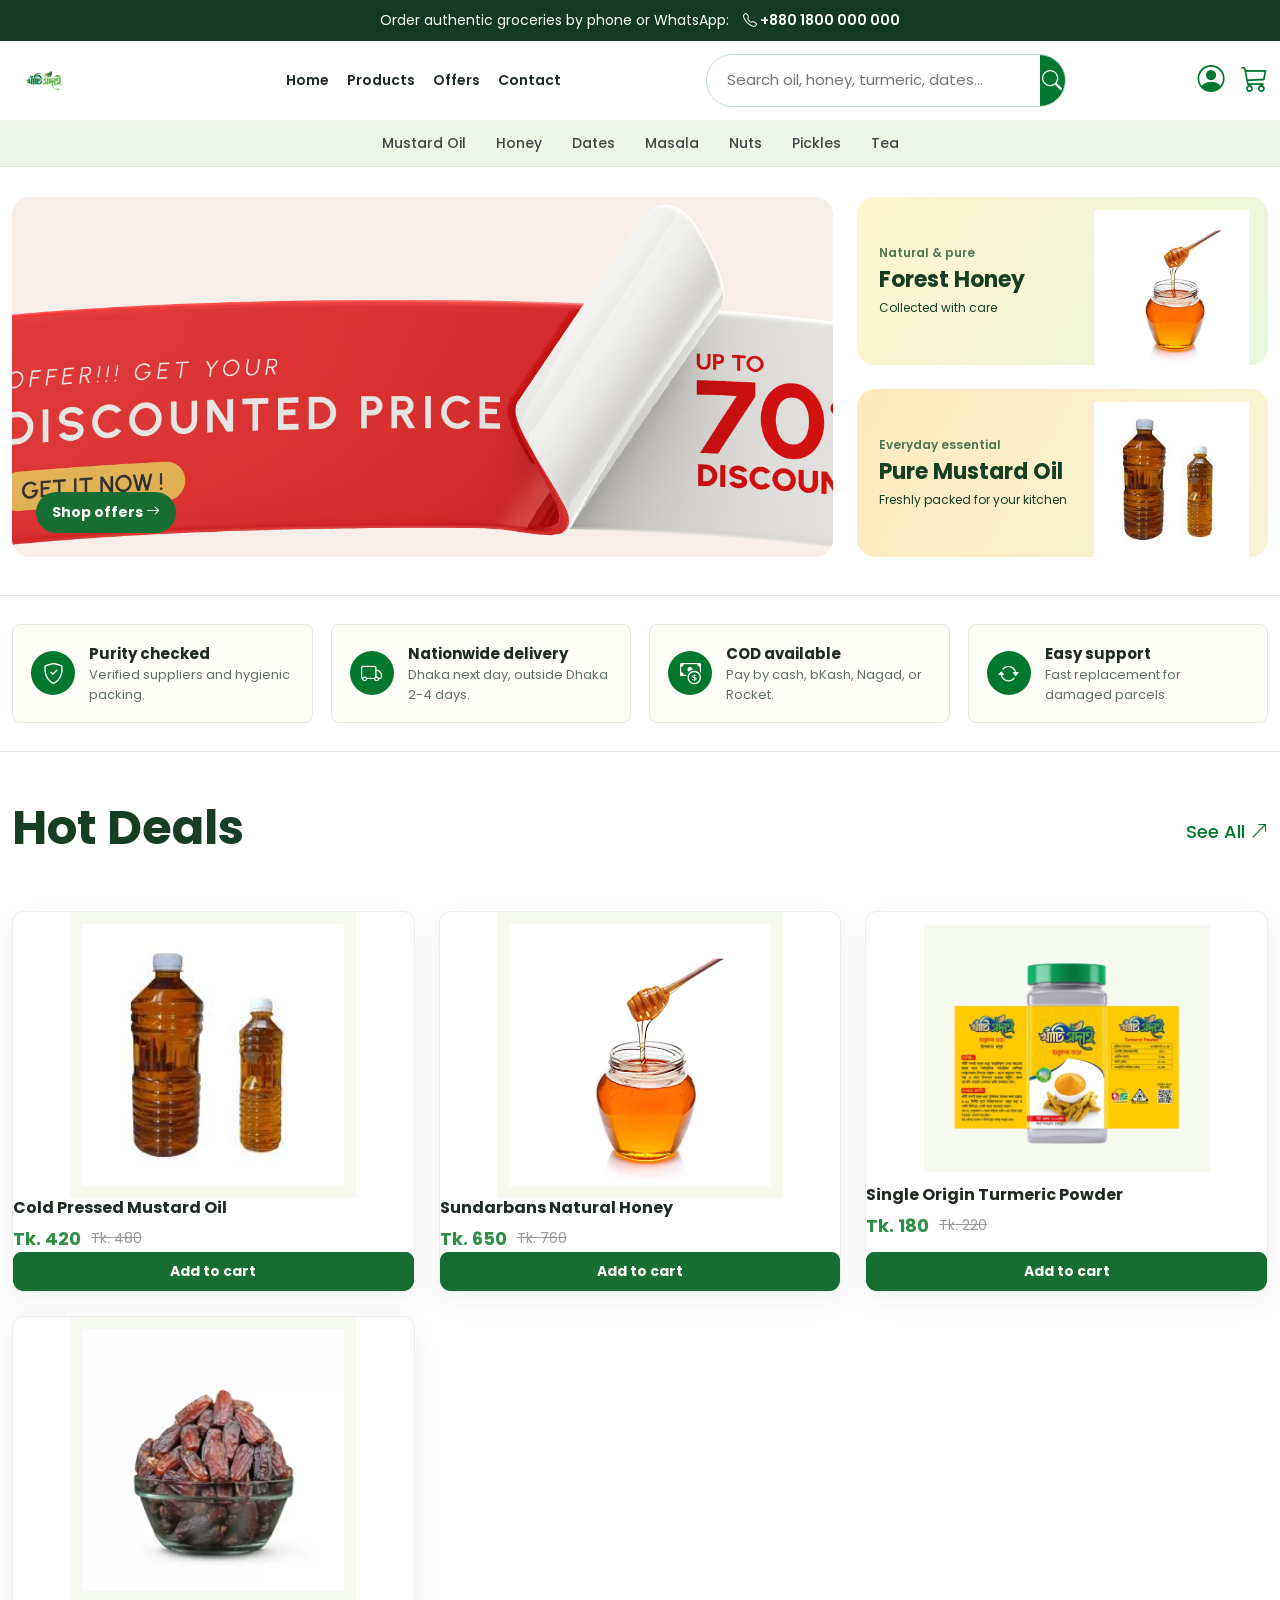
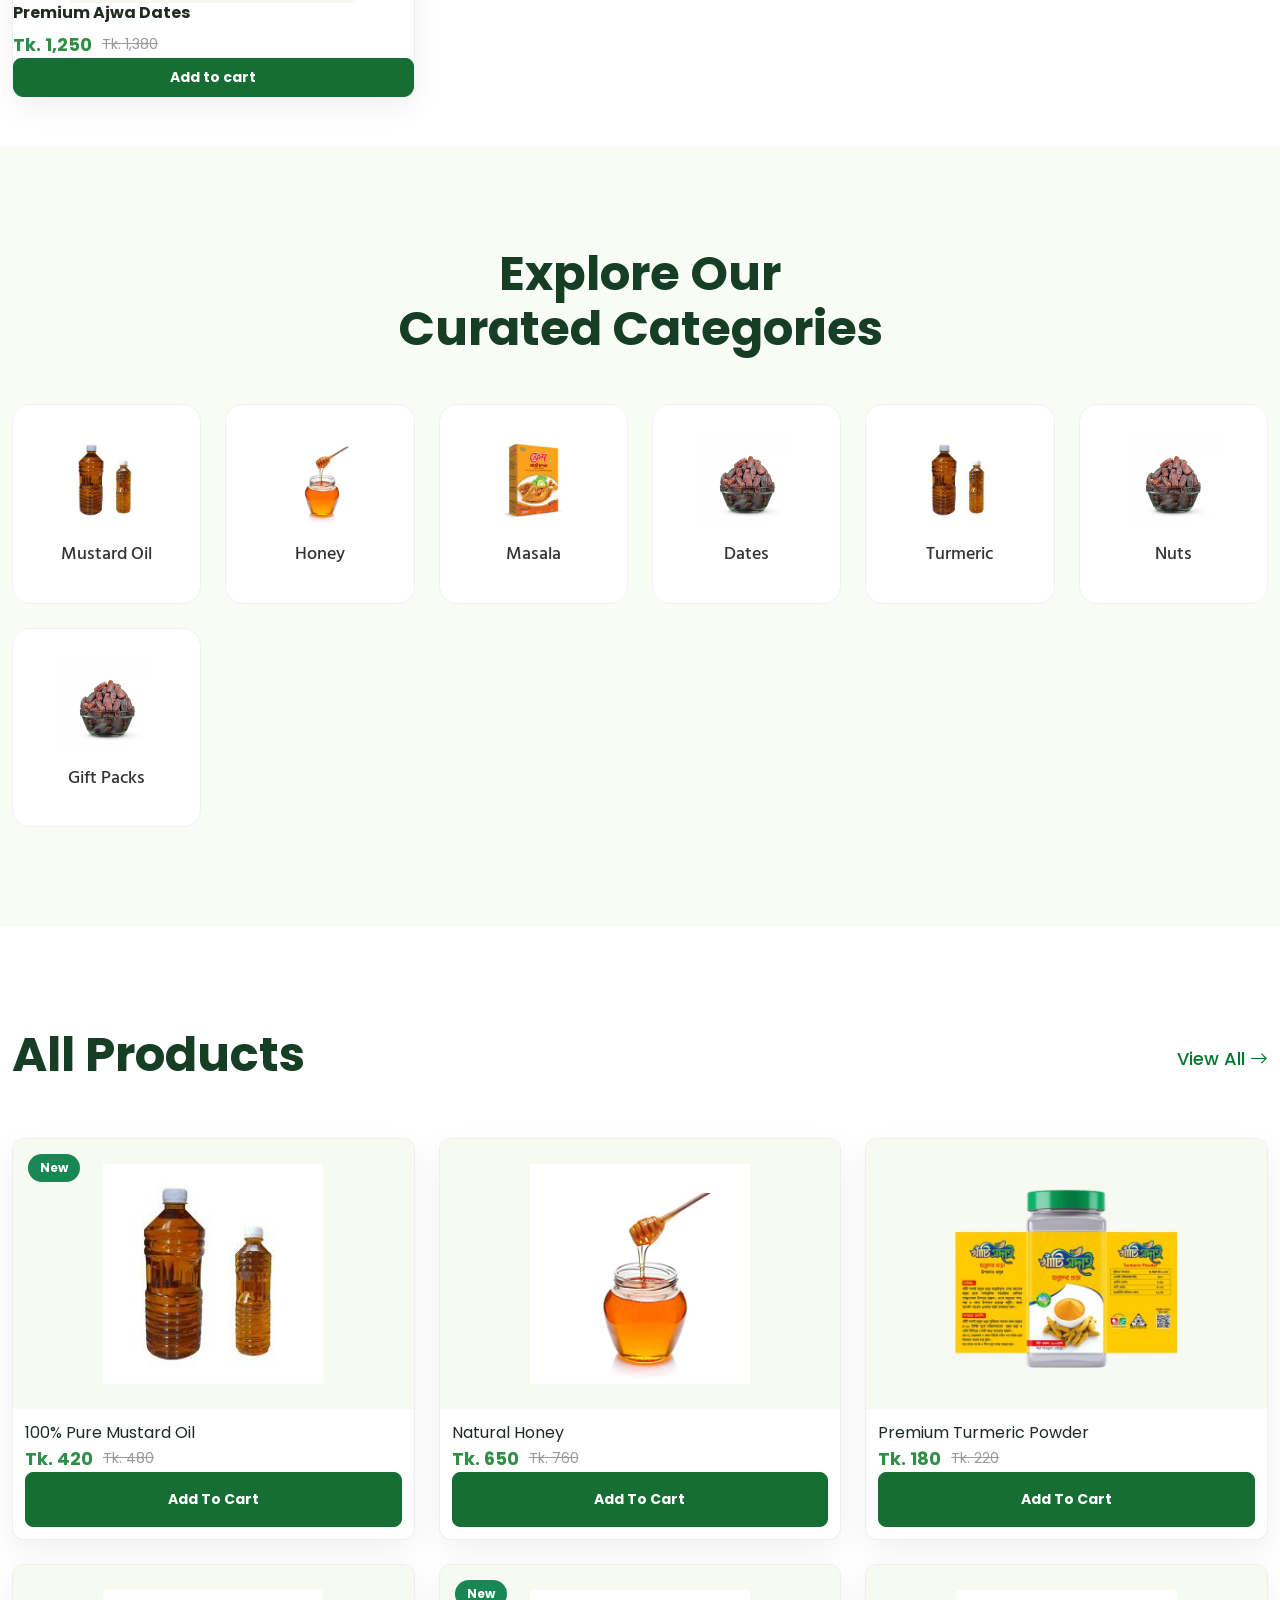
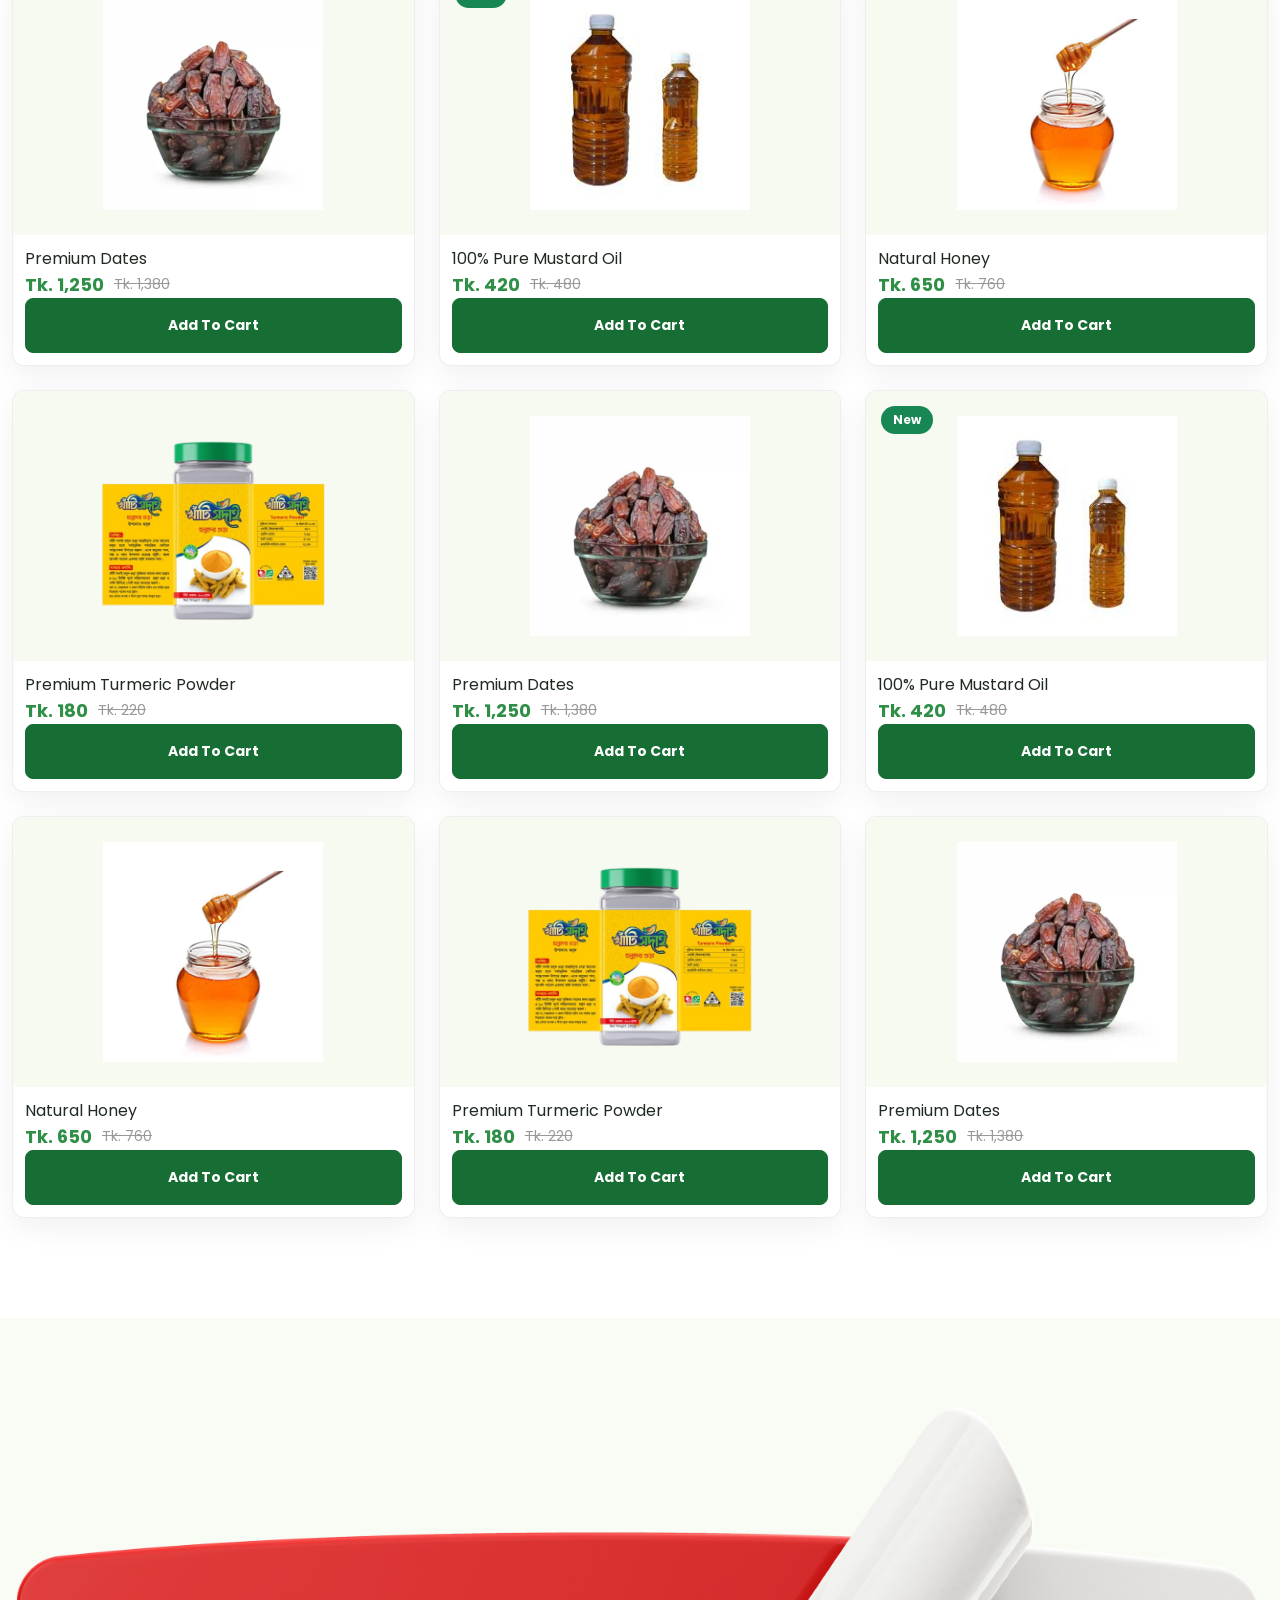
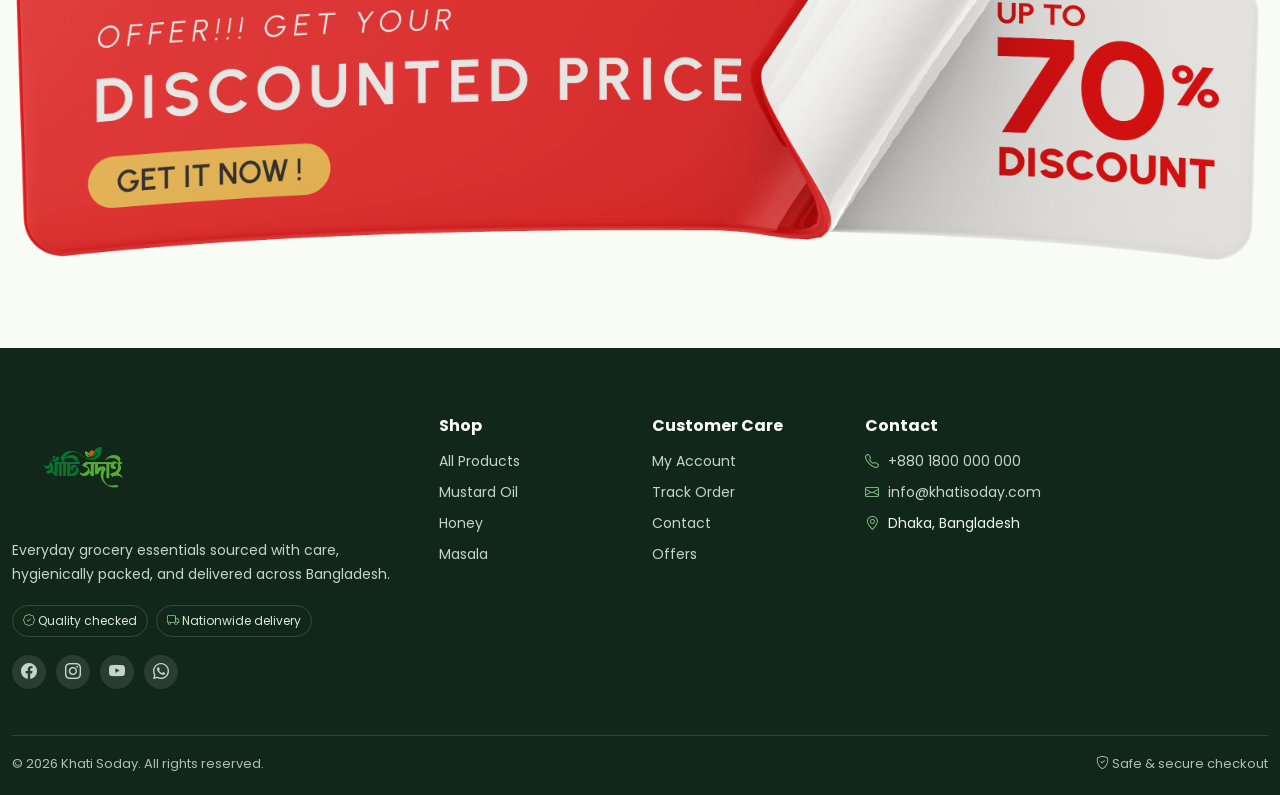
<file: index.html>
﻿<!DOCTYPE html>
<html lang="en">

<head>

    <!-- Meta -->

    <meta charset="UTF-8">

    <meta name="viewport" content="width=device-width, initial-scale=1.0">

    <title>Khati Soday</title>

    <!-- Google Fonts -->

    <link rel="preconnect" href="https://fonts.googleapis.com">

    <link rel="preconnect" href="https://fonts.gstatic.com" crossorigin>

    <link href="https://fonts.googleapis.com/css2?family=Poppins:wght@300;400;500;600;700&family=Hind+Siliguri:wght@400;500;600;700&display=swap" rel="stylesheet">

    <!-- Bootstrap -->

    <link href="https://cdn.jsdelivr.net/npm/bootstrap@5.3.3/dist/css/bootstrap.min.css" rel="stylesheet">

    <!-- Bootstrap Icons -->

    <link rel="stylesheet"
        href="https://cdn.jsdelivr.net/npm/bootstrap-icons@1.11.3/font/bootstrap-icons.min.css">

    <!-- CSS -->

    <link rel="stylesheet" href="css/style.css">

</head>

<body>
    <!--==========================
        Top Header
===========================-->

<section class="top-header">

    <div class="container">

        <p>

            আমাদের যে কোনো পণ্য অর্ডার করতে কল বা WhatsApp করুন:
            <span>

                <i class="bi bi-telephone"></i>

                +880 1800 000 000

            </span>

        </p>

</section>

<header class="main-header">

    <div class="container">

        <!-- Mobile Top Row -->
        <div class="mobile-top d-lg-none">

            <button class="navbar-toggler"
                    type="button"
                    data-bs-toggle="collapse"
                    data-bs-target="#menu">

                <span class="navbar-toggler-icon"></span>

            </button>

            <a href="index.html">

                <img src="images/logo.png"
                     class="logo"
                     alt="Khati Soday">

            </a>

        </div>

        <!-- Desktop Header -->
        <div class="row align-items-center desktop-header">

            <!-- Logo -->
            <div class="col-lg-2 d-none d-lg-block">

                <a href="index.html">
                    <img src="images/logo.png"
                         class="logo"
                         alt="Khati Soday">
                </a>

            </div>

            <!-- Search -->
            <div class="col-lg-6">

                <div class="search-box">

                    <input type="text"
                           placeholder="Enter your keywords...">

                    <button>

                        <i class="bi bi-search"></i>

                    </button>

                </div>

            </div>

            <!-- Account -->
            <div class="col-lg-4">

                <div class="header-right">

                    <a href="profile.html">

                        <i class="bi bi-person-circle"></i>

                        <div>

                            <small>Account</small>

                            <span>My Profile</span>

                        </div>

                    </a>

                    <a href="cart.html">

                        <i class="bi bi-cart3"></i>

                        <div>

                            <small>Cart (02)</small>

                            <span>Shopping Cart</span>

                        </div>

                    </a>

                </div>

            </div>

        </div>

    </div>

</header>

<nav class="navbar navbar-expand-lg navbar-light">

    <div class="container">

        <button class="navbar-toggler"
            data-bs-toggle="collapse"
            data-bs-target="#menu">

            <span class="navbar-toggler-icon"></span>

        </button>

        <div class="collapse navbar-collapse"
            id="menu">

            <ul class="navbar-nav mx-auto">

                <li class="nav-item">

                    <a class="nav-link active"
                        href="index.html">

                        Home

                    </a>

                </li>

                <li class="nav-item">

                    <a class="nav-link"
                        href="products.html">

                        SARISHA OIL (সরিষার তেল)

                    </a>

                </li>

                <li class="nav-item">

                    <a class="nav-link"
                        href="products.html">

                        HONEY (মধু)

                    </a>

                </li>

                <li class="nav-item">

                    <a class="nav-link"
                        href="products.html">

                        MASALA (মসলা)

                    </a>

                </li>

                <li class="nav-item">

                    <a class="nav-link"
                        href="products.html">

                        খেজুর

                    </a>

                </li>

            </ul><div class="header-right">

        </div>

    </div>

</nav>

<section class="hero marketplace-hero">

    <div class="container">

        <div class="marketplace-hero-grid">

            <a class="hero-main-promo" href="products.html#offers" aria-label="View current offers">
                <img src="images/offer-banner.png" alt="Discounted grocery offers">
                <span class="hero-promo-action">Shop offers <i class="bi bi-arrow-right"></i></span>
            </a>

            <div class="hero-side-promos">
                <a class="hero-side-promo hero-side-promo-honey" href="products.html#honey">
                    <div>
                        <span>Natural &amp; pure</span>
                        <strong>Forest Honey</strong>
                        <small>Collected with care</small>
                    </div>
                    <img src="images/products/honey.png" alt="Natural honey">
                </a>
                <a class="hero-side-promo hero-side-promo-oil" href="products.html#mustard-oil">
                    <div>
                        <span>Everyday essential</span>
                        <strong>Pure Mustard Oil</strong>
                        <small>Freshly packed for your kitchen</small>
                    </div>
                    <img src="images/products/oil.png" alt="Pure mustard oil">
                </a>
            </div>

        </div>

    </div>

</section>

<!-- ==========================================
            Hot Deals Start
=========================================== -->

<section class="hot-deals py-5">

    <div class="container">

        <!-- Section Heading -->

        <div class="d-flex justify-content-between align-items-center mb-5">

            <h2 class="section-title">

                Hot Deals

            </h2>

            <a href="products.html" class="see-all">

                See All

                <i class="bi bi-arrow-up-right"></i>

            </a>

        </div>

        <div class="row g-4 product-grid">

            <!-- Product 1 -->

            <div class="col-lg-4 col-4">

                <div class="product-card">

                    <img src="images/products/oil.png"
                        class="product-image"
                        alt="Mustard Oil">

                    <h6>

                        খাঁটি সরিষার তেল | Pure Mustard Oil

                    </h6>

                    <div class="price">

                        <span class="new-price">

                            Tk. 420

                        </span>

                        <span class="old-price">

                            Tk. 480

                        </span>

                    </div>

                    <a href="product-details.html"
                        class="btn add-cart-btn">

                        Add to cart

                    </a>

                </div>

            </div>

            <!-- Product 2 -->

            <div class="col-lg-4 col-4">

                <div class="product-card">

                    <img src="images/products/honey.png"
                        class="product-image"
                        alt="Honey">

                    <h6>

                        HONEY (মধু)

                    </h6>

                    <div class="price">

                        <span class="new-price">

                            Tk. 420

                        </span>

                        <span class="old-price">

                            Tk. 480

                        </span>

                    </div>

                    <a href="product-details.html"
                        class="btn add-cart-btn">

                        Add to cart

                    </a>

                </div>

            </div>

            <!-- Product 3 -->

            <div class="col-lg-4 col-4">

                <div class="product-card">

                    <img src="images/products/turmeric.png"
                        class="product-image"
                        alt="Turmeric">

                    <h6>

                        খাঁটি সাদাই হলুদের গুঁড়া

                    </h6>

                    <div class="price">

                        <span class="new-price">

                            Tk. 420

                        </span>

                        <span class="old-price">

                            Tk. 480

                        </span>

                    </div>

                    <a href="product-details.html"
                        class="btn add-cart-btn">

                        Add to cart

                    </a>

                </div>

            </div>

            <!-- Product 4 -->

            <div class="col-lg-4 col-4">

                <div class="product-card">

                    <img src="images/products/dates.png"
                        class="product-image"
                        alt="Dates">

                    <h6>

                        খেজুর

                    </h6>

                    <div class="price">

                        <span class="new-price">

                            Tk. 420

                        </span>

                        <span class="old-price">

                            Tk. 480

                        </span>

                    </div>

                    <a href="product-details.html"
                        class="btn add-cart-btn">

                        Add to cart

                    </a>

                </div>

            </div>

        </div>

    </div>

</section>

<!-- ==========================================
            Hot Deals End
=========================================== -->

<!-- ==========================================
            Categories Start
========================================== -->

<section class="categories">

    <div class="container">

        <div class="text-center mb-5">

            <h2 class="section-title">

                Explore Our <br>

                Curated Categories

            </h2>

        </div>

        <div class="row g-4">

            <!-- Category 1 -->

            <div class="col-lg-2 col-md-4 col-6">

                <a href="products.html" class="category-card">

                    <img src="images/categories/oil.png" alt="Oil">

                    <h5>সরিষার তেল</h5>

                </a>

            </div>

            <!-- Category 2 -->

            <div class="col-lg-2 col-md-4 col-6">

                <a href="products.html" class="category-card">

                    <img src="images/categories/honey.png" alt="Honey">

                    <h5>মধু</h5>

                </a>

            </div>

            <!-- Category 3 -->

            <div class="col-lg-2 col-md-4 col-6">

                <a href="products.html" class="category-card">

                    <img src="images/categories/masala.png" alt="Masala">

                    <h5>মসলা</h5>

                </a>

            </div>

            <!-- Category 4 -->

            <div class="col-lg-2 col-md-4 col-6">

                <a href="products.html" class="category-card">

                    <img src="images/categories/dates.png" alt="Dates">

                    <h5>খেজুর</h5>

                </a>

            </div>

            <!-- Category 5 -->

            <div class="col-lg-2 col-md-4 col-6">

                <a href="products.html" class="category-card">

                    <img src="images/categories/oil.png" alt="Oil">

                    <h5>সরিষার তেল</h5>

                </a>

            </div>

            <div class="col-lg-2 col-md-4 col-6">

                <a href="products.html" class="category-card">

                    <img src="images/categories/dates.png" alt="Dates">

                    <h5>খেজুর</h5>

                </a>

            </div>
            <div class="col-lg-2 col-md-4 col-6">

                <a href="products.html" class="category-card">

                    <img src="images/categories/dates.png" alt="Dates">

                    <h5>খেজুর</h5>

                </a>

            </div>

        </div>

    </div>

</section>

<!-- ==========================================
            Categories End
========================================== -->

<!-- ==========================================
            All Products Start
========================================== -->

<section class="all-products">

    <div class="container">

        <div class="d-flex justify-content-between align-items-center mb-5">

            <h2 class="section-title">

                All Products

            </h2>

            <a href="products.html" class="see-all">

                View All

                <i class="bi bi-arrow-right"></i>

            </a>

        </div>

        <div class="row g-4 product-grid">

            <!-- Product 1 -->

            <div class="col-lg-4 col-4">

                <div class="product-card">

                    <div class="product-img">

                        <span class="badge bg-success">

                            New

                        </span>

                        <img src="images/products/oil.png" alt="Oil">

                    </div>

                    <div class="product-content">

                            100% Pure Mustard Oil

                        <div class="price">

                            <span class="new-price">

                                Tk. 420

                            </span>

                            <span class="old-price">

                                Tk. 480

                            </span>

                        </div>

                        <a href="product-details.html"
                            class="btn btn-green w-100">

                            Add To Cart

                        </a>

                    </div>

                </div>

            </div>

            <!-- Product 2 -->

            <div class="col-lg-4 col-4">

                <div class="product-card">

                    <div class="product-img">

                        <img src="images/products/honey.png" alt="Honey">

                    </div>

                    <div class="product-content">

                            Natural Honey

                        <div class="price">

                            <span class="new-price">

                                Tk. 650

                            </span>

                            <span class="old-price">

                                Tk. 760

                            </span>

                        </div>

                        <a href="product-details.html"
                            class="btn btn-green w-100">

                            Add To Cart

                        </a>

                    </div>

                </div>

            </div>

            <!-- Product 3 -->

            <div class="col-lg-4 col-4">

                <div class="product-card">

                    <div class="product-img">

                        <img src="images/products/turmeric.png" alt="Turmeric">

                    </div>

                    <div class="product-content">

                            Premium Turmeric Powder

                    

                        <div class="price">

                            <span class="new-price">

                                Tk. 180

                            </span>

                            <span class="old-price">

                                Tk. 220

                            </span>

                        </div>

                        <a href="product-details.html"
                            class="btn btn-green w-100">

                            Add To Cart

                        </a>

                    </div>

                </div>

            </div>

            <!-- Product 4 -->

            <div class="col-lg-4 col-4">

                <div class="product-card">

                    <div class="product-img">

                        <img src="images/products/dates.png" alt="Dates">

                    </div>

                    <div class="product-content">

                            Premium Dates

                        <div class="price">

                            <span class="new-price">

                                Tk. 1,250

                            </span>

                            <span class="old-price">

                                Tk. 1,380

                            </span>

                        </div>

                        <a href="product-details.html"
                            class="btn btn-green w-100">

                            Add To Cart

                        </a>

                    </div>

                </div>

            </div>

            <!-- Product 1 -->

            <div class="col-lg-4 col-4">

                <div class="product-card">

                    <div class="product-img">

                        <span class="badge bg-success">

                            New

                        </span>

                        <img src="images/products/oil.png" alt="Oil">

                    </div>

                    <div class="product-content">

                            100% Pure Mustard Oil

                        <div class="price">

                            <span class="new-price">

                                Tk. 420

                            </span>

                            <span class="old-price">

                                Tk. 480

                            </span>

                        </div>

                        <a href="product-details.html"
                            class="btn btn-green w-100">

                            Add To Cart

                        </a>

                    </div>

                </div>

            </div>

            <!-- Product 2 -->

            <div class="col-lg-4 col-4">

                <div class="product-card">

                    <div class="product-img">

                        <img src="images/products/honey.png" alt="Honey">

                    </div>

                    <div class="product-content">

                            Natural Honey

                        <div class="price">

                            <span class="new-price">

                                Tk. 650

                            </span>

                            <span class="old-price">

                                Tk. 760

                            </span>

                        </div>

                        <a href="product-details.html"
                            class="btn btn-green w-100">

                            Add To Cart

                        </a>

                    </div>

                </div>

            </div>

            <!-- Product 3 -->

            <div class="col-lg-4 col-4">

                <div class="product-card">

                    <div class="product-img">

                        <img src="images/products/turmeric.png" alt="Turmeric">

                    </div>

                    <div class="product-content">

                            Premium Turmeric Powder


                        <div class="price">

                            <span class="new-price">

                                Tk. 180

                            </span>

                            <span class="old-price">

                                Tk. 220

                            </span>

                        </div>

                        <a href="product-details.html"
                            class="btn btn-green w-100">

                            Add To Cart

                        </a>

                    </div>

                </div>

            </div>

            <!-- Product 4 -->

            <div class="col-lg-4 col-4">

                <div class="product-card">

                    <div class="product-img">

                        <img src="images/products/dates.png" alt="Dates">

                    </div>

                    <div class="product-content">

                            Premium Dates

                        <div class="price">

                            <span class="new-price">

                                Tk. 1,250

                            </span>

                            <span class="old-price">

                                Tk. 1,380

                            </span>

                        </div>

                        <a href="product-details.html"
                            class="btn btn-green w-100">

                            Add To Cart

                        </a>

                    </div>

                </div>

            </div>

            <!-- Product 1 -->

            <div class="col-lg-4 col-4">

                <div class="product-card">

                    <div class="product-img">

                        <span class="badge bg-success">

                            New

                        </span>

                        <img src="images/products/oil.png" alt="Oil">

                    </div>

                    <div class="product-content">

                            100% Pure Mustard Oil

                        <div class="price">

                            <span class="new-price">

                                Tk. 420

                            </span>

                            <span class="old-price">

                                Tk. 480

                            </span>

                        </div>

                        <a href="product-details.html"
                            class="btn btn-green w-100">

                            Add To Cart

                        </a>

                    </div>

                </div>

            </div>

            <!-- Product 2 -->

            <div class="col-lg-4 col-4">

                <div class="product-card">

                    <div class="product-img">

                        <img src="images/products/honey.png" alt="Honey">

                    </div>

                    <div class="product-content">

                            Natural Honey

                    
                        <div class="price">

                            <span class="new-price">

                                Tk. 650

                            </span>

                            <span class="old-price">

                                Tk. 760

                            </span>

                        </div>

                        <a href="product-details.html"
                            class="btn btn-green w-100">

                            Add To Cart

                        </a>

                    </div>

                </div>

            </div>

            <!-- Product 3 -->

            <div class="col-lg-4 col-4">

                <div class="product-card">

                    <div class="product-img">

                        <img src="images/products/turmeric.png" alt="Turmeric">

                    </div>

                    <div class="product-content">

                            Premium Turmeric Powder

                        <div class="price">

                            <span class="new-price">

                                Tk. 180

                            </span>

                            <span class="old-price">

                                Tk. 220

                            </span>

                        </div>

                        <a href="product-details.html"
                            class="btn btn-green w-100">

                            Add To Cart

                        </a>

                    </div>

                </div>

            </div>

            <!-- Product 4 -->

            <div class="col-lg-4 col-4">

                <div class="product-card">

                    <div class="product-img">

                        <img src="images/products/dates.png" alt="Dates">

                    </div>

                    <div class="product-content">

                            Premium Dates


                        <div class="price">

                            <span class="new-price">

                                Tk. 1,250

                            </span>

                            <span class="old-price">

                                Tk. 1,380

                            </span>

                        </div>

                        <a href="product-details.html"
                            class="btn btn-green w-100">

                            Add To Cart

                        </a>

                    </div>

                </div>

            </div>

        </div>

    </div>

</section>

<!-- ==========================================
            All Products End
========================================== -->

<!-- ==========================================
            Offer Banner Start
========================================== -->

<section class="offer-banner">

    <div class="container">

        <div class="row align-items-center">
                <img src="images/offer-banner.png"
                    alt="Offer Banner"
                    class="img-fluid">

            </div>

        </div>

    </div>

</section>

<!-- ==========================================
            Offer Banner End
========================================== -->

<!-- ==========================================
                Footer Start
========================================== -->

<footer>

    <div class="container">

        <div class="row gy-5">

            <!-- Logo -->

            <div class="col-lg-4">

                <img src="images/logo.png"
                    class="footer-logo"
                    alt="Logo">

                <p>
                    Khati Soday delivers safe, healthy, and organic food across Bangladesh. From pure ghee and mustard oil to organic honey, dates, seeds, and nuts - every product is carefully sourced to ensure purity, freshness, and real health benefits.

                </p>

                <div class="social-icons">

                    <a href="#"><i class="bi bi-facebook"></i></a>

                    <a href="#"><i class="bi bi-instagram"></i></a>

                    <a href="#"><i class="bi bi-youtube"></i></a>

                    <a href="#"><i class="bi bi-whatsapp"></i></a>

                </div>

            </div>

             <!-- Contact -->

            <div class="col-lg-3">

                <h5>Contact</h5>

                <ul>

                    <li>

                        <i class="bi bi-telephone"></i>

                        +8801800 000 000

                    </li>

                    <li>

                        <i class="bi bi-envelope"></i>

                        info@khatisoday.com

                    </li>

                    <li>

                        <i class="bi bi-geo-alt"></i>

                        Dhaka, Bangladesh

                    </li>

                </ul>

            </div>

            <!-- Links -->

            <div class="col-6">

                <h5>Quick Links</h5>

                <ul>

                    <li><a href="index.html">Home</a></li>

                    <li><a href="products.html">Products</a></li>

                    <li><a href="#">About</a></li>

                    <li><a href="contact.html">Contact</a></li>

                </ul>

            </div>

            <!-- Categories -->

            <div class="col-6">

                <h5>Categories</h5>

                <ul>

                    <li><a href="#">Mustard Oil</a></li>

                    <li><a href="#">Honey</a></li>

                    <li><a href="#">Masala</a></li>

                    <li><a href="#">Dates</a></li>

                </ul>

            </div>

           

        </div>

        <hr>

        <div class="text-center">

            Copyright 2026 Khati Soday. All Rights Reserved.

        </div>

    </div>

</footer>

<button id="backToTop">

    <i class="bi bi-arrow-up"></i>

</button>

<script src="https://cdn.jsdelivr.net/npm/bootstrap@5.3.3/dist/js/bootstrap.bundle.min.js"></script>
<script src="js/script.js"></script>

</body>

</html>
</file>
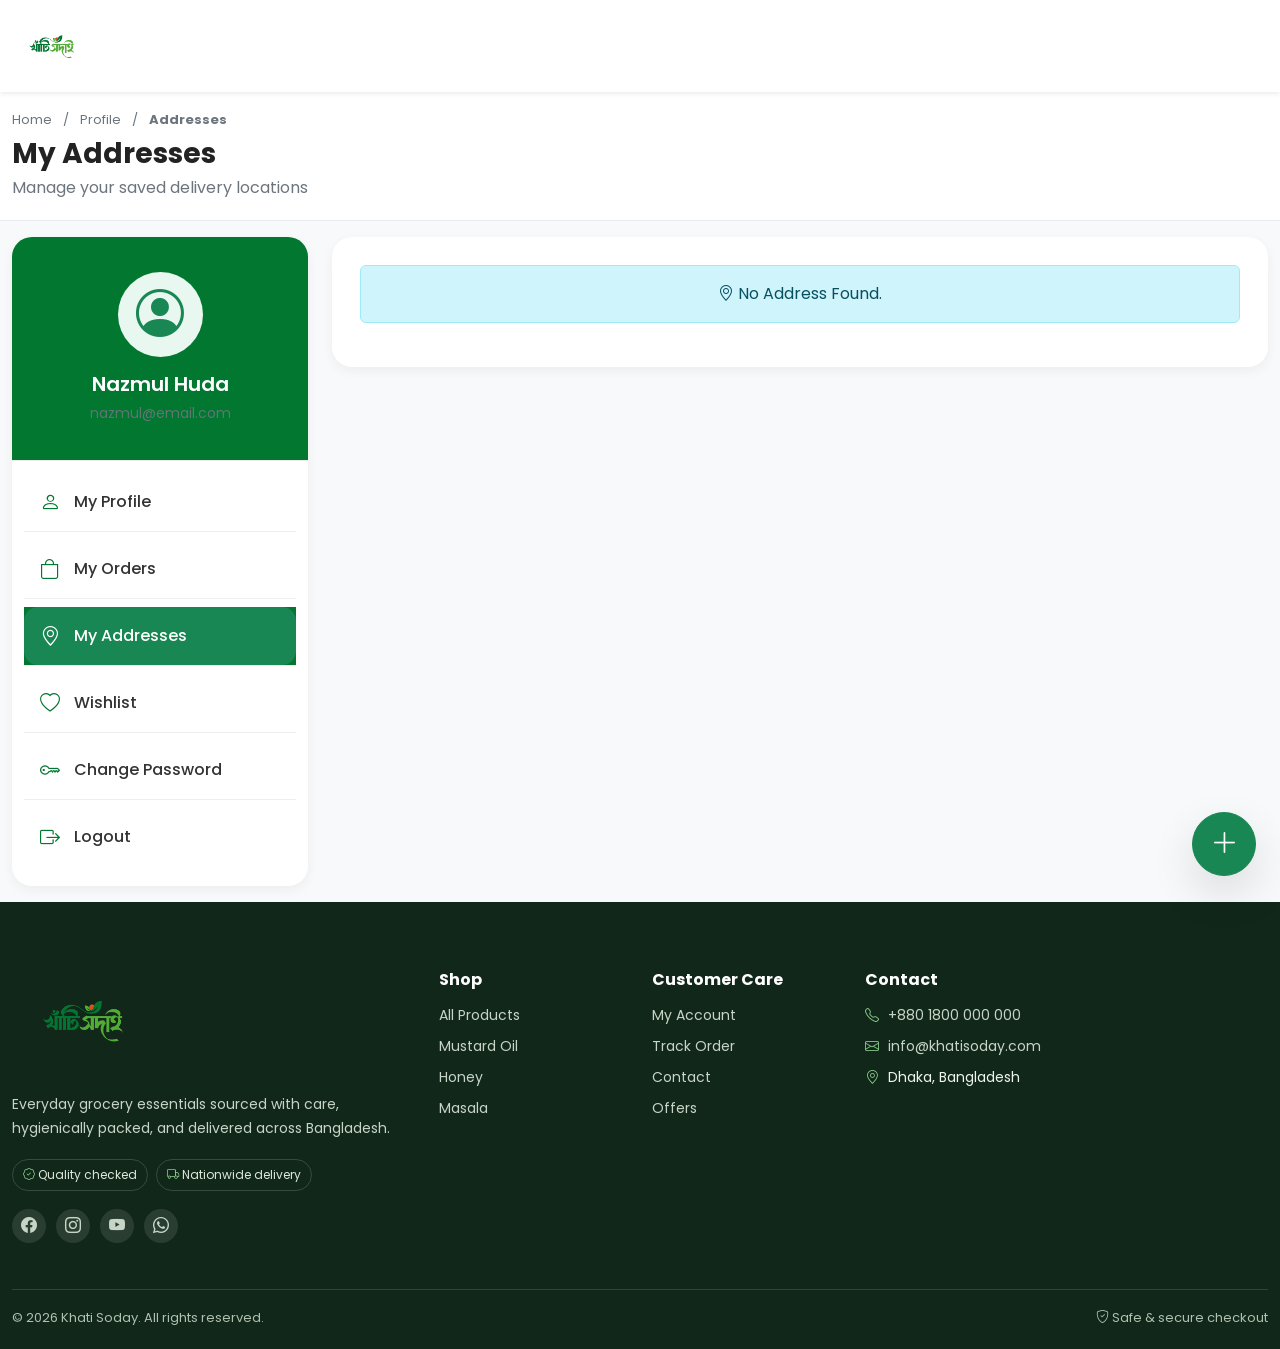
<file: address.html>
<!DOCTYPE html>
<html lang="en">

<head>

<meta charset="UTF-8">
<meta name="viewport"
      content="width=device-width, initial-scale=1.0">

<title>My Addresses | Khati Soday</title>

<link rel="preconnect"
      href="https://fonts.googleapis.com">

<link rel="preconnect"
      href="https://fonts.gstatic.com"
      crossorigin>

<link href="https://fonts.googleapis.com/css2?family=Poppins:wght@300;400;500;600;700&display=swap"
      rel="stylesheet">

<link href="https://cdn.jsdelivr.net/npm/bootstrap@5.3.3/dist/css/bootstrap.min.css"
      rel="stylesheet">

<link rel="stylesheet"
      href="https://cdn.jsdelivr.net/npm/bootstrap-icons@1.11.3/font/bootstrap-icons.min.css">

<link rel="stylesheet"
      href="css/style.css">

<link rel="stylesheet"
      href="css/address.css">

</head>

<body>

<!-- Header -->

<header class="sticky-top bg-white shadow-sm">

<div class="container">

<div class="d-flex align-items-center justify-content-between py-3">

<a href="index.html">

<img src="images/logo.png"
     class="logo"
     alt="Khati Soday">

</a>

<button
class="btn btn-light rounded-circle profile-menu-btn d-lg-none"
data-bs-toggle="offcanvas"
data-bs-target="#profileMenu">

    <i class="bi bi-list fs-4"></i>

</button>

</div>

</div>

</header>

<!-- Compact Breadcrumb -->

<section class="address-top">

<div class="container">

<nav class="small mb-2">

<a href="index.html">

Home

</a>

<span>/</span>

<a href="profile.html">

Profile

</a>

<span>/</span>

<strong>

Addresses

</strong>

</nav>

<div class="d-flex align-items-center justify-content-between">

<div>

<h2 class="page-title">

My Addresses

</h2>

<p>

Manage your saved delivery locations

</p>

</div>

</div>

</div>

</section>

<!-- Profile Section Starts -->

<section class="profile-section py-3">

    <div class="container">

        <div class="row g-4">

            <!-- Desktop Sidebar -->

            <div class="col-lg-3 d-none d-lg-block">

                <aside class="profile-sidebar">

                    <div class="profile-user">

                        <div class="avatar">

                            <i class="bi bi-person-circle"></i>

                        </div>

                        <h5>Nazmul Huda</h5>

                        <small>nazmul@email.com</small>

                    </div>

                    <ul class="profile-menu">

                        <li>
                            <a href="profile.html">
                                <i class="bi bi-person"></i>
                                My Profile
                            </a>
                        </li>

                        <li>
                            <a href="my-orders.html">
                                <i class="bi bi-bag"></i>
                                My Orders
                            </a>
                        </li>

                        <li class="active">
                            <a href="address.html">
                                <i class="bi bi-geo-alt"></i>
                                My Addresses
                            </a>
                        </li>

                        <li>
                            <a href="wishlist.html">
                                <i class="bi bi-heart"></i>
                                Wishlist
                            </a>
                        </li>

                        <li>
                            <a href="change-password.html">
                                <i class="bi bi-key"></i>
                                Change Password
                            </a>
                        </li>

                        <li>
                            <a href="login.html">
                                <i class="bi bi-box-arrow-right"></i>
                                Logout
                            </a>
                        </li>

                    </ul>

                </aside>

            </div>

            <!-- Content -->

            <div class="col-lg-9">

                <div class="address-wrapper">

                

                    <!-- Address List -->

                    <div

                        id="addressList"

                        class="row gy-3">

                        <!-- JS Creates Cards -->

                    </div>

                </div>

            </div>

        </div>

    </div>

</section>

<!-- Floating Add Button -->

<button

class="btn btn-success add-address-fab"

data-bs-toggle="modal"

data-bs-target="#addressModal"

title="Add Address">

<i class="bi bi-plus-lg"></i>

</button>


<!-- Address Modal -->
 <!-- =====================================
Address Modal
====================================== -->

<div class="modal fade"
     id="addressModal"
     tabindex="-1"
     aria-labelledby="addressModalLabel"
     aria-hidden="true">

    <div class="modal-dialog modal-dialog-centered">

        <div class="modal-content border-0 rounded-4 shadow">

            <!-- Header -->

            <div class="modal-header">

                <div>

                    <h5 class="modal-title fw-bold"
                        id="addressModalLabel">

                        <i class="bi bi-geo-alt-fill text-success me-2"></i>

                        Add New Address

                    </h5>

                    <small class="text-muted">

                        Save your delivery location

                    </small>

                </div>

                <button

                    type="button"

                    class="btn-close"

                    data-bs-dismiss="modal">

                </button>

            </div>

            <!-- Body -->

            <div class="modal-body">

                <form id="addressForm">

                    <!-- Name -->

                    <div class="mb-3">

                        <label class="form-label">

                            Full Name

                        </label>

                        <input

                            type="text"

                            class="form-control form-control-lg"

                            name="name"

                            placeholder="Enter your full name"

                            required>

                    </div>

                    <!-- Phone -->

                    <div class="mb-3">

                        <label class="form-label">

                            Phone Number

                        </label>

                        <input

                            type="tel"

                            class="form-control form-control-lg"

                            name="phone"

                            placeholder="01XXXXXXXXX"

                            required>

                    </div>

                    <!-- Division -->

                    <div class="mb-3">

                        <label class="form-label">

                            Division

                        </label>

                        <select

                            class="form-select form-select-lg"

                            name="division">

                            <option value="Dhaka">Dhaka</option>
                            <option value="Chattogram">Chattogram</option>
                            <option value="Rajshahi">Rajshahi</option>
                            <option value="Khulna">Khulna</option>
                            <option value="Barishal">Barishal</option>
                            <option value="Sylhet">Sylhet</option>
                            <option value="Rangpur">Rangpur</option>
                            <option value="Mymensingh">Mymensingh</option>

                        </select>

                    </div>

                    <!-- Address Type -->

                    <div class="mb-3">

                        <label class="form-label">

                            Address Type

                        </label>

                        <select

                            class="form-select form-select-lg"

                            name="label">

                            <option value="Home">

                                🏠 Home

                            </option>

                            <option value="Office">

                                🏢 Office

                            </option>

                            <option value="Other">

                                📍 Other

                            </option>

                        </select>

                    </div>

                    <!-- Address -->

                    <div class="mb-3">

                        <label class="form-label">

                            Full Address

                        </label>

                        <textarea

                            class="form-control"

                            rows="4"

                            name="address"

                            placeholder="House, Road, Area, Police Station..."

                            required></textarea>

                    </div>

                    <!-- Default -->

                    <div class="form-check form-switch mb-4">

                        <input

                            class="form-check-input"

                            type="checkbox"

                            id="defaultAddress"

                            name="default">

                        <label

                            class="form-check-label"

                            for="defaultAddress">

                            Set as Default Address

                        </label>

                    </div>

                    <!-- Save -->

                    <button

                        type="submit"

                        class="btn btn-success w-100 py-3 rounded-3">

                        <i class="bi bi-check-circle-fill me-2"></i>

                        Save Address

                    </button>

                </form>

            </div>

        </div>

    </div>

</div>

<!-- Mobile Offcanvas Starts -->
 <!-- =====================================
Mobile Account Menu
====================================== -->

<div class="offcanvas offcanvas-start"
     tabindex="-1"
     id="profileMenu">

    <div class="offcanvas-header border-bottom">

        <h5 class="fw-bold mb-0">

            <i class="bi bi-person-circle me-2 text-success"></i>

            My Account

        </h5>

        <button

            type="button"

            class="btn-close"

            data-bs-dismiss="offcanvas">

        </button>

    </div>

    <div class="offcanvas-body p-0">

        <div class="profile-user-mobile text-center py-4">

            <i class="bi bi-person-circle display-3 text-success"></i>

            <h5 class="mt-3 mb-1">

                Nazmul Huda

            </h5>

            <small class="text-muted">

                nazmul@email.com

            </small>

        </div>

        <div class="list-group list-group-flush">

            <a href="profile.html"
               class="list-group-item list-group-item-action">

                <i class="bi bi-person me-3"></i>

                My Profile

            </a>

            <a href="my-orders.html"
               class="list-group-item list-group-item-action">

                <i class="bi bi-bag me-3"></i>

                My Orders

            </a>

            <a href="address.html"
               class="list-group-item list-group-item-action active">

                <i class="bi bi-geo-alt me-3"></i>

                My Addresses

            </a>

            <a href="wishlist.html"
               class="list-group-item list-group-item-action">

                <i class="bi bi-heart me-3"></i>

                Wishlist

            </a>

            <a href="change-password.html"
               class="list-group-item list-group-item-action">

                <i class="bi bi-key me-3"></i>

                Change Password

            </a>

            <a href="login.html"
               class="list-group-item list-group-item-action text-danger">

                <i class="bi bi-box-arrow-right me-3"></i>

                Logout

            </a>

        </div>

    </div>

</div>

<!-- =====================================
Footer
====================================== -->

<footer class="footer py-5 mt-5">

    <div class="container">

        <div class="row g-4">

            <div class="col-lg-4">

                <img src="images/logo.png"
                     class="footer-logo mb-3"
                     alt="Logo">

                <p class="text-muted">

                    Khati Soday delivers fresh, authentic
                    and organic products across Bangladesh.

                </p>

            </div>

            <div class="col-lg-2 col-6">

                <h6 class="fw-bold">

                    Quick Links

                </h6>

                <ul class="list-unstyled">

                    <li><a href="index.html">Home</a></li>

                    <li><a href="products.html">Products</a></li>

                    <li><a href="about.html">About</a></li>

                    <li><a href="contact.html">Contact</a></li>

                </ul>

            </div>

            <div class="col-lg-3 col-6">

                <h6 class="fw-bold">

                    Contact

                </h6>

                <p>

                    <i class="bi bi-telephone"></i>

                    +8801800000000

                </p>

                <p>

                    <i class="bi bi-envelope"></i>

                    info@khatisoday.com

                </p>

            </div>

            <div class="col-lg-3">

                <h6 class="fw-bold">

                    Follow Us

                </h6>

                <div class="d-flex gap-3">

                    <a href="#"><i class="bi bi-facebook fs-4"></i></a>

                    <a href="#"><i class="bi bi-instagram fs-4"></i></a>

                    <a href="#"><i class="bi bi-youtube fs-4"></i></a>

                    <a href="#"><i class="bi bi-whatsapp fs-4"></i></a>

                </div>

            </div>

        </div>

        <hr>

        <div class="text-center text-muted">

            © 2026 Khati Soday. All Rights Reserved.

        </div>

    </div>

</footer>

<!-- Floating Back To Top -->

<button id="backToTop"
        class="btn btn-success rounded-circle">

    <i class="bi bi-arrow-up"></i>

</button>

<!-- Bootstrap -->

<script src="https://cdn.jsdelivr.net/npm/bootstrap@5.3.3/dist/js/bootstrap.bundle.min.js"></script>

<!-- Main Script -->

<script src="js/script.js"></script>

<!-- Address Script -->

<script src="js/address.js"></script>

</body>

</html>
</file>
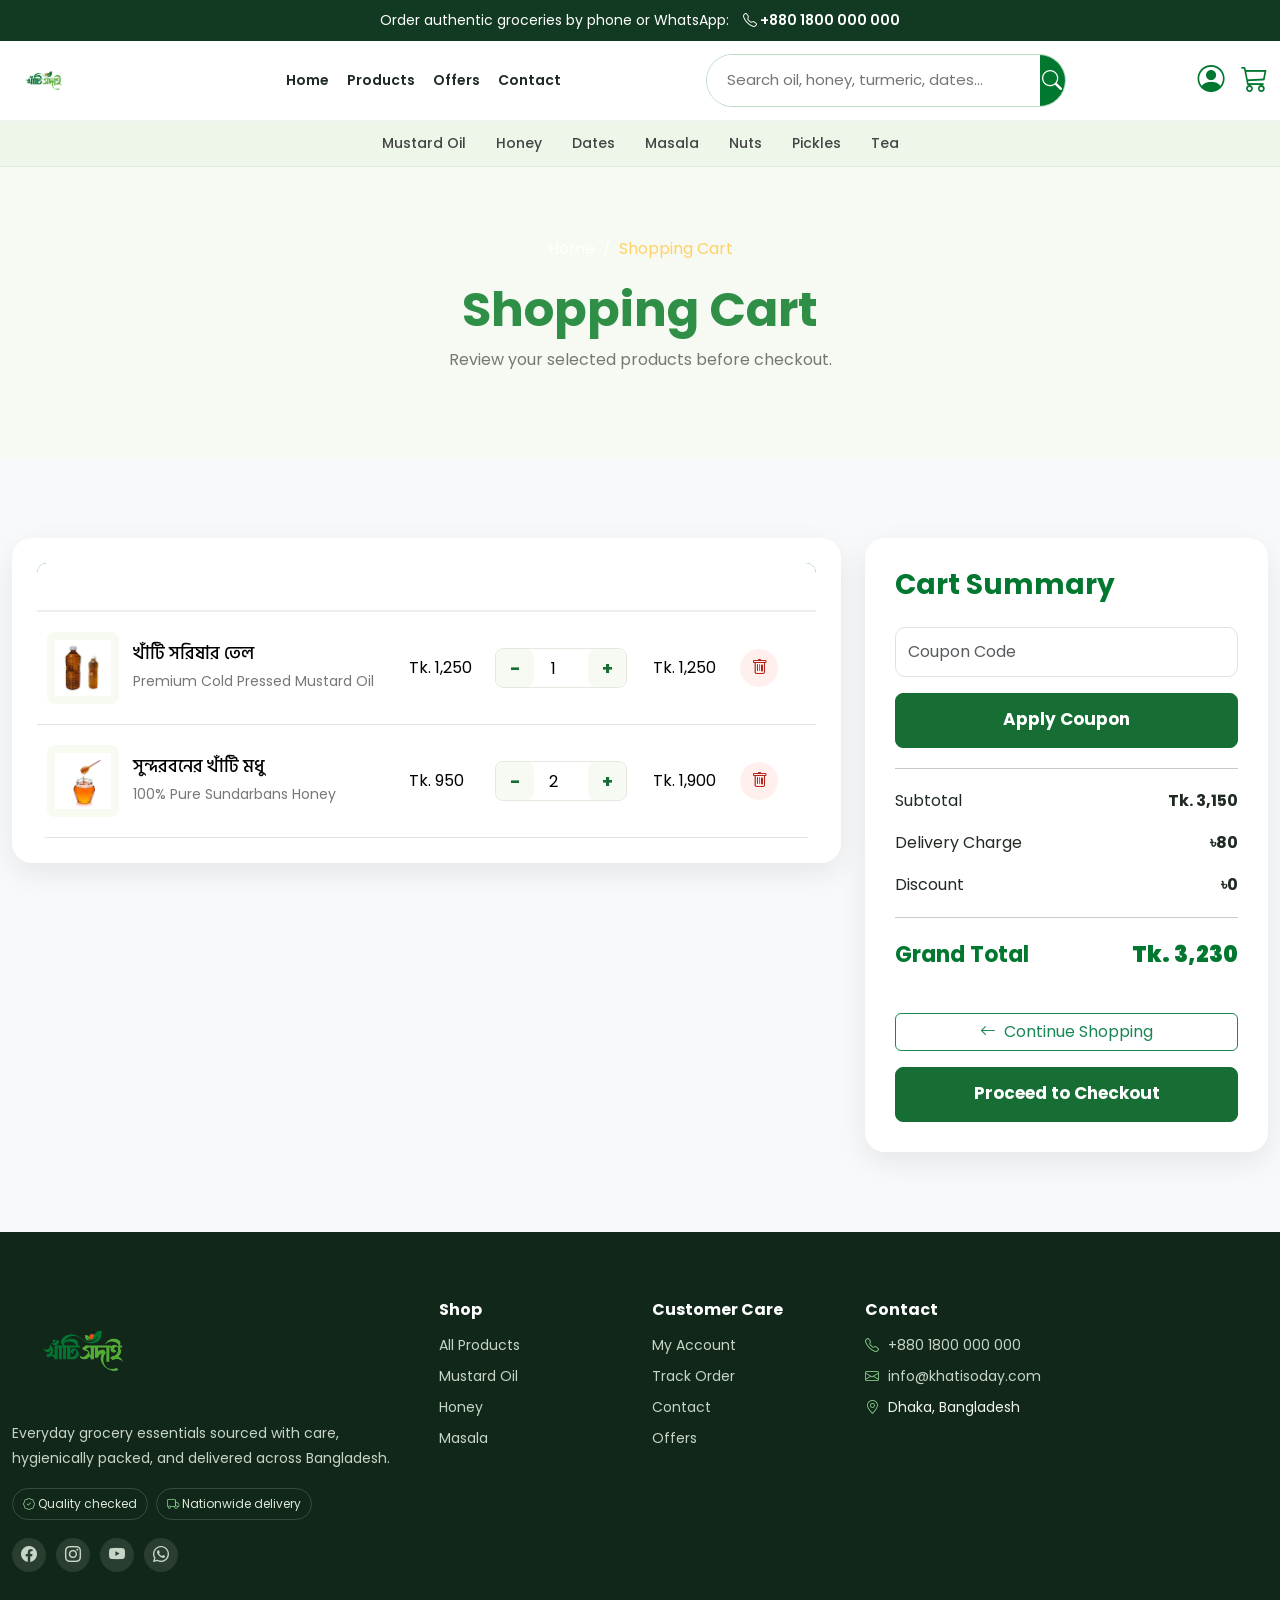
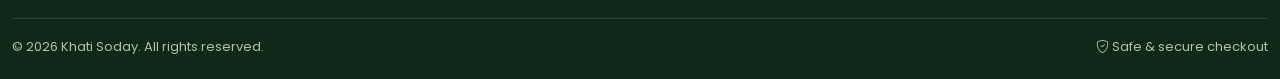
<file: cart.html>
<!DOCTYPE html>
<html lang="en">

<head>

    <!-- Meta -->

    <meta charset="UTF-8">

    <meta name="viewport"
          content="width=device-width, initial-scale=1.0">

    <title>Shopping Cart | Khati Soday</title>

    <!-- Google Fonts -->

    <link rel="preconnect"
          href="https://fonts.googleapis.com">

    <link rel="preconnect"
          href="https://fonts.gstatic.com"
          crossorigin>

    <link href="https://fonts.googleapis.com/css2?family=Poppins:wght@300;400;500;600;700&family=Hind+Siliguri:wght@400;500;600;700&display=swap"
          rel="stylesheet">

    <!-- Bootstrap -->

    <link href="https://cdn.jsdelivr.net/npm/bootstrap@5.3.3/dist/css/bootstrap.min.css"
          rel="stylesheet">

    <!-- Bootstrap Icons -->

    <link rel="stylesheet"
          href="https://cdn.jsdelivr.net/npm/bootstrap-icons@1.11.3/font/bootstrap-icons.min.css">

    <!-- Custom CSS -->

    <link rel="stylesheet"
          href="css/style.css">

</head>

<body>

<!-- Top Header -->

<section class="top-header">

    <div class="container">

        <p>

            আমাদের যে কোন পণ্য অর্ডার করতে কল বা WhatsApp করুন:

            <span>

                <i class="bi bi-telephone"></i>

                +880 1800 000 000

            </span>

        </p>

    </div>

</section>

<!-- Main Header -->

<header class="main-header">

    <div class="container">

        <!-- Mobile Top Row -->
        <div class="mobile-top d-lg-none">

            <button class="navbar-toggler"
                    type="button"
                    data-bs-toggle="collapse"
                    data-bs-target="#menu">

                <span class="navbar-toggler-icon"></span>

            </button>

            <a href="index.html">

                <img src="images/logo.png"
                     class="logo"
                     alt="Khati Soday">

            </a>

        </div>

        <!-- Desktop Header -->
        <div class="row align-items-center desktop-header">

            <!-- Logo -->
            <div class="col-lg-2 d-none d-lg-block">

                <a href="index.html">
                    <img src="images/logo.png"
                         class="logo"
                         alt="Khati Soday">
                </a>

            </div>

            <!-- Search -->
            <div class="col-lg-6">

                <div class="search-box">

                    <input type="text"
                           placeholder="Enter your keywords...">

                    <button>

                        <i class="bi bi-search"></i>

                    </button>

                </div>

            </div>

            <!-- Account -->
            <div class="col-lg-4">

                <div class="header-right">

                    <a href="profile.html">

                        <i class="bi bi-person-circle"></i>

                        <div>

                            <small>Account</small>

                            <span>Login / Register</span>

                        </div>

                    </a>

                    <a href="cart.html">

                        <i class="bi bi-cart3"></i>

                        <div>

                            <small>Cart (02)</small>

                            <span>Shopping Cart</span>

                        </div>

                    </a>

                </div>

            </div>

        </div>

    </div>

</header>

<!-- Navbar -->

<nav class="navbar navbar-expand-lg navbar-light">

    <div class="container">

        <button class="navbar-toggler"
            data-bs-toggle="collapse"
            data-bs-target="#menu">

            <span class="navbar-toggler-icon"></span>

        </button>

        <div class="collapse navbar-collapse"
            id="menu">

            <ul class="navbar-nav mx-auto">

                <li class="nav-item">

                    <a class="nav-link active"
                        href="index.html">

                        Home

                    </a>

                </li>

                <li class="nav-item">

                    <a class="nav-link"
                        href="products.html">

                        SARISHA OIL (সরিষার তেল)

                    </a>

                </li>

                <li class="nav-item">

                    <a class="nav-link"
                        href="products.html">

                        HONEY (মধু)

                    </a>

                </li>

                <li class="nav-item">

                    <a class="nav-link"
                        href="products.html">

                        MASALA (মসলা)

                    </a>

                </li>

                <li class="nav-item">

                    <a class="nav-link"
                        href="products.html">

                        খেজুর

                    </a>

                </li>

            </ul>

        </div>

    </div>

</nav>

<!--=====================================
            Cart Banner
======================================-->

<section class="page-banner">

    <div class="container">

        <div class="banner-content">

            <nav aria-label="breadcrumb">

                <ol class="breadcrumb justify-content-center">

                    <li class="breadcrumb-item">

                        <a href="index.html">

                            Home

                        </a>

                    </li>

                    <li class="breadcrumb-item active">

                        Shopping Cart

                    </li>

                </ol>

            </nav>

            <h1>

                Shopping Cart

            </h1>

            <p>

                Review your selected products before checkout.

            </p>

        </div>

    </div>

</section>

<!--=====================================
            Shopping Cart
======================================-->

<section class="cart-section">

    <div class="container">

        <div class="row">

            <!-- Cart Table -->

            <div class="col-lg-8">

                <div class="cart-table">

                    <table class="table align-middle">

                        <thead>

                            <tr>

                                <th>Product</th>

                                <th>Price</th>

                                <th>Quantity</th>

                                <th>Total</th>

                                <th>Remove</th>

                            </tr>

                        </thead>

                        <tbody>

                            <!--====================
                                    Product 1
                            ====================-->

                            <tr>

                                <td>

                                    <div class="cart-product">

                                        <img src="images/products/oil.png"
                                             alt="Mustard Oil">

                                        <div>

                                            <h5>

                                                খাঁটি সরিষার তেল

                                            </h5>

                                            <small>

                                                Premium Cold Pressed Mustard Oil

                                            </small>

                                        </div>

                                    </div>

                                </td>

                                <td>

                                    ৳1250

                                </td>

                                <td>

                                    <div class="quantity-box">

                                        <button class="qty-btn">

                                            -

                                        </button>

                                        <input type="text"
                                               value="1">

                                        <button class="qty-btn">

                                            +

                                        </button>

                                    </div>

                                </td>

                                <td>

                                    ৳1250

                                </td>

                                <td>

                                    <button class="remove-btn">

                                        <i class="bi bi-trash"></i>

                                    </button>

                                </td>

                            </tr>

                            <!--====================
                                    Product 2
                            ====================-->

                            <tr>

                                <td>

                                    <div class="cart-product">

                                        <img src="images/products/honey.png"
                                             alt="Honey">

                                        <div>

                                            <h5>

                                                সুন্দরবনের খাঁটি মধু

                                            </h5>

                                            <small>

                                                100% Pure Sundarbans Honey

                                            </small>

                                        </div>

                                    </div>

                                </td>

                                <td>

                                    ৳950

                                </td>

                                <td>

                                    <div class="quantity-box">

                                        <button class="qty-btn">

                                            -

                                        </button>

                                        <input type="text"
                                               value="2">

                                        <button class="qty-btn">

                                            +

                                        </button>

                                    </div>

                                </td>

                                <td>

                                    ৳1900

                                </td>

                                <td>

                                    <button class="remove-btn">

                                        <i class="bi bi-trash"></i>

                                    </button>

                                </td>

                            </tr>

                        </tbody>

                    </table>

                </div>

            </div>

            <!--=====================================
            Cart Summary
======================================-->

<div class="col-lg-4">

    <div class="cart-summary">

        <h3>

            Cart Summary

        </h3>

        <!-- Coupon -->

        <div class="coupon-box">

            <input type="text"
                   class="form-control"
                   placeholder="Coupon Code">

            <button class="btn btn-green w-100 mt-3">

                Apply Coupon

            </button>

        </div>

        <hr>

        <!-- Price Details -->

        <div class="summary-item">

            <span>

                Subtotal

            </span>

            <strong id="subtotal">

                ৳3150

            </strong>

        </div>

        <div class="summary-item">

            <span>

                Delivery Charge

            </span>

            <strong>

                ৳80

            </strong>

        </div>

        <div class="summary-item">

            <span>

                Discount

            </span>

            <strong>

                ৳0

            </strong>

        </div>

        <hr>

        <div class="summary-item total">

            <span>

                Grand Total

            </span>

            <strong id="grand-total">

                ৳3230

            </strong>

        </div>

        <!-- Buttons -->

        <a href="products.html"
           class="btn btn-outline-success w-100 mt-4">

            <i class="bi bi-arrow-left"></i>

            Continue Shopping

        </a>

        <a href="checkout.html"
           class="btn btn-green w-100 mt-3">

            Proceed to Checkout

        </a>

    </div>

</div>

</div>

</div>

</section>

<button id="backToTop">
    <i class="bi bi-arrow-up"></i>
</button>

<script src="https://cdn.jsdelivr.net/npm/bootstrap@5.3.3/dist/js/bootstrap.bundle.min.js"></script>
<script src="js/script.js"></script>

</body>

</html>
</file>
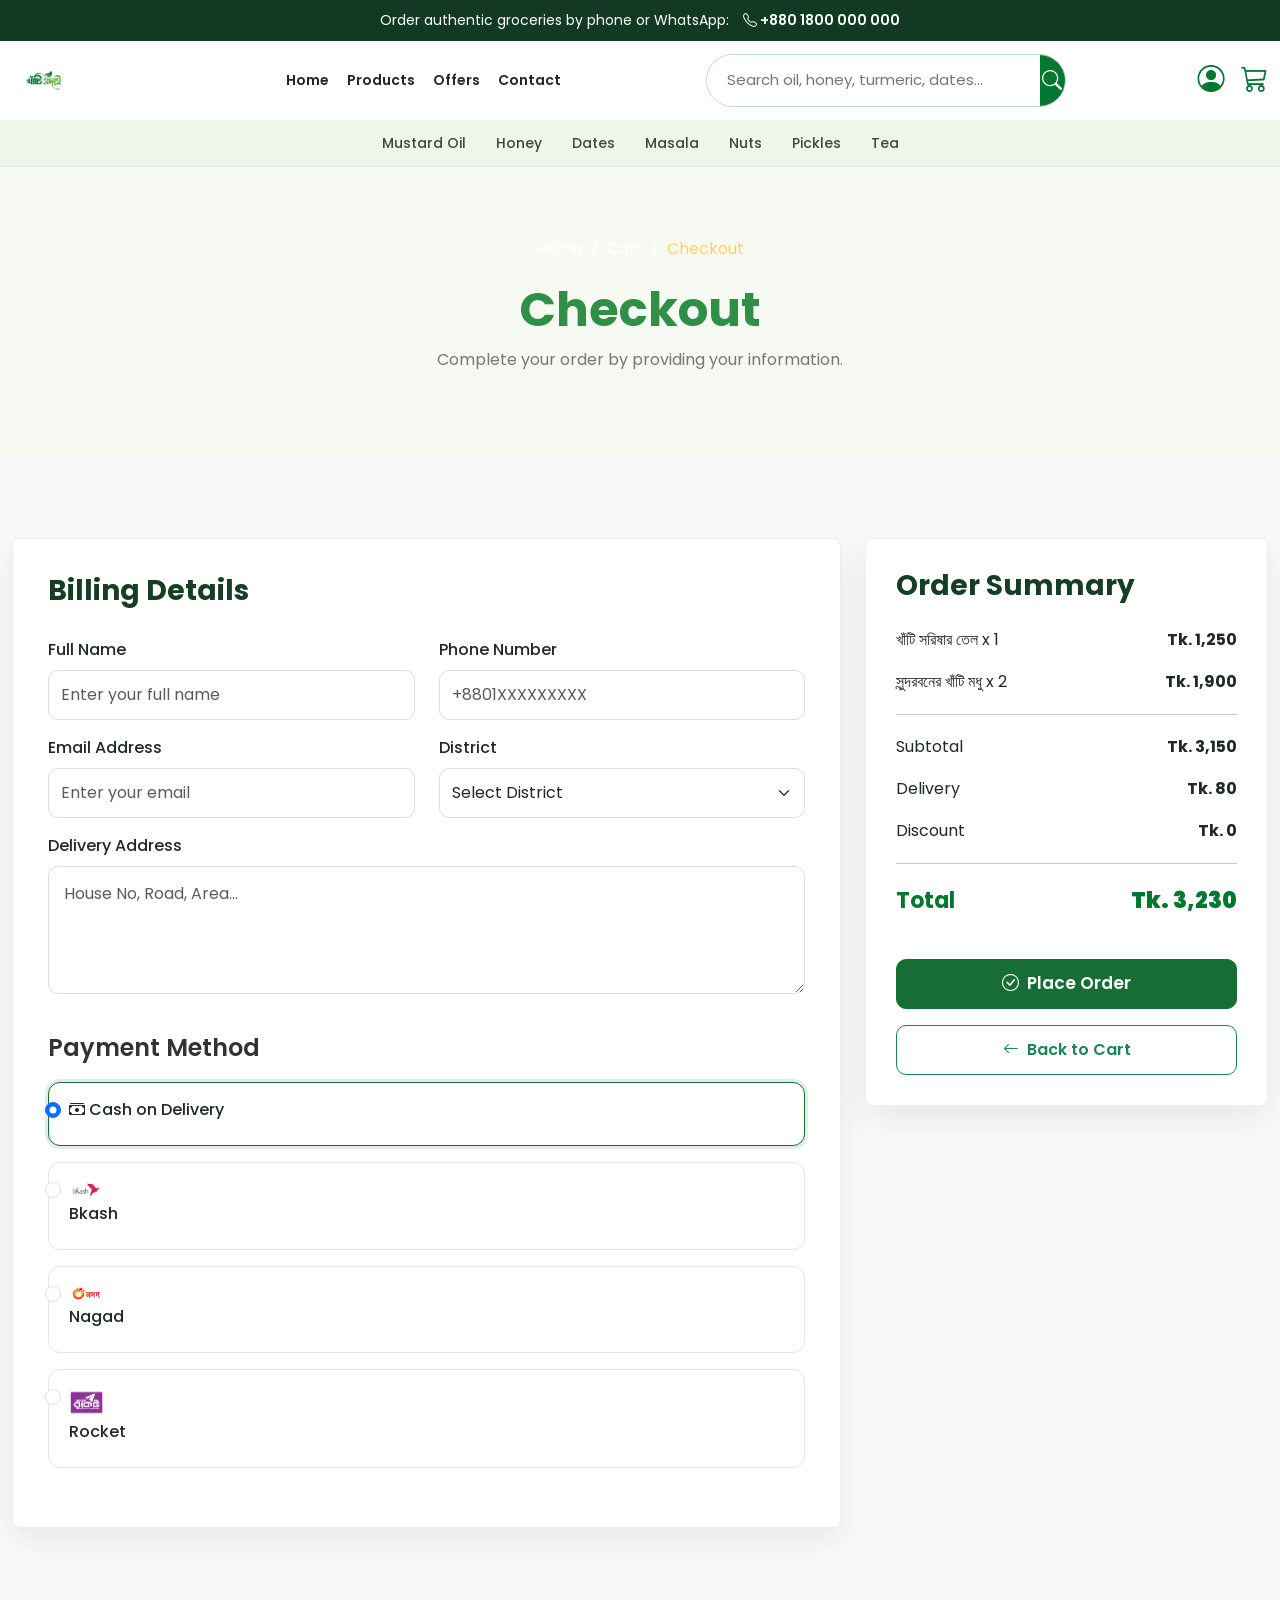
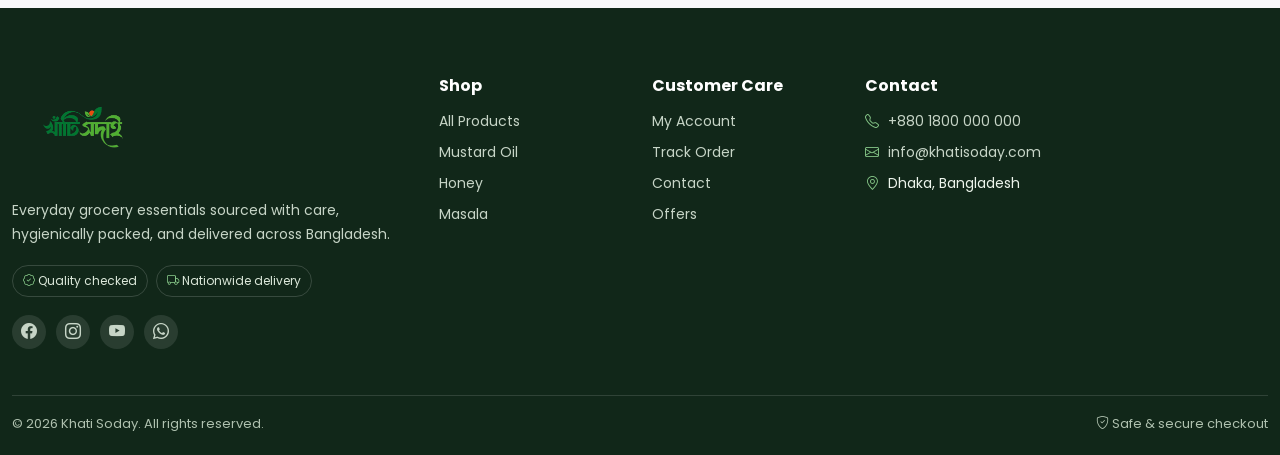
<file: checkout.html>
﻿<!DOCTYPE html>
<html lang="en">

<head>

    <!-- Meta -->

    <meta charset="UTF-8">

    <meta name="viewport"
          content="width=device-width, initial-scale=1.0">

    <title>Checkout | Khati Soday</title>

    <!-- Google Fonts -->

    <link rel="preconnect"
          href="https://fonts.googleapis.com">

    <link rel="preconnect"
          href="https://fonts.gstatic.com"
          crossorigin>

    <link href="https://fonts.googleapis.com/css2?family=Poppins:wght@300;400;500;600;700&family=Hind+Siliguri:wght@400;500;600;700&display=swap"
          rel="stylesheet">

    <!-- Bootstrap -->

    <link href="https://cdn.jsdelivr.net/npm/bootstrap@5.3.3/dist/css/bootstrap.min.css"
          rel="stylesheet">

    <!-- Bootstrap Icons -->

    <link rel="stylesheet"
          href="https://cdn.jsdelivr.net/npm/bootstrap-icons@1.11.3/font/bootstrap-icons.min.css">

    <!-- CSS -->

    <link rel="stylesheet"
          href="css/style.css">

</head>

<body>

    
<!-- Top Header -->

<section class="top-header">

    <div class="container">

        <p>

            আমাদের যে কোনো পণ্য অর্ডার করতে কল বা WhatsApp করুন:

            <span>

                <i class="bi bi-telephone"></i>

                +880 1800 000 000

            </span>

        </p>
    </div>
</section>


<!-- Main Header -->

<header class="main-header">

    <div class="container">

        <!-- Mobile Top Row -->
        <div class="mobile-top d-lg-none">

            <button class="navbar-toggler"
                    type="button"
                    data-bs-toggle="collapse"
                    data-bs-target="#menu">

                <span class="navbar-toggler-icon"></span>

            </button>

            <a href="index.html">

                <img src="images/logo.png"
                     class="logo"
                     alt="Khati Soday">

            </a>

        </div>

        <!-- Desktop Header -->
        <div class="row align-items-center desktop-header">

            <!-- Logo -->
            <div class="col-lg-2 d-none d-lg-block">

                <a href="index.html">
                    <img src="images/logo.png"
                         class="logo"
                         alt="Khati Soday">
                </a>

            </div>

            <!-- Search -->
            <div class="col-lg-6">

                <div class="search-box">

                    <input type="text"
                           placeholder="Enter your keywords...">

                    <button>

                        <i class="bi bi-search"></i>

                    </button>

                </div>

            </div>

            <!-- Account -->
            <div class="col-lg-4">

                <div class="header-right">

                    <a href="profile.html">

                        <i class="bi bi-person-circle"></i>

                        <div>

                            <small>Account</small>

                            <span>Login / Register</span>

                        </div>

                    </a>

                    <a href="cart.html">

                        <i class="bi bi-cart3"></i>

                        <div>

                            <small>Cart (02)</small>

                            <span>Shopping Cart</span>

                        </div>

                    </a>

                </div>

            </div>

        </div>

    </div>

</header>

<!-- Navbar -->

<nav class="navbar navbar-expand-lg navbar-light">

    <div class="container">

        <button class="navbar-toggler"
            data-bs-toggle="collapse"
            data-bs-target="#menu">

            <span class="navbar-toggler-icon"></span>

        </button>

        <div class="collapse navbar-collapse"
            id="menu">

            <ul class="navbar-nav mx-auto">

                <li class="nav-item">

                    <a class="nav-link active"
                        href="index.html">

                        Home

                    </a>

                </li>

                <li class="nav-item">

                    <a class="nav-link"
                        href="products.html">

                        SARISHA OIL (সরিষার তেল)

                    </a>

                </li>

                <li class="nav-item">

                    <a class="nav-link"
                        href="products.html">

                        HONEY (মধু)

                    </a>

                </li>

                <li class="nav-item">

                    <a class="nav-link"
                        href="products.html">

                        MASALA (মসলা)

                    </a>

                </li>

                <li class="nav-item">

                    <a class="nav-link"
                        href="products.html">

                        খেজুর

                    </a>

                </li>

            </ul>

        </div>

    </div>

</nav>

<!--=====================================
            Checkout Banner
======================================-->

<section class="page-banner">

    <div class="container">

        <div class="banner-content">

            <nav aria-label="breadcrumb">

                <ol class="breadcrumb justify-content-center">

                    <li class="breadcrumb-item">

                        <a href="index.html">

                            Home

                        </a>

                    </li>

                    <li class="breadcrumb-item">

                        <a href="cart.html">

                            Cart

                        </a>

                    </li>

                    <li class="breadcrumb-item active">

                        Checkout

                    </li>

                </ol>

            </nav>

            <h1>

                Checkout

            </h1>

            <p>

                Complete your order by providing your information.

            </p>

        </div>

    </div>

</section>

<!--=====================================
            Checkout
======================================-->

<section class="checkout-section">

    <div class="container">

        <div class="row">

            <!-- Billing Form -->

            <div class="col-lg-8">

                <div class="checkout-card">

                    <h3>

                        Billing Details

                    </h3>

                    <form id="checkoutForm">

                        <div class="row">

                            <div class="col-md-6 mb-3">

                                <label>

                                    Full Name

                                </label>

                                <input type="text"
                                       class="form-control"
                                       placeholder="Enter your full name"
                                       required>

                            </div>

                            <div class="col-md-6 mb-3">

                                <label>

                                    Phone Number

                                </label>

                                <input type="tel"
                                       class="form-control"
                                       placeholder="+8801XXXXXXXXX"
                                       pattern="^\+?8801[3-9][0-9]{8}$|^01[3-9][0-9]{8}$"
                                       required>

                            </div>

                            <div class="col-md-6 mb-3">

                                <label>

                                    Email Address

                                </label>

                                <input type="email"
                                       class="form-control"
                                       placeholder="Enter your email"
                                       required>

                            </div>

                            <div class="col-md-6 mb-3">

                                <label>

                                    District

                                </label>

                                <select class="form-select" required>

                                    <option value="">Select District</option>

                                    <option>Dhaka</option>

                                    <option>Chattogram</option>

                                    <option>Rajshahi</option>

                                    <option>Khulna</option>

                                </select>

                            </div>

                            <div class="col-12 mb-3">

                                <label>

                                    Delivery Address

                                </label>

                                <textarea class="form-control"
                                          rows="4"
                                          placeholder="House No, Road, Area..."
                                          required></textarea>

                            </div>

                        </div>
                                                <!-- Payment Method -->

                        <h4 class="mt-4 mb-3">

                            Payment Method

                        </h4>

                        <div class="payment-method">

                            <div class="form-check mb-3">

                                <input class="form-check-input"
                                       type="radio"
                                       name="payment"
                                       id="cod"
                                       checked>

                                <label class="form-check-label"
                                       for="cod">

                                    <i class="bi bi-cash-stack"></i>

                                    Cash on Delivery

                                </label>

                            </div>

                            <div class="form-check mb-3">

                                <input class="form-check-input"
                                       type="radio"
                                       name="payment"
                                       id="bkash">

                                <label class="form-check-label"
                                       for="bkash">

                                    <img src="images/payment/bkash.png"
                                         width="35">

                                    Bkash

                                </label>

                            </div>

                            <div class="form-check mb-3">

                                <input class="form-check-input"
                                       type="radio"
                                       name="payment"
                                       id="nagad">

                                <label class="form-check-label"
                                       for="nagad">

                                    <img src="images/payment/nagad.png"
                                         width="35">

                                    Nagad

                                </label>

                            </div>

                            <div class="form-check mb-4">

                                <input class="form-check-input"
                                       type="radio"
                                       name="payment"
                                       id="rocket">

                                <label class="form-check-label"
                                       for="rocket">

                                    <img src="images/payment/rocket.png"
                                         width="35">

                                    Rocket

                                </label>

                            </div>

                        </div>

                    </form>

                </div>

            </div>

            <!--=====================================
                    Order Summary
            =====================================-->

            <div class="col-lg-4">

                <div class="checkout-summary">

                    <h3>

                        Order Summary

                    </h3>

                    <div class="summary-product">

                        <span>

                            Mustard Oil x 1

                        </span>

                        <strong>

                            Tk. 420

                        </strong>

                    </div>

                    <div class="summary-product">

                        <span>

                            Honey x 2

                        </span>

                        <strong>

                            Tk. 1,300

                        </strong>

                    </div>

                    <hr>

                    <div class="summary-product">

                        <span>

                            Subtotal

                        </span>

                        <strong>

                            Tk. 1,720

                        </strong>

                    </div>

                    <div class="summary-product">

                        <span>

                            Delivery

                        </span>

                        <strong>

                            Tk. 80

                        </strong>

                    </div>

                    <div class="summary-product">

                        <span>

                            Discount

                        </span>

                        <strong>

                            Tk. 0

                        </strong>

                    </div>

                    <hr>

                    <div class="summary-product total">

                        <span>

                            Total

                        </span>

                        <strong>

                            Tk. 1,800

                        </strong>

                    </div>

                        <a href="order-success.html"
    class="btn btn-green w-100 mt-4">

        <i class="bi bi-check-circle"></i>

        Place Order

    </a>

                    <a href="cart.html"
                       class="btn btn-outline-success w-100 mt-3">

                        <i class="bi bi-arrow-left"></i>

                        Back to Cart

                    </a>

                </div>

            </div>

        </div>

    </div>

</section>
<button id="backToTop">
    <i class="bi bi-arrow-up"></i>
</button>

<script src="https://cdn.jsdelivr.net/npm/bootstrap@5.3.3/dist/js/bootstrap.bundle.min.js"></script>
<script src="js/script.js"></script>

</body>

</html>
</file>
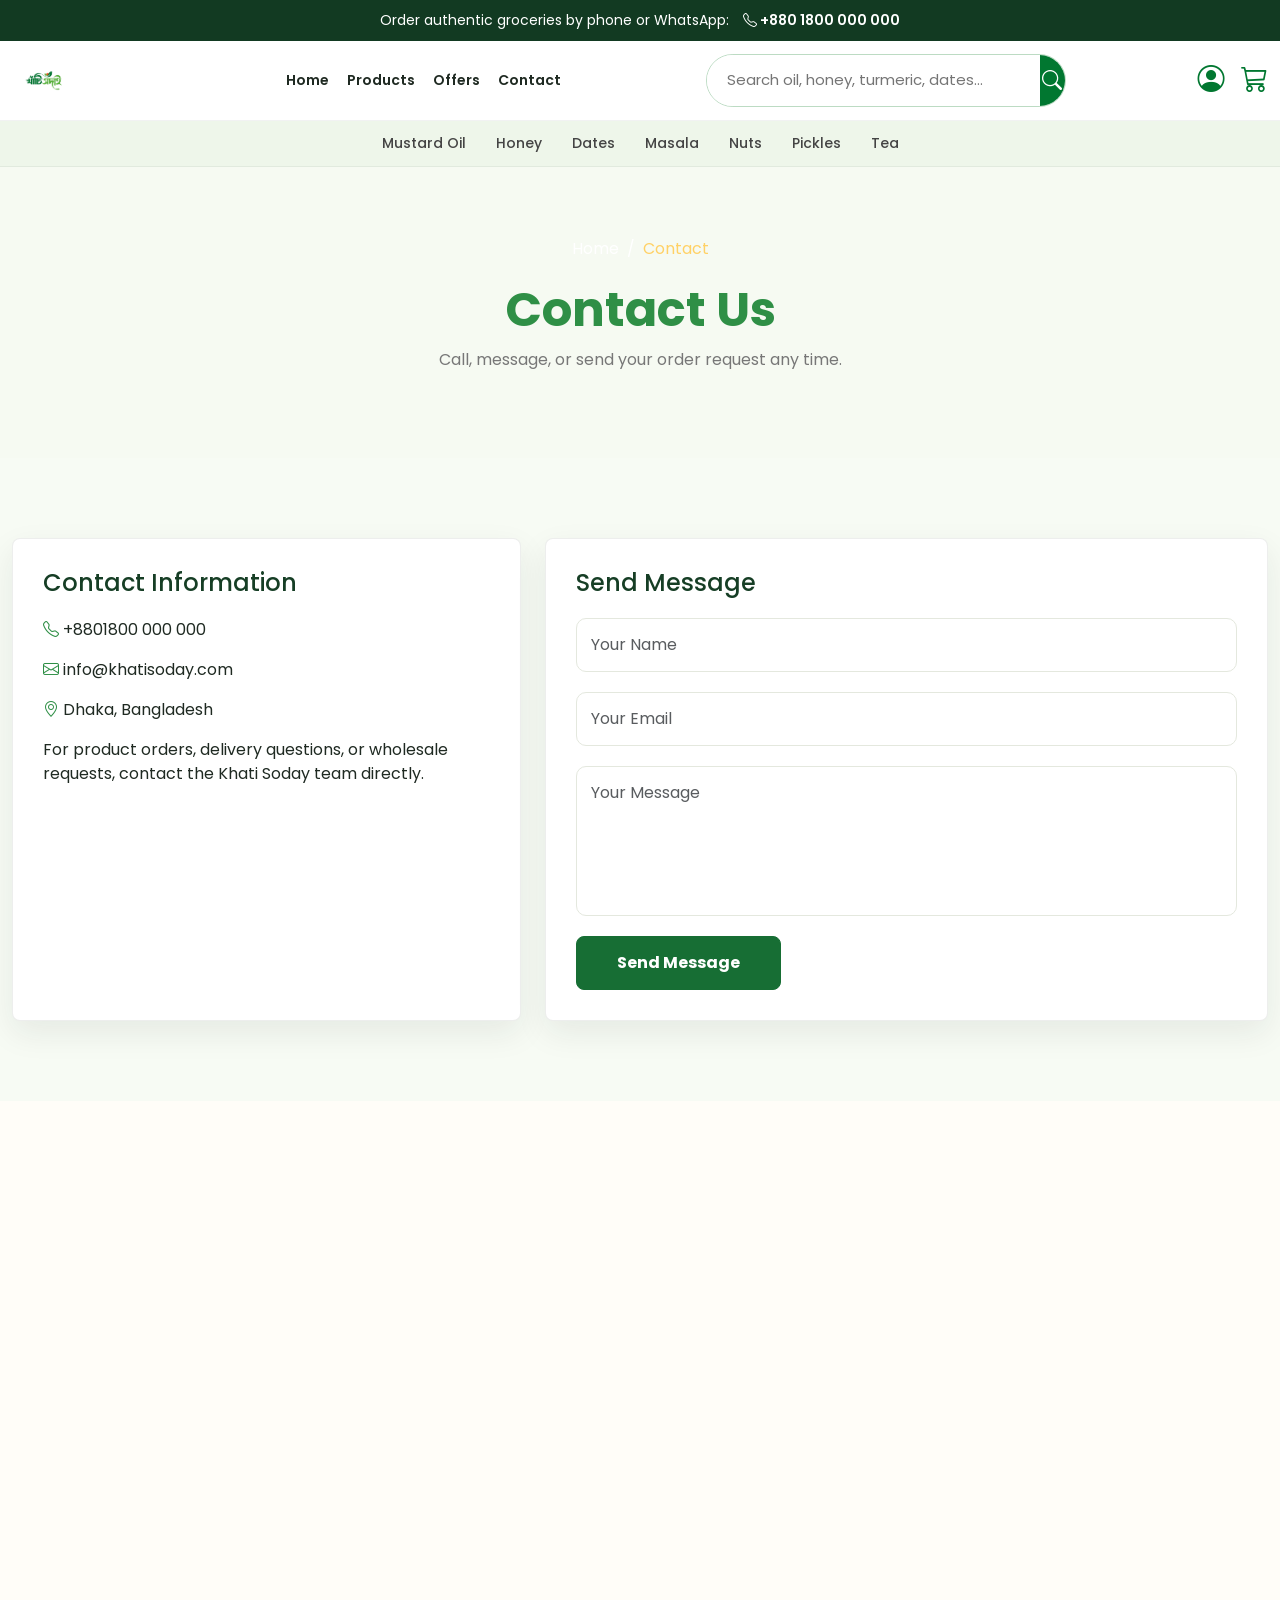
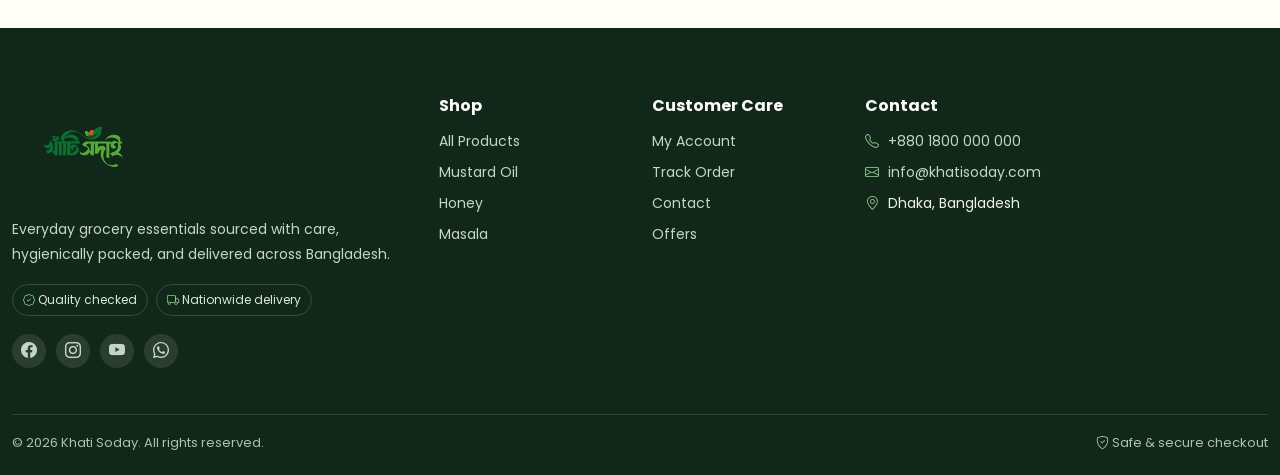
<file: contact.html>
<!DOCTYPE html>
<html lang="en">

<head>

    <meta charset="UTF-8">

    <meta name="viewport"
        content="width=device-width, initial-scale=1.0">

    <meta name="description"
        content="Contact Khati Soday">

    <title>Contact | Khati Soday</title>

    <link rel="preconnect"
        href="https://fonts.googleapis.com">

    <link rel="preconnect"
        href="https://fonts.gstatic.com"
        crossorigin>

    <link href="https://fonts.googleapis.com/css2?family=Poppins:wght@300;400;500;600;700&family=Hind+Siliguri:wght@400;500;600;700&display=swap"
        rel="stylesheet">

    <link href="https://cdn.jsdelivr.net/npm/bootstrap@5.3.3/dist/css/bootstrap.min.css"
        rel="stylesheet">

    <link rel="stylesheet"
        href="https://cdn.jsdelivr.net/npm/bootstrap-icons@1.11.3/font/bootstrap-icons.min.css">

    <link rel="stylesheet"
        href="css/style.css">

</head>

<body>

<section class="top-header">

    <div class="container">

        <p>
            আমাদের যে কোন পণ্য অর্ডার করতে কল বা WhatsApp করুন:
            <span><i class="bi bi-telephone"></i> +880 1800 000 000</span>
        </p>

    </div>

</section>

<header class="main-header">

    <div class="container">

        <div class="mobile-top d-lg-none">

            <button class="navbar-toggler"
                    type="button"
                    data-bs-toggle="collapse"
                    data-bs-target="#menu">

                <span class="navbar-toggler-icon"></span>

            </button>

            <a href="index.html">

                <img src="images/logo.png"
                     class="logo"
                     alt="Khati Soday">

            </a>

        </div>

        <div class="row align-items-center">

            <div class="col-lg-2">
                <a href="index.html"><img src="images/logo.png" class="logo" alt="Khati Soday"></a>
            </div>

            <div class="col-lg-6">
                <div class="search-box">
                    <input type="text" placeholder="Search Products...">
                    <button><i class="bi bi-search"></i></button>
                </div>
            </div>

            <div class="col-lg-4">
                <div class="header-right">
                    <a href="profile.html"><i class="bi bi-person-circle"></i><div><small>My Account</small><span>My Profile</span></div></a>
                    <a href="cart.html"><i class="bi bi-cart3"></i><div><small>Cart (0)</small><span>View Cart</span></div></a>
                </div>
            </div>

        </div>

    </div>

</header>

<nav class="navbar navbar-expand-lg navbar-light">

    <div class="container">

        <button class="navbar-toggler"
            type="button"
            data-bs-toggle="collapse"
            data-bs-target="#menu"
            aria-controls="menu"
            aria-expanded="false"
            aria-label="Toggle navigation">
            <span class="navbar-toggler-icon"></span>
        </button>

        <div class="collapse navbar-collapse"
            id="menu">

            <ul class="navbar-nav mx-auto">
                <li class="nav-item"><a class="nav-link" href="index.html">Home</a></li>
                <li class="nav-item"><a class="nav-link" href="products.html">Products</a></li>
                <li class="nav-item"><a class="nav-link active" href="contact.html">Contact</a></li>
            </ul>

        </div>

    </div>

</nav>

<section class="page-banner">

    <div class="container">

        <div class="banner-content">

            <nav aria-label="breadcrumb">
                <ol class="breadcrumb justify-content-center">
                    <li class="breadcrumb-item"><a href="index.html">Home</a></li>
                    <li class="breadcrumb-item active">Contact</li>
                </ol>
            </nav>

            <h1>Contact Us</h1>

            <p>Call, message, or send your order request any time.</p>

        </div>

    </div>

</section>

<section class="contact-page bg-light-green">

    <div class="container">

        <div class="row g-4">

            <div class="col-lg-5">

                <div class="contact-card h-100">

                    <h4>Contact Information</h4>

                    <ul class="list-unstyled">
                        <li class="mb-3"><i class="bi bi-telephone text-green"></i> +8801800 000 000</li>
                        <li class="mb-3"><i class="bi bi-envelope text-green"></i> info@khatisoday.com</li>
                        <li class="mb-3"><i class="bi bi-geo-alt text-green"></i> Dhaka, Bangladesh</li>
                    </ul>

                    <p class="mb-0">
                        For product orders, delivery questions, or wholesale requests, contact the Khati Soday team directly.
                    </p>

                </div>

            </div>

            <div class="col-lg-7">

                <div class="contact-card">

                    <h4>Send Message</h4>

                    <form class="contact-form">

                        <input class="form-control"
                            type="text"
                            placeholder="Your Name"
                            required>

                        <input class="form-control"
                            type="email"
                            placeholder="Your Email"
                            required>

                        <textarea class="form-control"
                            rows="5"
                            placeholder="Your Message"
                            required></textarea>

                        <button type="submit">Send Message</button>

                    </form>

                </div>

            </div>

        </div>

    </div>

</section>

<section class="map-section">

    <div class="container">

        <div class="map">
            <iframe
                src="https://www.google.com/maps?q=Dhaka,%20Bangladesh&output=embed"
                width="100%"
                height="360"
                style="border:0;"
                allowfullscreen=""
                loading="lazy"
                referrerpolicy="no-referrer-when-downgrade"
                title="Khati Soday location map"></iframe>
        </div>

    </div>

</section>

<footer>

    <div class="container">

        <div class="row gy-5">

            <div class="col-lg-4">
                <img src="images/logo.png" class="footer-logo" alt="Logo">
                <p>Khati Soday delivers safe, healthy, and organic food across Bangladesh.</p>
            </div>

            <div class="col-lg-2">
                <h5>Quick Links</h5>
                <ul>
                    <li><a href="index.html">Home</a></li>
                    <li><a href="products.html">Products</a></li>
                    <li><a href="contact.html">Contact</a></li>
                </ul>
            </div>

            <div class="col-lg-3">
                <h5>Categories</h5>
                <ul>
                    <li><a href="products.html">Mustard Oil</a></li>
                    <li><a href="products.html">Honey</a></li>
                    <li><a href="products.html">Masala</a></li>
                    <li><a href="products.html">Dates</a></li>
                </ul>
            </div>

            <div class="col-lg-3">
                <h5>Contact</h5>
                <ul>
                    <li><i class="bi bi-telephone"></i> +8801800 000 000</li>
                    <li><i class="bi bi-envelope"></i> info@khatisoday.com</li>
                    <li><i class="bi bi-geo-alt"></i> Dhaka, Bangladesh</li>
                </ul>
            </div>

        </div>

        <hr>

        <div class="text-center">© 2026 Khati Soday. All Rights Reserved.</div>

    </div>

</footer>

<button id="backToTop">
    <i class="bi bi-arrow-up"></i>
</button>

<script src="https://cdn.jsdelivr.net/npm/bootstrap@5.3.3/dist/js/bootstrap.bundle.min.js"></script>
<script src="js/script.js"></script>

</body>

</html>
</file>
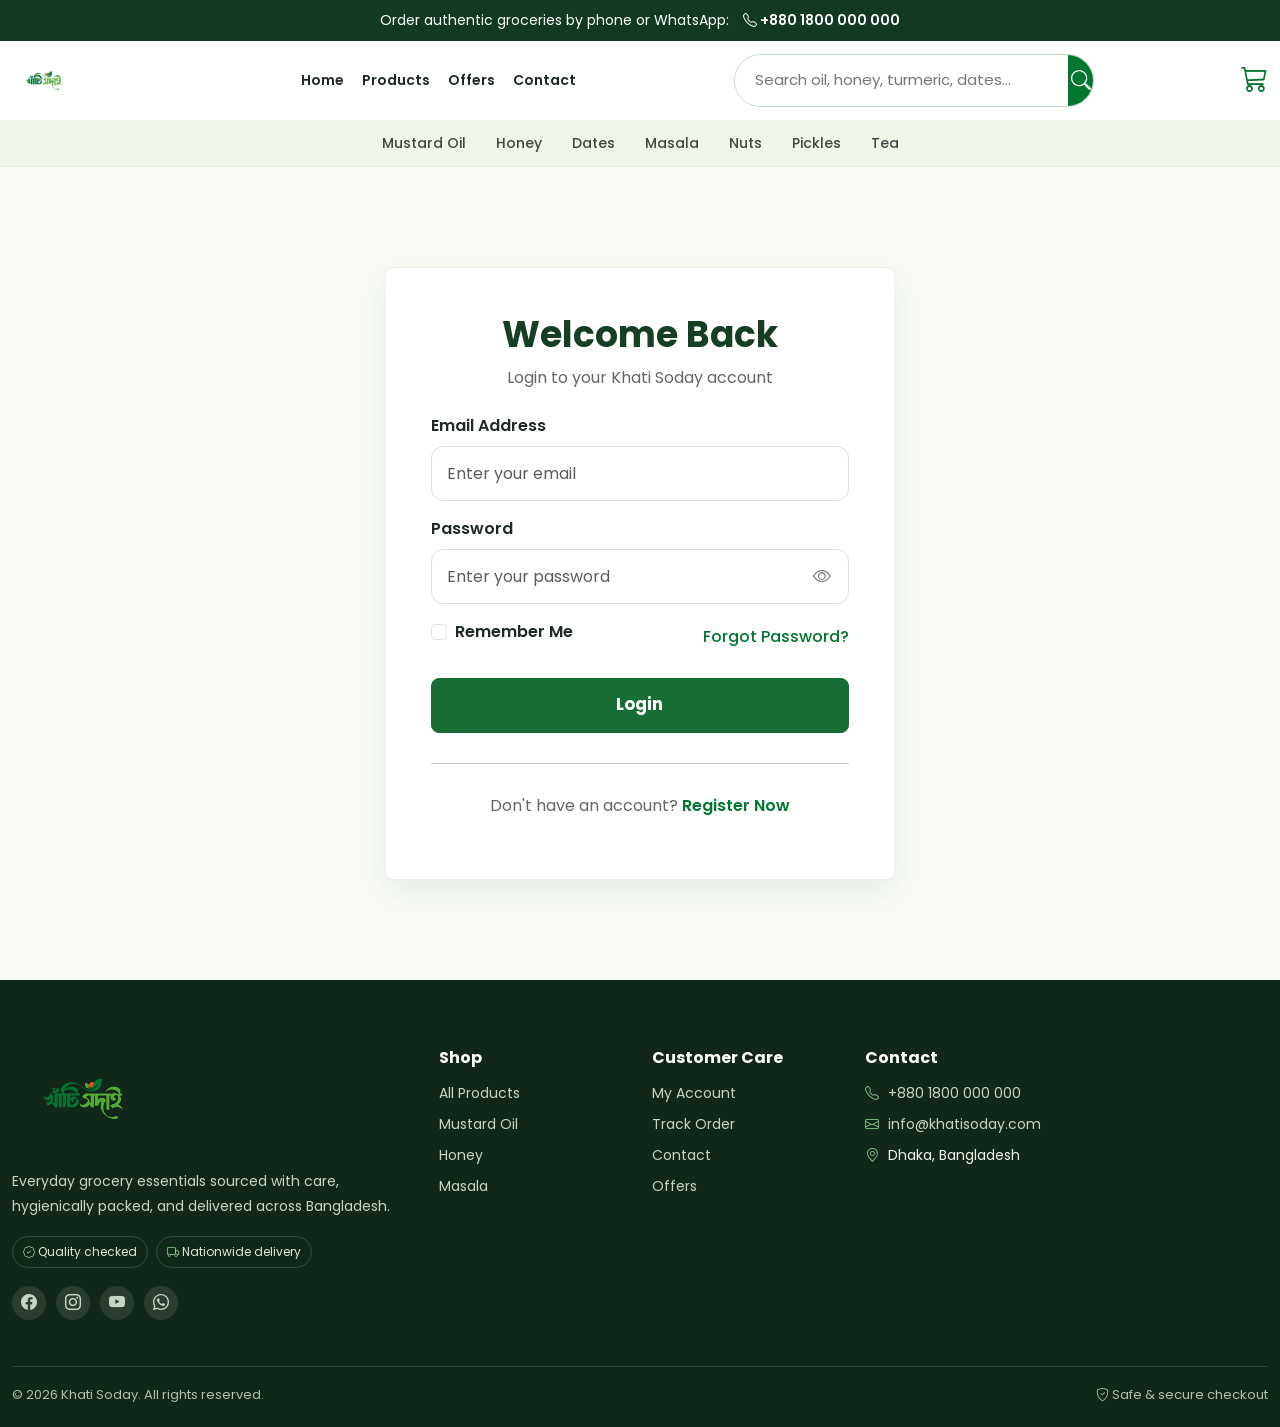
<file: login.html>
<!DOCTYPE html>
<html lang="en">

<head>

    <!-- Meta -->

    <meta charset="UTF-8">

    <meta name="viewport"
          content="width=device-width, initial-scale=1.0">

    <title>Login | Khati Soday</title>

    <!-- Google Fonts -->

    <link rel="preconnect"
          href="https://fonts.googleapis.com">

    <link rel="preconnect"
          href="https://fonts.gstatic.com"
          crossorigin>

    <link href="https://fonts.googleapis.com/css2?family=Poppins:wght@300;400;500;600;700&family=Hind+Siliguri:wght@400;500;600;700&display=swap"
          rel="stylesheet">

    <!-- Bootstrap -->

    <link href="https://cdn.jsdelivr.net/npm/bootstrap@5.3.3/dist/css/bootstrap.min.css"
          rel="stylesheet">

    <!-- Bootstrap Icons -->

    <link rel="stylesheet"
          href="https://cdn.jsdelivr.net/npm/bootstrap-icons@1.11.3/font/bootstrap-icons.min.css">

    <!-- Custom CSS -->

    <link rel="stylesheet"
          href="css/style.css">

</head>

<body>

    <!--=====================================
            Top Header
======================================-->

<section class="top-header">

    <div class="container">

        <p>

            আমাদের যে কোন পণ্য অর্ডার করতে কল বা WhatsApp করুন

            <span>

                <i class="bi bi-telephone-fill"></i>

                +880 1800000000

            </span>

        </p>

    </div>

</section>



<!--=====================================
            Login Header
======================================-->

<header class="main-header">

    <div class="container">

        <!-- Mobile Top Row -->
        <div class="mobile-top d-lg-none">

            <button class="navbar-toggler"
                    type="button"
                    data-bs-toggle="collapse"
                    data-bs-target="#menu">

                <span class="navbar-toggler-icon"></span>

            </button>

            <a href="index.html">

                <img src="images/logo.png"
                     class="logo"
                     alt="Khati Soday">

            </a>

        </div>

        <!-- Desktop Header -->
        <div class="row align-items-center desktop-header">

            <!-- Logo -->
            <div class="col-lg-2 d-none d-lg-block">

                <a href="index.html">
                    <img src="images/logo.png"
                         class="logo"
                         alt="Khati Soday">
                </a>

            </div>

            <!-- Search -->
            <div class="col-lg-6">

                <div class="search-box">

                    <input type="text"
                           placeholder="Enter your keywords...">

                    <button>

                        <i class="bi bi-search"></i>

                    </button>

                </div>

            </div>

            <!-- Account -->
            <div class="col-lg-4">

                <div class="header-right">

                    <a href="cart.html">

                        <i class="bi bi-cart3"></i>

                        <div>

                            <small>Cart (02)</small>

                            <span>Shopping Cart</span>

                        </div>

                    </a>

                </div>

            </div>

        </div>

    </div>

</header>

<nav class="navbar navbar-expand-lg navbar-light">

    <div class="container">

        <button class="navbar-toggler"
            data-bs-toggle="collapse"
            data-bs-target="#menu">

            <span class="navbar-toggler-icon"></span>

        </button>

        <div class="collapse navbar-collapse"
            id="menu">

            <ul class="navbar-nav mx-auto">

                <li class="nav-item">

                    <a class="nav-link active"
                        href="index.html">

                        Home

                    </a>

                </li>

                <li class="nav-item">

                    <a class="nav-link"
                        href="products.html">

                        SARISHA OIL (সরিষার তেল)

                    </a>

                </li>

                <li class="nav-item">

                    <a class="nav-link"
                        href="products.html">

                        HONEY (মধু)

                    </a>

                </li>

                <li class="nav-item">

                    <a class="nav-link"
                        href="products.html">

                        MASALA (মসলা)

                    </a>

                </li>

                <li class="nav-item">

                    <a class="nav-link"
                        href="products.html">

                        খেজুর

                    </a>

                </li>

            </ul>

        </div>

    </div>

</nav>


<!--=====================================
            Login Section
======================================-->

<section class="login-section">

    <div class="container">

        <div class="row justify-content-center">

            <div class="col-lg-5 col-md-7">

                <div class="login-card">

                    <div class="text-center mb-4">

                        <h2>

                            Welcome Back

                        </h2>

                        <p>

                            Login to your Khati Soday account

                        </p>

                    </div>

                    <form>

                        <!-- Email -->

                        <div class="mb-3">

                            <label class="form-label">

                                Email Address

                            </label>

                            <input type="email"
                                   class="form-control"
                                   placeholder="Enter your email"
                                   required>

                        </div>

                        <!-- Password -->

                        <div class="mb-3">

                            <label class="form-label">

                                Password

                            </label>

                            <div class="password-box">

                                <input type="password"
                                       class="form-control"
                                       id="password"
                                       placeholder="Enter your password"
                                       required>

                                <span id="togglePassword">

                                    <i class="bi bi-eye"></i>

                                </span>

                            </div>

                        </div>

                        <!-- Remember & Forgot -->

                        <div class="d-flex justify-content-between align-items-center mb-4">

                            <div class="form-check">

                                <input class="form-check-input"
                                       type="checkbox"
                                       id="remember">

                                <label class="form-check-label"
                                       for="remember">

                                    Remember Me

                                </label>

                            </div>

                            <a href="#"
                               class="forgot-link">

                                Forgot Password?

                            </a>

                        </div>

                        <!-- Login Button -->

                        <button type="submit"
                                class="btn btn-green w-100">

                            Login

                        </button>

                    </form>

                    <hr>

                    <p class="text-center">

                        Don't have an account?

                        <a href="register.html"
                           class="register-link">

                            Register Now

                        </a>

                    </p>

                </div>

            </div>

        </div>

    </div>

</section>

<footer>

    <div class="container">

        <div class="row gy-5">

            <!-- Logo -->

            <div class="col-lg-4">

                <img src="images/logo.png"
                    class="footer-logo"
                    alt="Logo">

                <p>
                    Khati Soday delivers safe, healthy, and organic food across Bangladesh. From pure ghee and mustard oil to organic honey, dates, seeds, and nuts — every product is carefully sourced to ensure purity, freshness, and real health benefits.

                </p>

                <div class="social-icons">

                    <a href="#"><i class="bi bi-facebook"></i></a>

                    <a href="#"><i class="bi bi-instagram"></i></a>

                    <a href="#"><i class="bi bi-youtube"></i></a>

                    <a href="#"><i class="bi bi-whatsapp"></i></a>

                </div>

            </div>

            <!-- Links -->

            <div class="col-lg-2">

                <h5>Quick Links</h5>

                <ul>

                    <li><a href="index.html">Home</a></li>

                    <li><a href="products.html">Products</a></li>

                    <li><a href="#">About</a></li>

                    <li><a href="contact.html">Contact</a></li>

                </ul>

            </div>

            <!-- Categories -->

            <div class="col-lg-3">

                <h5>Categories</h5>

                <ul>

                    <li><a href="#">Mustard Oil</a></li>

                    <li><a href="#">Honey</a></li>

                    <li><a href="#">Masala</a></li>

                    <li><a href="#">Dates</a></li>

                </ul>

            </div>

            <!-- Contact -->

            <div class="col-lg-3">

                <h5>Contact</h5>

                <ul>

                    <li>

                        <i class="bi bi-telephone"></i>

                        +8801800 000 000

                    </li>

                    <li>

                        <i class="bi bi-envelope"></i>

                        info@khatisoday.com

                    </li>

                    <li>

                        <i class="bi bi-geo-alt"></i>

                        Dhaka, Bangladesh

                    </li>

                </ul>

            </div>

        </div>

        <hr>

        <div class="text-center">

            © 2026 Khati Soday. All Rights Reserved.

        </div>

    </div>

</footer>

<button id="backToTop">
    <i class="bi bi-arrow-up"></i>
</button>

<script src="https://cdn.jsdelivr.net/npm/bootstrap@5.3.3/dist/js/bootstrap.bundle.min.js"></script>
<script src="js/script.js"></script>

</body>

</html>
</file>
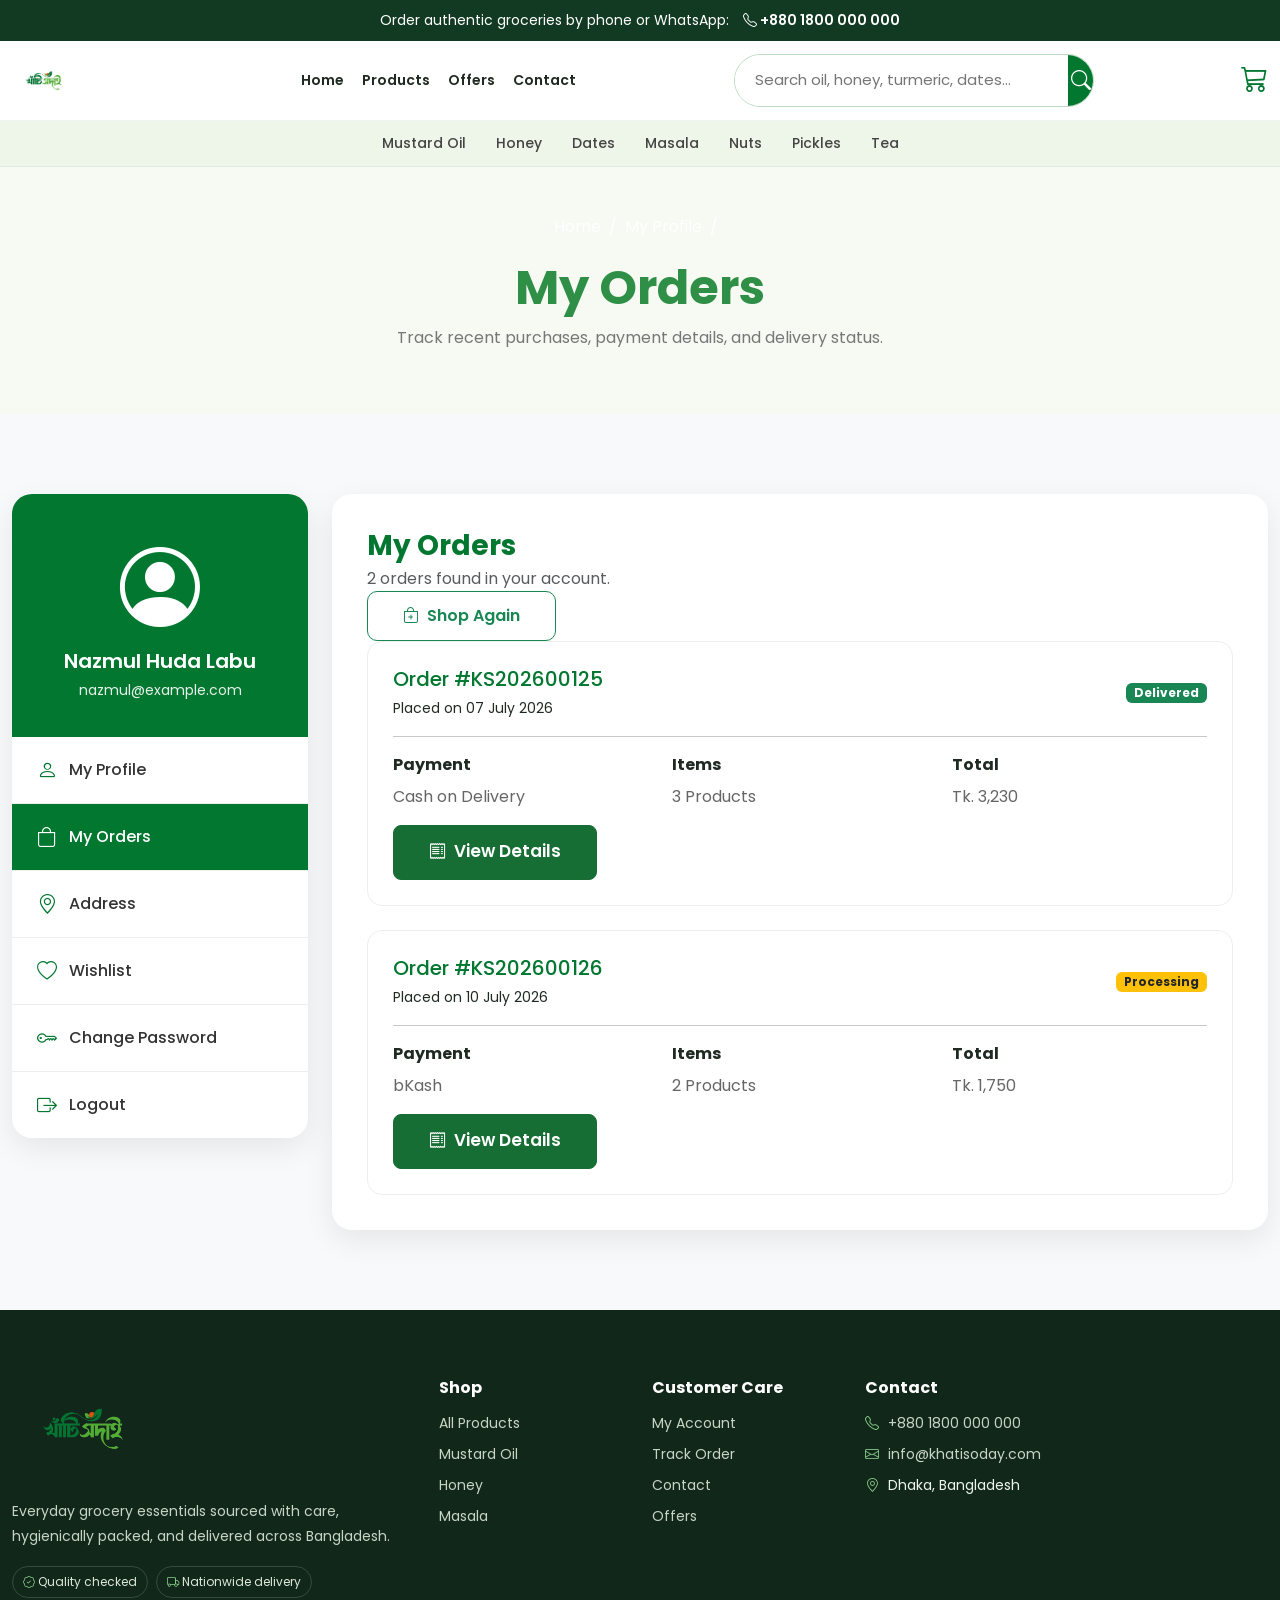
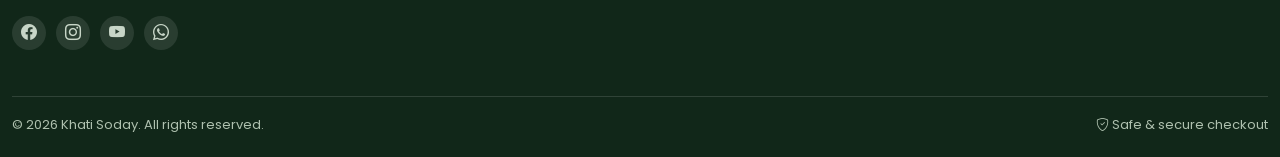
<file: my-orders.html>
<!DOCTYPE html>
<html lang="en">

<head>
    <meta charset="UTF-8">
    <meta name="viewport" content="width=device-width, initial-scale=1.0">
    <title>My Orders | Khati Soday</title>

    <link rel="preconnect" href="https://fonts.googleapis.com">
    <link rel="preconnect" href="https://fonts.gstatic.com" crossorigin>
    <link href="https://fonts.googleapis.com/css2?family=Poppins:wght@300;400;500;600;700&family=Hind+Siliguri:wght@400;500;600;700&display=swap" rel="stylesheet">
    <link href="https://cdn.jsdelivr.net/npm/bootstrap@5.3.3/dist/css/bootstrap.min.css" rel="stylesheet">
    <link rel="stylesheet" href="https://cdn.jsdelivr.net/npm/bootstrap-icons@1.11.3/font/bootstrap-icons.min.css">
    <link rel="stylesheet" href="css/style.css">
</head>

<body>
    <section class="top-header">
        <div class="container">
            <p>
                Order authentic groceries by phone or WhatsApp:
                <span><i class="bi bi-telephone"></i> +880 1800 000 000</span>
            </p>
        </div>
    </section>

    <header class="main-header">
        <div class="container">
            <div class="mobile-top d-lg-none">
                <button class="navbar-toggler" type="button" data-bs-toggle="collapse" data-bs-target="#menu" aria-label="Toggle navigation">
                    <span class="navbar-toggler-icon"></span>
                </button>
                <a href="index.html">
                    <img src="images/logo.png" class="logo" alt="Khati Soday">
                </a>
            </div>

            <div class="row align-items-center desktop-header">
                <div class="col-lg-2 d-none d-lg-block">
                    <a href="index.html">
                        <img src="images/logo.png" class="logo" alt="Khati Soday">
                    </a>
                </div>

                <div class="col-lg-6">
                    <div class="search-box">
                        <input type="text" placeholder="Search oil, honey, turmeric, dates..." aria-label="Search products">
                        <button type="button" aria-label="Search">
                            <i class="bi bi-search"></i>
                        </button>
                    </div>
                </div>

                <div class="col-lg-4">
                    <div class="header-right">
                        <a href="cart.html">
                            <i class="bi bi-cart3"></i>
                            <div>
                                <small>Cart (02)</small>
                                <span>Shopping Cart</span>
                            </div>
                        </a>
                    </div>
                </div>
            </div>
        </div>
    </header>

    <nav class="navbar navbar-expand-lg navbar-light">
        <div class="container">
            <button class="navbar-toggler" type="button" data-bs-toggle="collapse" data-bs-target="#menu" aria-label="Toggle navigation">
                <span class="navbar-toggler-icon"></span>
            </button>

            <div class="collapse navbar-collapse" id="menu">
                <ul class="navbar-nav mx-auto">
                    <li class="nav-item"><a class="nav-link" href="index.html">Home</a></li>
                    <li class="nav-item"><a class="nav-link" href="products.html">Products</a></li>
                    <li class="nav-item"><a class="nav-link" href="products.html#mustard-oil">Mustard Oil</a></li>
                    <li class="nav-item"><a class="nav-link" href="products.html#honey">Honey</a></li>
                    <li class="nav-item"><a class="nav-link" href="products.html#masala">Masala</a></li>
                    <li class="nav-item"><a class="nav-link" href="contact.html">Contact</a></li>
                </ul>
            </div>
        </div>
    </nav>

    <section class="page-banner account-page-banner">
        <div class="container">
            <div class="banner-content">
                <div class="account-banner-copy">
                    <nav aria-label="breadcrumb">
                        <ol class="breadcrumb justify-content-center">
                            <li class="breadcrumb-item"><a href="index.html">Home</a></li>
                            <li class="breadcrumb-item"><a href="profile.html">My Profile</a></li>
                            <li class="breadcrumb-item active" aria-current="page"></li>
                        </ol>
                    </nav>
                    <h1>My Orders</h1>
                    <p>Track recent purchases, payment details, and delivery status.</p>
                </div>
                <button class="btn btn-green d-lg-none account-sidebar-toggle" type="button" data-bs-toggle="offcanvas" data-bs-target="#profileMenu" aria-controls="profileMenu" aria-label="Open account menu">
                    <i class="bi bi-list"></i>
                </button>
            </div>
        </div>
    </section>

    <section class="profile-section">
        <div class="container">
            <div class="row g-4">
                <div class="col-lg-3 d-none d-lg-block">
                    <aside class="profile-sidebar">
                        <div class="profile-user text-center">
                            <i class="bi bi-person-circle profile-avatar"></i>
                            <h5>Nazmul Huda Labu</h5>
                            <small>nazmul@example.com</small>
                        </div>

                        <ul class="profile-menu">
                            <li>
                                <a href="profile.html"><i class="bi bi-person"></i> My Profile</a>
                            </li>
                            <li class="active">
                                <a href="my-orders.html"><i class="bi bi-bag"></i> My Orders</a>
                            </li>
                            <li>
                                <a href="address.html"><i class="bi bi-geo-alt"></i> Address</a>
                            </li>
                            <li>
                                <a href="wishlist.html"><i class="bi bi-heart"></i> Wishlist</a>
                            </li>
                            <li>
                                <a href="change-password.html"><i class="bi bi-key"></i> Change Password</a>
                            </li>
                            <li>
                                <a href="login.html"><i class="bi bi-box-arrow-right"></i> Logout</a>
                            </li>
                        </ul>
                    </aside>
                </div>

                <div class="col-lg-9">
                    <div class="profile-content">
                        <div class="profile-content-header">
                            <div>
                                <h3 class="mb-1">My Orders</h3>
                                <p class="text-muted mb-0">2 orders found in your account.</p>
                            </div>
                            <a href="products.html" class="btn btn-outline-success">
                                <i class="bi bi-bag-plus"></i>
                                Shop Again
                            </a>
                        </div>

                        <div class="order-card">
                            <div class="order-top">
                                <div>
                                    <h5>Order #KS202600125</h5>
                                    <small>Placed on 07 July 2026</small>
                                </div>
                                <span class="badge bg-success">Delivered</span>
                            </div>

                            <hr>

                            <div class="row gy-3">
                                <div class="col-md-4">
                                    <strong>Payment</strong>
                                    <p>Cash on Delivery</p>
                                </div>
                                <div class="col-md-4">
                                    <strong>Items</strong>
                                    <p>3 Products</p>
                                </div>
                                <div class="col-md-4">
                                    <strong>Total</strong>
                                    <p>Tk. 3,230</p>
                                </div>
                            </div>

                            <div class="collapse mt-4" id="orderOneDetails">
                                <div class="table-responsive">
                                    <table class="table align-middle mb-0">
                                        <thead>
                                            <tr>
                                                <th>Product</th>
                                                <th>Qty</th>
                                                <th class="text-end">Price</th>
                                            </tr>
                                        </thead>
                                        <tbody>
                                            <tr>
                                                <td>Pure Mustard Oil</td>
                                                <td>2</td>
                                                <td class="text-end">Tk. 840</td>
                                            </tr>
                                            <tr>
                                                <td>Sundarbans Honey</td>
                                                <td>2</td>
                                                <td class="text-end">Tk. 1,300</td>
                                            </tr>
                                            <tr>
                                                <td>Ajwa Dates</td>
                                                <td>1</td>
                                                <td class="text-end">Tk. 1,250</td>
                                            </tr>
                                        </tbody>
                                    </table>
                                </div>
                            </div>

                            <a href="order-details.html"
   class="btn btn-green mt-3">

    <i class="bi bi-receipt"></i>

    View Details

</a>
                        </div>

                        <div class="order-card mt-4">
                            <div class="order-top">
                                <div>
                                    <h5>Order #KS202600126</h5>
                                    <small>Placed on 10 July 2026</small>
                                </div>
                                <span class="badge bg-warning text-dark">Processing</span>
                            </div>

                            <hr>

                            <div class="row gy-3">
                                <div class="col-md-4">
                                    <strong>Payment</strong>
                                    <p>bKash</p>
                                </div>
                                <div class="col-md-4">
                                    <strong>Items</strong>
                                    <p>2 Products</p>
                                </div>
                                <div class="col-md-4">
                                    <strong>Total</strong>
                                    <p>Tk. 1,750</p>
                                </div>
                            </div>

                            <div class="collapse mt-4" id="orderTwoDetails">
                                <div class="table-responsive">
                                    <table class="table align-middle mb-0">
                                        <thead>
                                            <tr>
                                                <th>Product</th>
                                                <th>Qty</th>
                                                <th class="text-end">Price</th>
                                            </tr>
                                        </thead>
                                        <tbody>
                                            <tr>
                                                <td>Turmeric Powder</td>
                                                <td>2</td>
                                                <td class="text-end">Tk. 360</td>
                                            </tr>
                                            <tr>
                                                <td>Premium Nuts Mix</td>
                                                <td>1</td>
                                                <td class="text-end">Tk. 780</td>
                                            </tr>
                                            <tr>
                                                <td>Delivery Charge</td>
                                                <td>1</td>
                                                <td class="text-end">Tk. 80</td>
                                            </tr>
                                        </tbody>
                                    </table>
                                </div>
                            </div>

                            <button class="btn btn-green mt-3" type="button" data-bs-toggle="collapse" data-bs-target="#orderTwoDetails" aria-expanded="false" aria-controls="orderTwoDetails">
                                <i class="bi bi-receipt"></i>
                                View Details
                            </button>
                        </div>
                    </div>
                </div>
            </div>
        </div>
    </section>

    <footer>
        <div class="container">
            <div class="row gy-5">
                <div class="col-lg-4">
                    <img src="images/logo.png" class="footer-logo" alt="Khati Soday">
                    <p>
                        Khati Soday delivers safe, healthy, and organic food across Bangladesh. Every product is carefully sourced to ensure purity, freshness, and real health benefits.
                    </p>
                    <div class="social-icons">
                        <a href="#" aria-label="Facebook"><i class="bi bi-facebook"></i></a>
                        <a href="#" aria-label="Instagram"><i class="bi bi-instagram"></i></a>
                        <a href="#" aria-label="YouTube"><i class="bi bi-youtube"></i></a>
                        <a href="#" aria-label="WhatsApp"><i class="bi bi-whatsapp"></i></a>
                    </div>
                </div>

                <div class="col-lg-3">
                    <h5>Contact</h5>
                    <ul>
                        <li><i class="bi bi-telephone"></i> +8801800 000 000</li>
                        <li><i class="bi bi-envelope"></i> info@khatisoday.com</li>
                        <li><i class="bi bi-geo-alt"></i> Dhaka, Bangladesh</li>
                    </ul>
                </div>

                <div class="col-lg-2 col-sm-6">
                    <h5>Quick Links</h5>
                    <ul>
                        <li><a href="index.html">Home</a></li>
                        <li><a href="products.html">Products</a></li>
                        <li><a href="about.html">About</a></li>
                        <li><a href="contact.html">Contact</a></li>
                    </ul>
                </div>

                <div class="col-lg-3 col-sm-6">
                    <h5>Categories</h5>
                    <ul>
                        <li><a href="products.html#mustard-oil">Mustard Oil</a></li>
                        <li><a href="products.html#honey">Honey</a></li>
                        <li><a href="products.html#masala">Masala</a></li>
                        <li><a href="products.html#dates">Dates</a></li>
                    </ul>
                </div>
            </div>

            <hr>

            <div class="text-center">
                Copyright 2026 Khati Soday. All Rights Reserved.
            </div>
        </div>
    </footer>

    <button id="backToTop" type="button" aria-label="Back to top">
        <i class="bi bi-arrow-up"></i>
    </button>

    <div class="offcanvas offcanvas-start" tabindex="-1" id="profileMenu" aria-labelledby="profileMenuLabel">
        <div class="offcanvas-header">
            <h5 id="profileMenuLabel">My Account</h5>
            <button type="button" class="btn-close" data-bs-dismiss="offcanvas" aria-label="Close"></button>
        </div>

        <div class="offcanvas-body">
            <div class="profile-user text-center mb-4">
                <i class="bi bi-person-circle profile-avatar"></i>
                <h5>Nazmul Huda Labu</h5>
                <small>nazmul@example.com</small>
            </div>

            <ul class="profile-menu">
                <li>
                    <a href="profile.html"><i class="bi bi-person"></i> My Profile</a>
                </li>
                <li class="active">
                    <a href="my-orders.html"><i class="bi bi-bag"></i> My Orders</a>
                </li>
                <li>
                    <a href="address.html"><i class="bi bi-geo-alt"></i> Address</a>
                </li>
                <li>
                    <a href="wishlist.html"><i class="bi bi-heart"></i> Wishlist</a>
                </li>
                <li>
                    <a href="change-password.html"><i class="bi bi-key"></i> Change Password</a>
                </li>
                <li>
                    <a href="login.html"><i class="bi bi-box-arrow-right"></i> Logout</a>
                </li>
            </ul>
        </div>
    </div>

    <script src="https://cdn.jsdelivr.net/npm/bootstrap@5.3.3/dist/js/bootstrap.bundle.min.js"></script>
    <script src="js/script.js"></script>
</body>

</html>
</file>
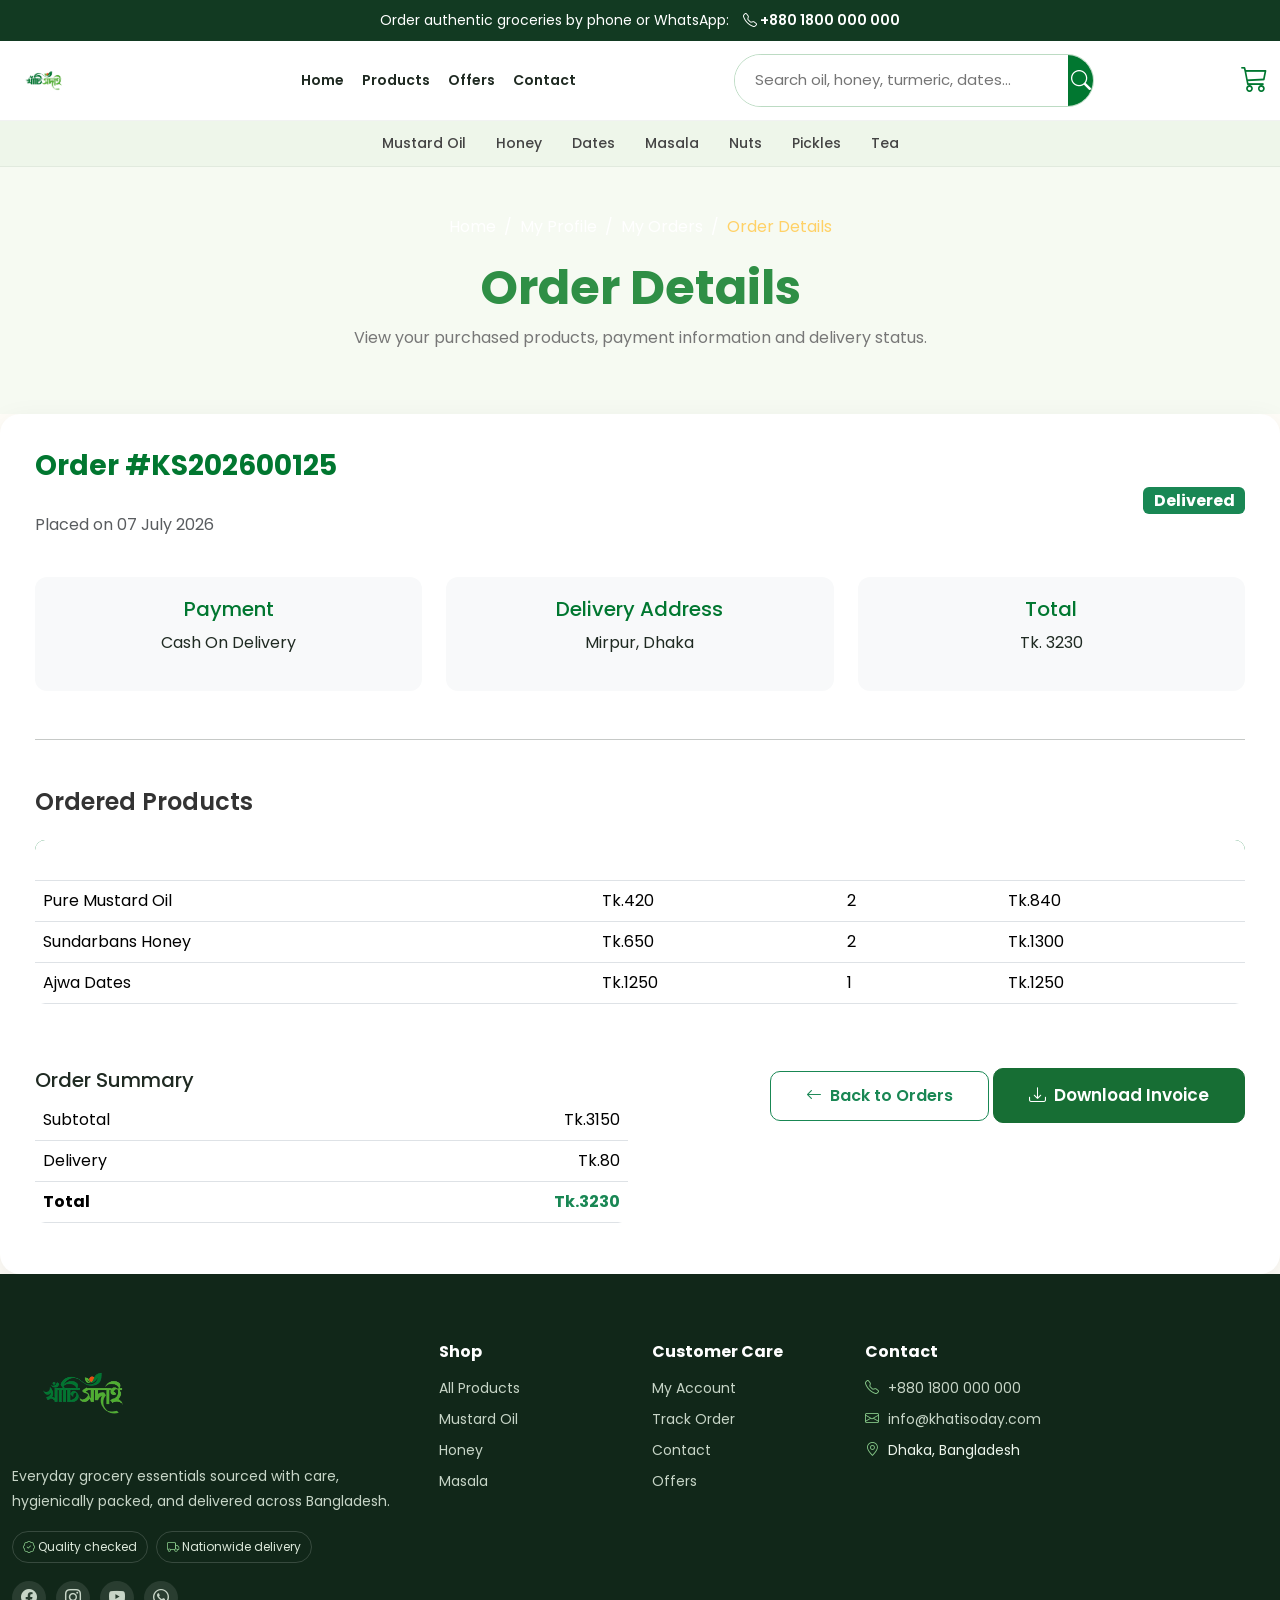
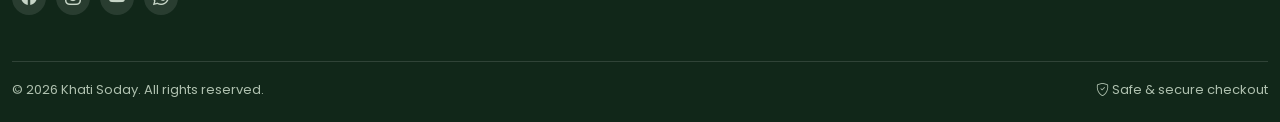
<file: order-details.html>
<!DOCTYPE html>
<html lang="en">

<head>
    <meta charset="UTF-8">
    <meta name="viewport" content="width=device-width, initial-scale=1.0">
    <title>My Orders | Khati Soday</title>

    <link rel="preconnect" href="https://fonts.googleapis.com">
    <link rel="preconnect" href="https://fonts.gstatic.com" crossorigin>
    <link href="https://fonts.googleapis.com/css2?family=Poppins:wght@300;400;500;600;700&family=Hind+Siliguri:wght@400;500;600;700&display=swap" rel="stylesheet">
    <link href="https://cdn.jsdelivr.net/npm/bootstrap@5.3.3/dist/css/bootstrap.min.css" rel="stylesheet">
    <link rel="stylesheet" href="https://cdn.jsdelivr.net/npm/bootstrap-icons@1.11.3/font/bootstrap-icons.min.css">
    <link rel="stylesheet" href="css/style.css">
</head>

<body>
    <section class="top-header">
        <div class="container">
            <p>
                Order authentic groceries by phone or WhatsApp:
                <span><i class="bi bi-telephone"></i> +880 1800 000 000</span>
            </p>
        </div>
    </section>

    <header class="main-header">
        <div class="container">
            <div class="mobile-top d-lg-none">
                <button class="navbar-toggler" type="button" data-bs-toggle="collapse" data-bs-target="#menu" aria-label="Toggle navigation">
                    <span class="navbar-toggler-icon"></span>
                </button>
                <a href="index.html">
                    <img src="images/logo.png" class="logo" alt="Khati Soday">
                </a>
            </div>

            <div class="row align-items-center desktop-header">
                <div class="col-lg-2 d-none d-lg-block">
                    <a href="index.html">
                        <img src="images/logo.png" class="logo" alt="Khati Soday">
                    </a>
                </div>

                <div class="col-lg-6">
                    <div class="search-box">
                        <input type="text" placeholder="Search oil, honey, turmeric, dates..." aria-label="Search products">
                        <button type="button" aria-label="Search">
                            <i class="bi bi-search"></i>
                        </button>
                    </div>
                </div>

                <div class="col-lg-4">
                    <div class="header-right">
                        <a href="cart.html">
                            <i class="bi bi-cart3"></i>
                            <div>
                                <small>Cart (02)</small>
                                <span>Shopping Cart</span>
                            </div>
                        </a>
                    </div>
                </div>
            </div>
        </div>
    </header>

    <nav class="navbar navbar-expand-lg navbar-light">
        <div class="container">
            <button class="navbar-toggler" type="button" data-bs-toggle="collapse" data-bs-target="#menu" aria-label="Toggle navigation">
                <span class="navbar-toggler-icon"></span>
            </button>

            <div class="collapse navbar-collapse" id="menu">
                <ul class="navbar-nav mx-auto">
                    <li class="nav-item"><a class="nav-link" href="index.html">Home</a></li>
                    <li class="nav-item"><a class="nav-link" href="products.html">Products</a></li>
                    <li class="nav-item"><a class="nav-link" href="products.html#mustard-oil">Mustard Oil</a></li>
                    <li class="nav-item"><a class="nav-link" href="products.html#honey">Honey</a></li>
                    <li class="nav-item"><a class="nav-link" href="products.html#masala">Masala</a></li>
                    <li class="nav-item"><a class="nav-link" href="contact.html">Contact</a></li>
                </ul>
            </div>
        </div>
    </nav>

    <section class="page-banner account-page-banner">

    <div class="container">

        <div class="banner-content">

            <div class="account-banner-copy">

                <nav aria-label="breadcrumb">

                    <ol class="breadcrumb justify-content-center">

                        <li class="breadcrumb-item">

                            <a href="index.html">

                                Home

                            </a>

                        </li>

                        <li class="breadcrumb-item">

                            <a href="profile.html">

                                My Profile

                            </a>

                        </li>

                        <li class="breadcrumb-item">

                            <a href="my-orders.html">

                                My Orders

                            </a>

                        </li>

                        <li class="breadcrumb-item active">

                            Order Details

                        </li>

                    </ol>

                </nav>

                <h1>

                    Order Details

                </h1>

                <p>

                    View your purchased products, payment information and delivery status.

                </p>

            </div>

        </div>

    </div>

</section>

   <div class="profile-content">

    <div class="d-flex justify-content-between align-items-center mb-4">

        <div>

            <h3>

                Order #KS202600125

            </h3>

            <p class="text-muted">

                Placed on 07 July 2026

            </p>

        </div>

        <span class="badge bg-success fs-6">

            Delivered

        </span>

    </div>

    <div class="row g-4">

        <div class="col-md-4">

            <div class="info-box">

                <h5>

                    Payment

                </h5>

                <p>

                    Cash On Delivery

                </p>

            </div>

        </div>

        <div class="col-md-4">

            <div class="info-box">

                <h5>

                    Delivery Address

                </h5>

                <p>

                    Mirpur, Dhaka

                </p>

            </div>

        </div>

        <div class="col-md-4">

            <div class="info-box">

                <h5>

                    Total

                </h5>

                <p>

                    Tk. 3230

                </p>

            </div>

        </div>

    </div>

    <hr class="my-5">

    <h4 class="mb-4">

        Ordered Products

    </h4>

    <div class="table-responsive">

        <table class="table align-middle">

            <thead>

                <tr>

                    <th>Product</th>

                    <th>Price</th>

                    <th>Qty</th>

                    <th>Total</th>

                </tr>

            </thead>

            <tbody>

                <tr>

                    <td>

                        Pure Mustard Oil

                    </td>

                    <td>

                        Tk.420

                    </td>

                    <td>

                        2

                    </td>

                    <td>

                        Tk.840

                    </td>

                </tr>

                <tr>

                    <td>

                        Sundarbans Honey

                    </td>

                    <td>

                        Tk.650

                    </td>

                    <td>

                        2

                    </td>

                    <td>

                        Tk.1300

                    </td>

                </tr>

                <tr>

                    <td>

                        Ajwa Dates

                    </td>

                    <td>

                        Tk.1250

                    </td>

                    <td>

                        1

                    </td>

                    <td>

                        Tk.1250

                    </td>

                </tr>

            </tbody>

        </table>

    </div>

    <div class="row mt-5">

        <div class="col-md-6">

            <h5>

                Order Summary

            </h5>

            <table class="table">

                <tr>

                    <td>Subtotal</td>

                    <td class="text-end">

                        Tk.3150

                    </td>

                </tr>

                <tr>

                    <td>Delivery</td>

                    <td class="text-end">

                        Tk.80

                    </td>

                </tr>

                <tr>

                    <th>Total</th>

                    <th class="text-end text-success">

                        Tk.3230

                    </th>

                </tr>

            </table>

        </div>

        <div class="col-md-6 text-md-end">

            <a href="my-orders.html"
               class="btn btn-outline-success">

                <i class="bi bi-arrow-left"></i>

                Back to Orders

            </a>

            <button class="btn btn-green">

                <i class="bi bi-download"></i>

                Download Invoice

            </button>

        </div>

    </div>

</div>

<footer>

    <div class="container">

        <div class="row gy-5">

            <!-- Logo -->

            <div class="col-lg-4">

                <img src="images/logo.png"
                    class="footer-logo"
                    alt="Logo">

                <p>
                    Khati Soday delivers safe, healthy, and organic food across Bangladesh. From pure ghee and mustard oil to organic honey, dates, seeds, and nuts - every product is carefully sourced to ensure purity, freshness, and real health benefits.

                </p>

                <div class="social-icons">

                    <a href="#"><i class="bi bi-facebook"></i></a>

                    <a href="#"><i class="bi bi-instagram"></i></a>

                    <a href="#"><i class="bi bi-youtube"></i></a>

                    <a href="#"><i class="bi bi-whatsapp"></i></a>

                </div>

            </div>

             <!-- Contact -->

            <div class="col-lg-3">

                <h5>Contact</h5>

                <ul>

                    <li>

                        <i class="bi bi-telephone"></i>

                        +8801800 000 000

                    </li>

                    <li>

                        <i class="bi bi-envelope"></i>

                        info@khatisoday.com

                    </li>

                    <li>

                        <i class="bi bi-geo-alt"></i>

                        Dhaka, Bangladesh

                    </li>

                </ul>

            </div>

            <!-- Links -->

            <div class="col-6">

                <h5>Quick Links</h5>

                <ul>

                    <li><a href="index.html">Home</a></li>

                    <li><a href="products.html">Products</a></li>

                    <li><a href="#">About</a></li>

                    <li><a href="contact.html">Contact</a></li>

                </ul>

            </div>

            <!-- Categories -->

            <div class="col-6">

                <h5>Categories</h5>

                <ul>

                    <li><a href="#">Mustard Oil</a></li>

                    <li><a href="#">Honey</a></li>

                    <li><a href="#">Masala</a></li>

                    <li><a href="#">Dates</a></li>

                </ul>

            </div>

           

        </div>

        <hr>

        <div class="text-center">

            Copyright 2026 Khati Soday. All Rights Reserved.

        </div>

    </div>

</footer>

<button id="backToTop">

    <i class="bi bi-arrow-up"></i>

</button>

<script src="https://cdn.jsdelivr.net/npm/bootstrap@5.3.3/dist/js/bootstrap.bundle.min.js"></script>
<script src="js/script.js"></script>

</body>

</html>
</file>
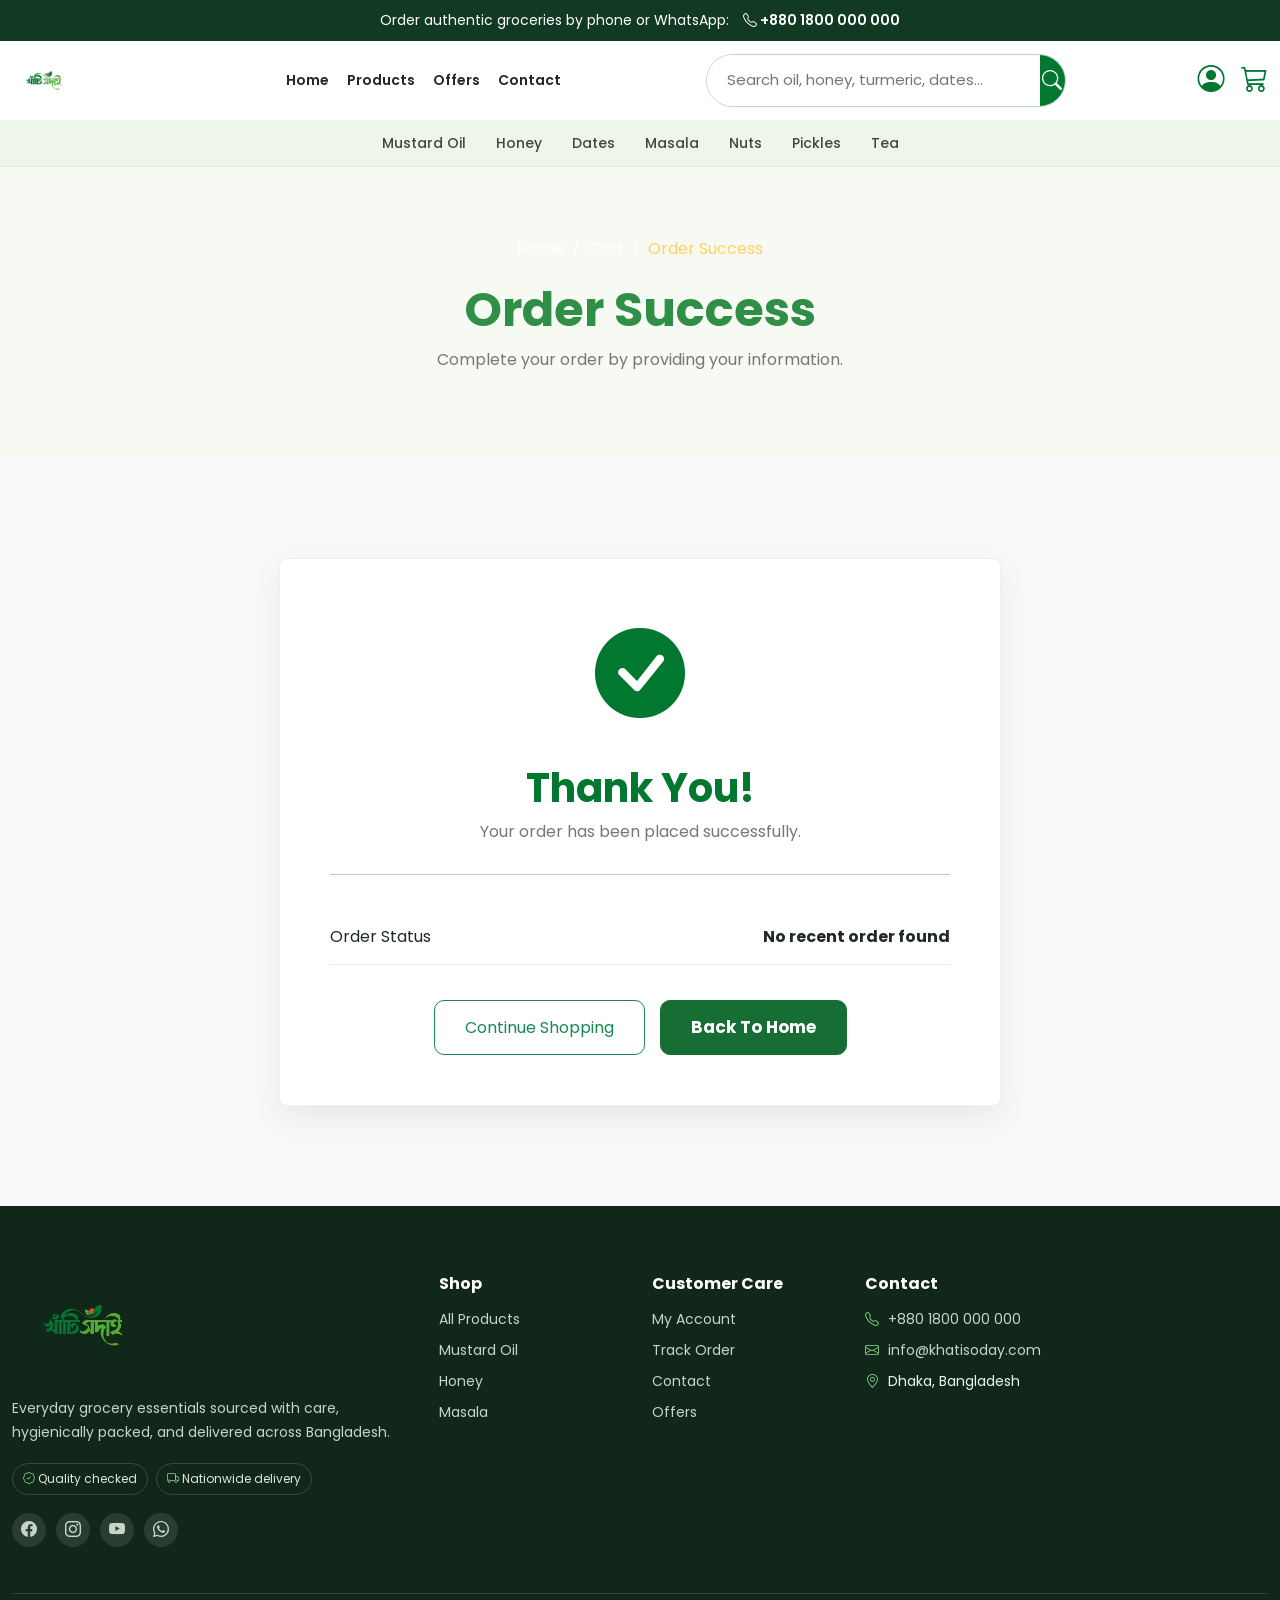
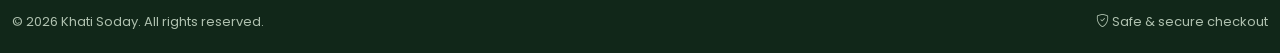
<file: order-success.html>
﻿<!DOCTYPE html>
<html lang="en">

<head>

    <!-- Meta -->

    <meta charset="UTF-8">

    <meta name="viewport"
          content="width=device-width, initial-scale=1.0">

    <title>Order Success | Khati Soday</title>

    <!-- Google Fonts -->

    <link rel="preconnect"
          href="https://fonts.googleapis.com">

    <link rel="preconnect"
          href="https://fonts.gstatic.com"
          crossorigin>

    <link href="https://fonts.googleapis.com/css2?family=Poppins:wght@300;400;500;600;700&family=Hind+Siliguri:wght@400;500;600;700&display=swap"
          rel="stylesheet">

    <!-- Bootstrap -->

    <link href="https://cdn.jsdelivr.net/npm/bootstrap@5.3.3/dist/css/bootstrap.min.css"
          rel="stylesheet">

    <!-- Bootstrap Icons -->

    <link rel="stylesheet"
          href="https://cdn.jsdelivr.net/npm/bootstrap-icons@1.11.3/font/bootstrap-icons.min.css">

    <!-- CSS -->

    <link rel="stylesheet"
          href="css/style.css">

</head>

<body>

    
<!-- Top Header -->

<section class="top-header">

    <div class="container">

        <p>

            আমাদের যে কোনো পণ্য অর্ডার করতে কল বা WhatsApp করুন:

            <span>

                <i class="bi bi-telephone"></i>

                +880 1800 000 000

            </span>

        </p>
    </div>
</section>


<!-- Main Header -->

<header class="main-header">

    <div class="container">

        <!-- Mobile Top Row -->
        <div class="mobile-top d-lg-none">

            <button class="navbar-toggler"
                    type="button"
                    data-bs-toggle="collapse"
                    data-bs-target="#menu">

                <span class="navbar-toggler-icon"></span>

            </button>

            <a href="index.html">

                <img src="images/logo.png"
                     class="logo"
                     alt="Khati Soday">

            </a>

        </div>

        <!-- Desktop Header -->
        <div class="row align-items-center desktop-header">

            <!-- Logo -->
            <div class="col-lg-2 d-none d-lg-block">

                <a href="index.html">
                    <img src="images/logo.png"
                         class="logo"
                         alt="Khati Soday">
                </a>

            </div>

            <!-- Search -->
            <div class="col-lg-6">

                <div class="search-box">

                    <input type="text"
                           placeholder="Enter your keywords...">

                    <button>

                        <i class="bi bi-search"></i>

                    </button>

                </div>

            </div>

            <!-- Account -->
            <div class="col-lg-4">

                <div class="header-right">

                    <a href="profile.html">

                        <i class="bi bi-person-circle"></i>

                        <div>

                            <small>Account</small>

                            <span>Login / Register</span>

                        </div>

                    </a>

                    <a href="cart.html">

                        <i class="bi bi-cart3"></i>

                        <div>

                            <small>Cart (02)</small>

                            <span>Shopping Cart</span>

                        </div>

                    </a>

                </div>

            </div>

        </div>

    </div>

</header>

<!-- Navbar -->

<nav class="navbar navbar-expand-lg navbar-light">

    <div class="container">

        <button class="navbar-toggler"
            data-bs-toggle="collapse"
            data-bs-target="#menu">

            <span class="navbar-toggler-icon"></span>

        </button>

        <div class="collapse navbar-collapse"
            id="menu">

            <ul class="navbar-nav mx-auto">

                <li class="nav-item">

                    <a class="nav-link active"
                        href="index.html">

                        Home

                    </a>

                </li>

                <li class="nav-item">

                    <a class="nav-link"
                        href="products.html">

                        SARISHA OIL (সরিষার তেল)

                    </a>

                </li>

                <li class="nav-item">

                    <a class="nav-link"
                        href="products.html">

                        HONEY (মধু)

                    </a>

                </li>

                <li class="nav-item">

                    <a class="nav-link"
                        href="products.html">

                        MASALA (মসলা)

                    </a>

                </li>

                <li class="nav-item">

                    <a class="nav-link"
                        href="products.html">

                        খেজুর

                    </a>

                </li>

            </ul>

        </div>

    </div>

</nav>

<!--=====================================
            Order Success Banner
======================================-->

<section class="page-banner">

    <div class="container">

        <div class="banner-content">

            <nav aria-label="breadcrumb">

                <ol class="breadcrumb justify-content-center">

                    <li class="breadcrumb-item">

                        <a href="index.html">

                            Home

                        </a>

                    </li>

                    <li class="breadcrumb-item">

                        <a href="cart.html">

                            Cart

                        </a>

                    </li>

                    <li class="breadcrumb-item active">

                        Order Success

                    </li>

                </ol>

            </nav>

            <h1>

                Order Success

            </h1>

            <p>

                Complete your order by providing your information.

            </p>

        </div>

    </div>

</section>

<!--=====================================
        Order Success
======================================-->

<section class="success-section">

    <div class="container">

        <div class="row justify-content-center">

            <div class="col-lg-7">

                <div class="success-card">

                    <div class="success-icon">

                        <i class="bi bi-check-circle-fill"></i>

                    </div>

                    <h2>

                        Thank You!

                    </h2>

                    <p>

                        Your order has been placed successfully.

                    </p>

                    <hr>

                    <div class="order-details">

                        <div>

                            <span>

                                Order ID

                            </span>

                            <strong>

                                #KS202600125

                            </strong>

                        </div>

                        <div>

                            <span>

                                Order Date

                            </span>

                            <strong>

                                07 July 2026

                            </strong>

                        </div>

                        <div>

                            <span>

                                Payment Method

                            </span>

                            <strong>

                                Cash On Delivery

                            </strong>

                        </div>

                        <div>

                            <span>

                                Total Amount

                            </span>

                            <strong>

                                Tk. 1,800

                            </strong>

                        </div>

                    </div>

                    <div class="success-buttons">

                        <a href="products.html"
                           class="btn btn-outline-success">

                            Continue Shopping

                        </a>

                        <a href="index.html"
                           class="btn btn-green">

                            Back To Home

                        </a>

                    </div>

                </div>

            </div>

        </div>

    </div>

</section>
<button id="backToTop">
    <i class="bi bi-arrow-up"></i>
</button>

<script src="https://cdn.jsdelivr.net/npm/bootstrap@5.3.3/dist/js/bootstrap.bundle.min.js"></script>
<script src="js/script.js"></script>

</body>

</html>
</file>
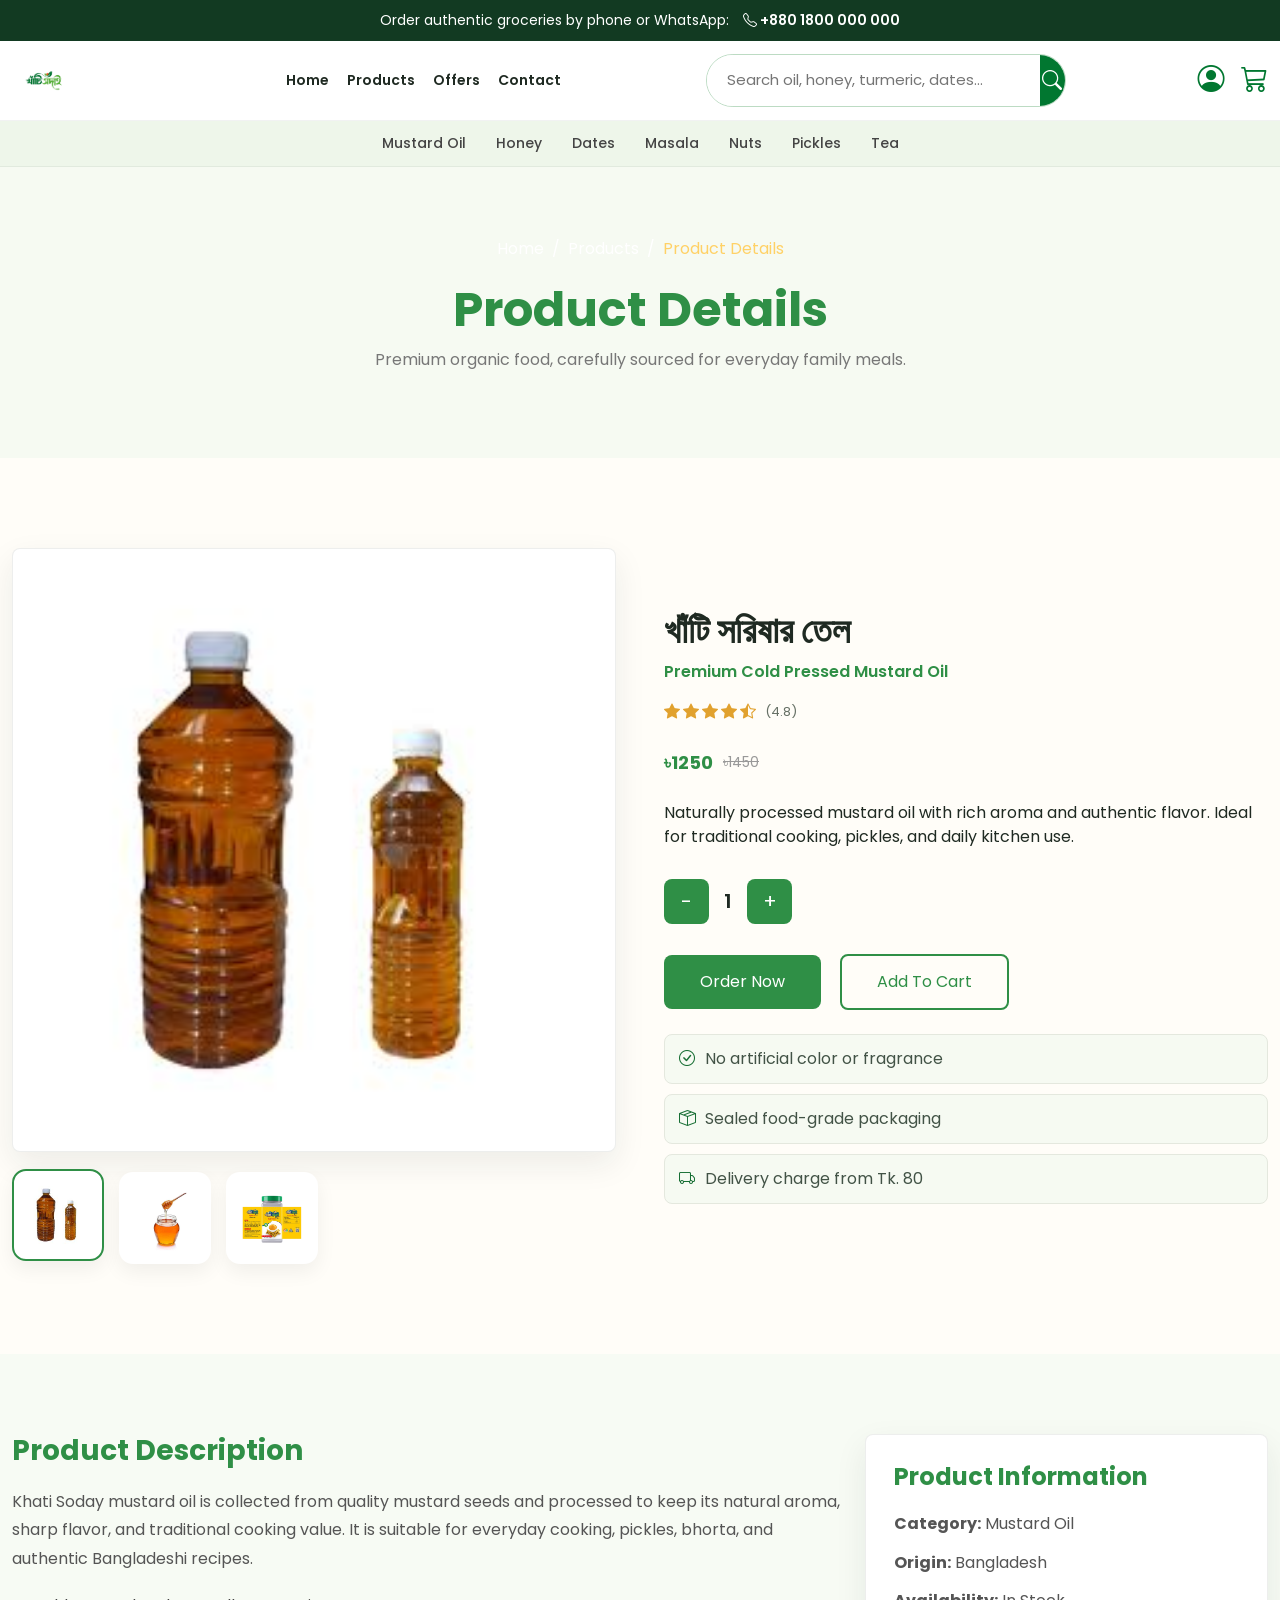
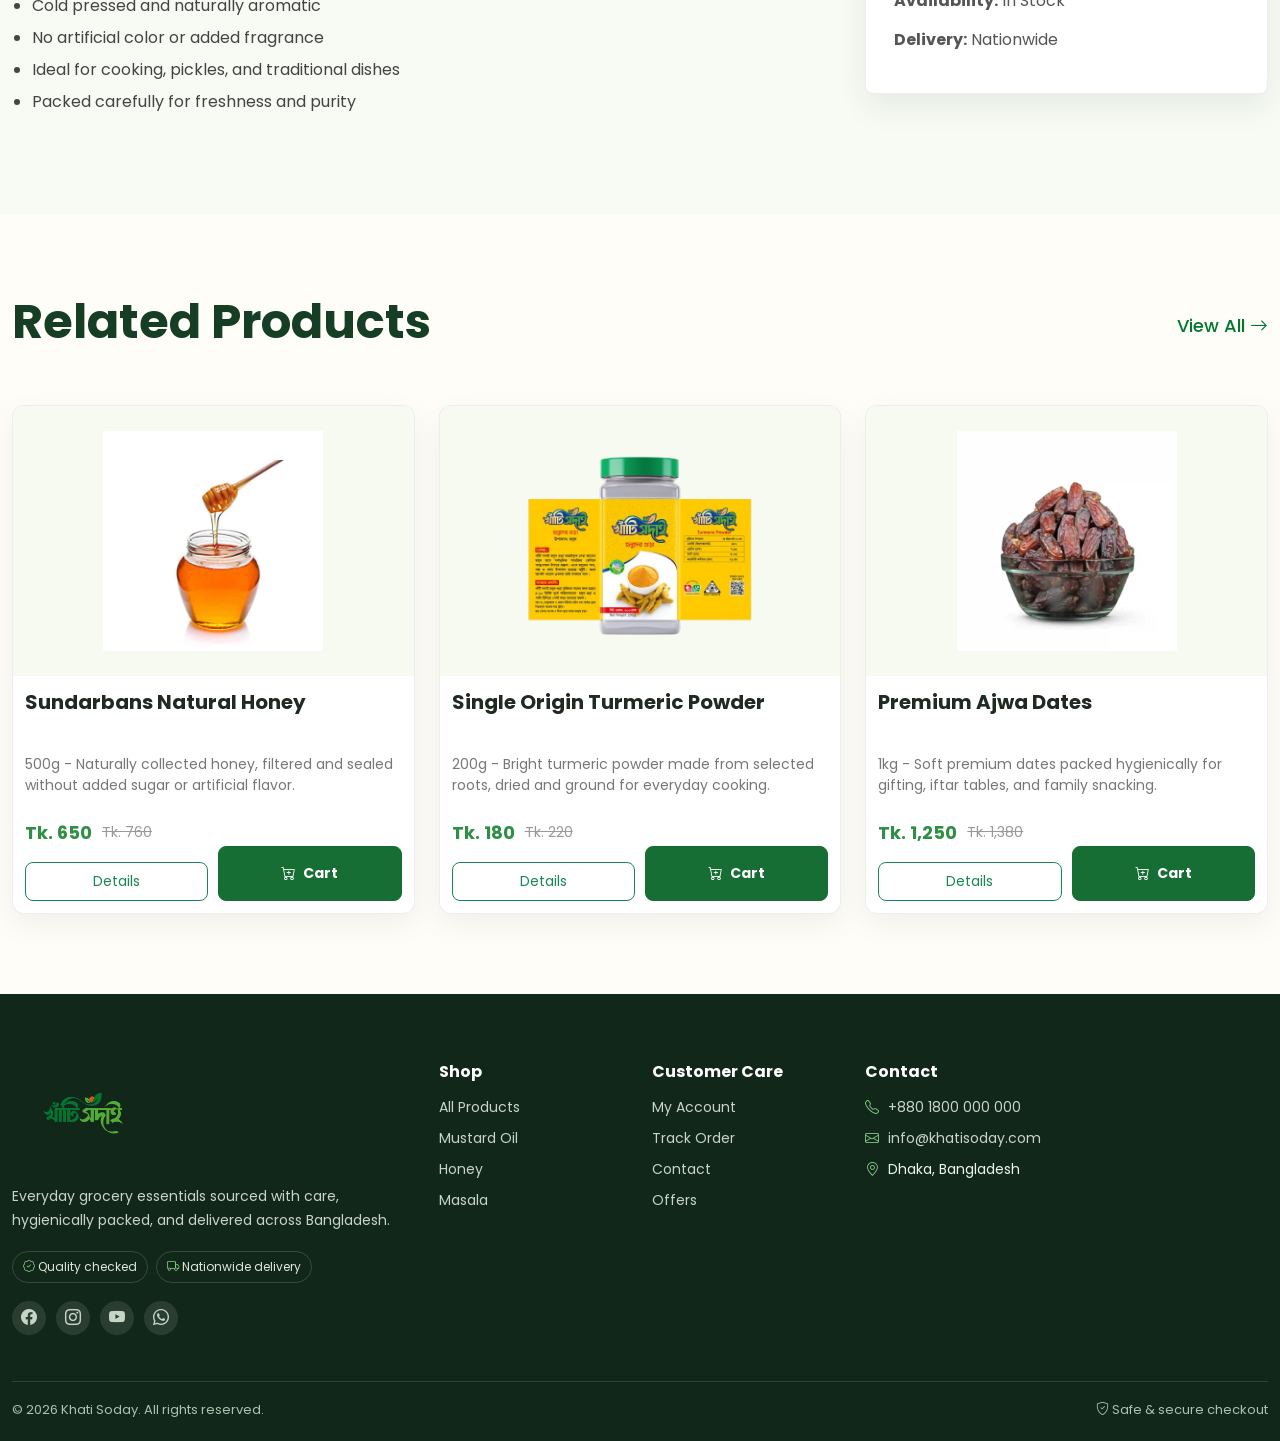
<file: product-details.html>
﻿<!DOCTYPE html>
<html lang="en">

<head>

    <meta charset="UTF-8">

    <meta name="viewport"
        content="width=device-width, initial-scale=1.0">

    <meta name="description"
        content="Khati Soday product details">

    <title>Product Details | Khati Soday</title>

    <link rel="preconnect"
        href="https://fonts.googleapis.com">

    <link rel="preconnect"
        href="https://fonts.gstatic.com"
        crossorigin>

    <link href="https://fonts.googleapis.com/css2?family=Poppins:wght@300;400;500;600;700&family=Hind+Siliguri:wght@400;500;600;700&display=swap"
        rel="stylesheet">

    <link href="https://cdn.jsdelivr.net/npm/bootstrap@5.3.3/dist/css/bootstrap.min.css"
        rel="stylesheet">

    <link rel="stylesheet"
        href="https://cdn.jsdelivr.net/npm/bootstrap-icons@1.11.3/font/bootstrap-icons.min.css">

    <link rel="stylesheet"
        href="css/style.css">

</head>

<body>

<section class="top-header">

    <div class="container">

        <p>
            আমাদের যে কোন পণ্য অর্ডার করতে কল বা WhatsApp করুন:
            <span><i class="bi bi-telephone"></i> +880 1800 000 000</span>
        </p>

    </div>

</section>

<header class="main-header">

    <div class="container">

        <div class="mobile-top d-lg-none">

            <button class="navbar-toggler"
                    type="button"
                    data-bs-toggle="collapse"
                    data-bs-target="#menu">

                <span class="navbar-toggler-icon"></span>

            </button>

            <a href="index.html">

                <img src="images/logo.png"
                     class="logo"
                     alt="Khati Soday">

            </a>

        </div>

        <div class="row align-items-center">

            <div class="col-lg-2">

                <a href="index.html">
                    <img src="images/logo.png"
                        class="logo"
                        alt="Khati Soday">
                </a>

            </div>

            <div class="col-lg-6">

                <div class="search-box">

                    <input type="text"
                        placeholder="Search Products...">

                    <button><i class="bi bi-search"></i></button>

                </div>

            </div>

            <div class="col-lg-4">

                <div class="header-right">

                    <a href="profile.html">

                        <i class="bi bi-person-circle"></i>

                        <div><small>My Account</small><span>Login / Register</span></div>
                    </a>

                    <a href="cart.html">
                        <i class="bi bi-cart3"></i>
                        <div><small>Cart (0)</small><span>View Cart</span></div>
                    </a>

                </div>

            </div>

        </div>

    </div>

</header>

<nav class="navbar navbar-expand-lg navbar-light">

    <div class="container">

        <button class="navbar-toggler"
            type="button"
            data-bs-toggle="collapse"
            data-bs-target="#menu"
            aria-controls="menu"
            aria-expanded="false"
            aria-label="Toggle navigation">

            <span class="navbar-toggler-icon"></span>

        </button>

        <div class="collapse navbar-collapse"
            id="menu">

            <ul class="navbar-nav mx-auto">

                <li class="nav-item"><a class="nav-link" href="index.html">Home</a></li>

                <li class="nav-item"><a class="nav-link" href="products.html">Products</a></li>

                <li class="nav-item"><a class="nav-link" href="contact.html">Contact</a></li>

            </ul>

        </div>

    </div>

</nav>

<section class="page-banner">

    <div class="container">

        <div class="banner-content">

            <nav aria-label="breadcrumb">

                <ol class="breadcrumb justify-content-center">

                    <li class="breadcrumb-item"><a href="index.html">Home</a></li>

                    <li class="breadcrumb-item"><a href="products.html">Products</a></li>

                    <li class="breadcrumb-item active">Product Details</li>

                </ol>

            </nav>

            <h1>Product Details</h1>

            <p>Premium organic food, carefully sourced for everyday family meals.</p>

        </div>

    </div>

</section>

<section class="product-details">

    <div class="container">

        <div class="row g-5 align-items-center">

            <div class="col-lg-6">

                <div class="product-gallery shadow-soft">

                    <img src="images/products/oil.png"
                        class="main-product-image"
                        alt="Pure Mustard Oil">

                </div>

                <div class="thumbnail-gallery">

                    <button class="thumb active" type="button" data-image="images/products/oil.png" aria-label="Show mustard oil image">
                        <img src="images/products/oil.png" alt="Mustard oil thumbnail">
                    </button>

                    <button class="thumb" type="button" data-image="images/products/honey.png" aria-label="Show honey image">
                        <img src="images/products/honey.png" alt="Honey thumbnail">
                    </button>

                    <button class="thumb" type="button" data-image="images/products/turmeric.png" aria-label="Show turmeric image">
                        <img src="images/products/turmeric.png" alt="Turmeric thumbnail">
                    </button>

                </div>

            </div>

            <div class="col-lg-6">

                <div class="product-info">

                    <h2>খাঁটি সরিষার তেল</h2>

                    <p class="text-green fw-semibold">Premium Cold Pressed Mustard Oil</p>

                    <div class="product-rating">
                        <i class="bi bi-star-fill"></i>
                        <i class="bi bi-star-fill"></i>
                        <i class="bi bi-star-fill"></i>
                        <i class="bi bi-star-fill"></i>
                        <i class="bi bi-star-half"></i>
                        <span>(4.8)</span>
                    </div>

                    <div class="price">
                        <span class="new-price">৳1250</span>
                        <span class="old-price">৳1450</span>
                    </div>

                    <p>
                        Naturally processed mustard oil with rich aroma and authentic flavor. Ideal for traditional cooking, pickles, and daily kitchen use.
                    </p>

                    <div class="quantity">
                        <button type="button">-</button>
                        <span>1</span>
                        <button type="button">+</button>
                    </div>

                    <a href="contact.html"
                        class="btn buy-btn">Order Now</a>

                    <button class="btn cart-btn"
                        type="button">Add To Cart</button>

                </div>

            </div>

        </div>

    </div>

</section>

<section class="product-description bg-light-green">

    <div class="container">

        <div class="row g-4">

            <div class="col-lg-8">

                <h3>Product Description</h3>

                <p>
                    Khati Soday mustard oil is collected from quality mustard seeds and processed to keep its natural aroma, sharp flavor, and traditional cooking value. It is suitable for everyday cooking, pickles, bhorta, and authentic Bangladeshi recipes.
                </p>

                <ul class="product-points">
                    <li>Cold pressed and naturally aromatic</li>
                    <li>No artificial color or added fragrance</li>
                    <li>Ideal for cooking, pickles, and traditional dishes</li>
                    <li>Packed carefully for freshness and purity</li>
                </ul>

            </div>

            <div class="col-lg-4">

                <div class="product-meta-box">
                    <h4>Product Information</h4>
                    <p><strong>Category:</strong> Mustard Oil</p>
                    <p><strong>Origin:</strong> Bangladesh</p>
                    <p><strong>Availability:</strong> In Stock</p>
                    <p><strong>Delivery:</strong> Nationwide</p>
                </div>

            </div>

        </div>

    </div>

</section>

<section class="related-products">

    <div class="container">

        <div class="d-flex justify-content-between align-items-center mb-5">
            <h2 class="section-title">Related Products</h2>
            <a href="products.html" class="see-all">View All <i class="bi bi-arrow-right"></i></a>
        </div>

        <div class="row g-4 product-grid">

            <div class="col-lg-4 col-md-4">
                <div class="product-card">
                    <div class="product-img">
                        <img src="images/products/honey.png" alt="Honey">
                    </div>
                    <div class="product-content">
                        <h4>সুন্দরবনের খাঁটি মধু</h4>
                        <p>100% Pure Sundarbans Natural Honey</p>
                        <div class="price">
                            <span class="new-price">৳950</span>
                            <span class="old-price">৳1100</span>
                        </div>
                        <div class="product-btns">
                            <a href="product-details.html" class="btn btn-outline-success">Details</a>
                            <button class="btn btn-green" type="button"><i class="bi bi-cart-plus"></i> Cart</button>
                        </div>
                    </div>
                </div>
            </div>

            <div class="col-lg-4 col-md-4">
                <div class="product-card">
                    <div class="product-img">
                        <img src="images/products/turmeric.png" alt="Turmeric">
                    </div>
                    <div class="product-content">
                        <h4>হলুদের গুঁড়া</h4>
                        <p>Premium Turmeric Powder</p>
                        <div class="price">
                            <span class="new-price">৳350</span>
                            <span class="old-price">৳450</span>
                        </div>
                        <div class="product-btns">
                            <a href="product-details.html" class="btn btn-outline-success">Details</a>
                            <button class="btn btn-green" type="button"><i class="bi bi-cart-plus"></i> Cart</button>
                        </div>
                    </div>
                </div>
            </div>

            <div class="col-lg-4 col-md-4">
                <div class="product-card">
                    <div class="product-img">
                        <img src="images/products/dates.png" alt="Dates">
                    </div>
                    <div class="product-content">
                        <h4>আজওয়া খেজুর</h4>
                        <p>Premium Quality Organic Dates</p>
                        <div class="price">
                            <span class="new-price">৳1150</span>
                            <span class="old-price">৳1300</span>
                        </div>
                        <div class="product-btns">
                            <a href="product-details.html" class="btn btn-outline-success">Details</a>
                            <button class="btn btn-green" type="button"><i class="bi bi-cart-plus"></i> Cart</button>
                        </div>
                    </div>
                </div>
            </div>

        </div>

    </div>

</section>

<footer>

    <div class="container">

        <div class="row gy-5">

            <div class="col-lg-4">
                <img src="images/logo.png"
                    class="footer-logo"
                    alt="Logo">
                <p>Khati Soday delivers safe, healthy, and organic food across Bangladesh.</p>
            </div>

            <div class="col-lg-2">
                <h5>Quick Links</h5>
                <ul>
                    <li><a href="index.html">Home</a></li>
                    <li><a href="products.html">Products</a></li>
                    <li><a href="contact.html">Contact</a></li>
                </ul>
            </div>

            <div class="col-lg-3">
                <h5>Contact</h5>
                <ul>
                    <li><i class="bi bi-telephone"></i> +8801800 000 000</li>
                    <li><i class="bi bi-envelope"></i> info@khatisoday.com</li>
                    <li><i class="bi bi-geo-alt"></i> Dhaka, Bangladesh</li>
                </ul>
            </div>

        </div>

        <hr>

        <div class="text-center">© 2026 Khati Soday. All Rights Reserved.</div>

    </div>

</footer>

<button id="backToTop">
    <i class="bi bi-arrow-up"></i>
</button>

<script src="https://cdn.jsdelivr.net/npm/bootstrap@5.3.3/dist/js/bootstrap.bundle.min.js"></script>
<script src="js/script.js"></script>

</body>

</html>
</file>
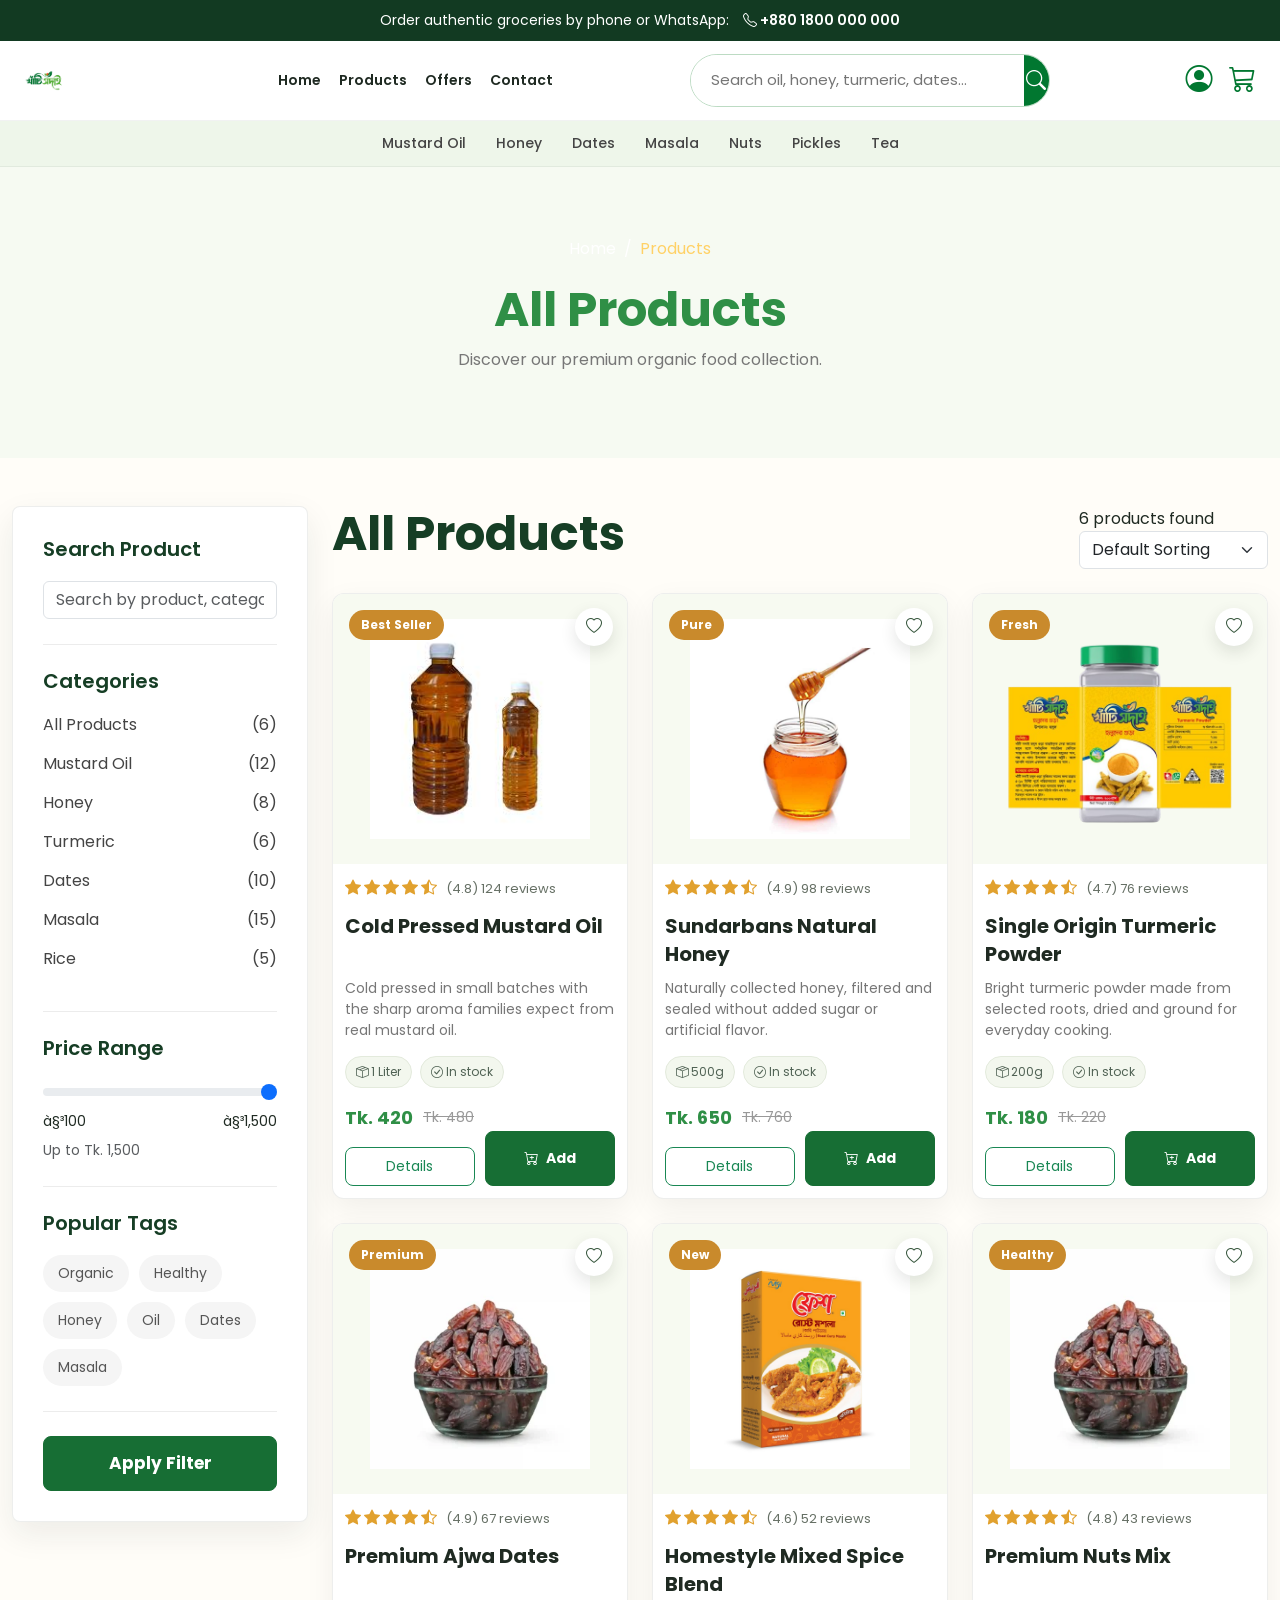
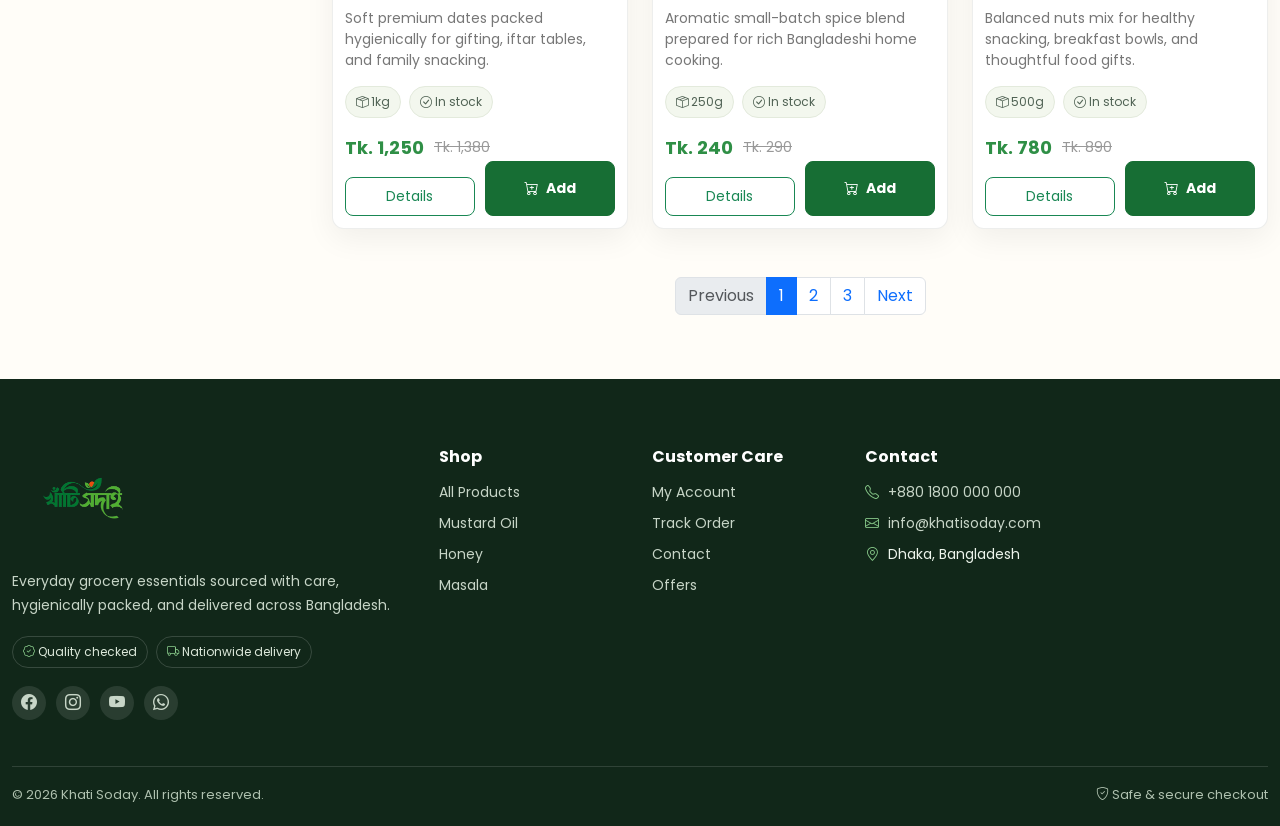
<file: products.html>
﻿<!DOCTYPE html>
<html lang="en">

<head>

    <!-- Meta -->

    <meta charset="UTF-8">

    <meta name="viewport"
        content="width=device-width, initial-scale=1.0">

    <meta name="description"
        content="Khati Soday - Premium Organic Food Store">

    <title>All Products | Khati Soday</title>

    <!-- Google Fonts -->

    <link rel="preconnect"
        href="https://fonts.googleapis.com">

    <link rel="preconnect"
        href="https://fonts.gstatic.com"
        crossorigin>

    <link href="https://fonts.googleapis.com/css2?family=Poppins:wght@300;400;500;600;700&family=Hind+Siliguri:wght@400;500;600;700&display=swap"
        rel="stylesheet">

    <!-- Bootstrap -->

    <link href="https://cdn.jsdelivr.net/npm/bootstrap@5.3.3/dist/css/bootstrap.min.css"
        rel="stylesheet">

    <!-- Bootstrap Icons -->

    <link rel="stylesheet"
        href="https://cdn.jsdelivr.net/npm/bootstrap-icons@1.11.3/font/bootstrap-icons.min.css">

    <!-- CSS -->

    <link rel="stylesheet"
        href="css/style.css">

</head>

<body>

    <!--=========================================
            Top Header
==========================================-->

<section class="top-header">

    <div class="container">

        <p>

            à¦†à¦®à¦¾à¦¦à§‡à¦° à¦¯à§‡ à¦•à§‹à¦¨ à¦ªà¦£à§à¦¯ à¦…à¦°à§à¦¡à¦¾à¦° à¦•à¦°à¦¤à§‡ à¦•à¦² à¦¬à¦¾ WhatsApp à¦•à¦°à§à¦¨

            <span>

                <i class="bi bi-telephone-fill"></i>

                +880 1800 0000

            </span>

        </p>

    </div>

</section>

<!--=========================================
            Main Header
==========================================-->

<header class="main-header">

    <div class="container">

        <!-- Mobile Top Row -->
        <div class="mobile-top d-lg-none">

            <button class="navbar-toggler"
                    type="button"
                    data-bs-toggle="collapse"
                    data-bs-target="#menu">

                <span class="navbar-toggler-icon"></span>

            </button>

            <a href="index.html">

                <img src="images/logo.png"
                     class="logo"
                     alt="Khati Soday">

            </a>

        </div>

        <div class="row align-items-center">

            <!-- Logo -->

            <div class="col-lg-2">

                <a href="index.html">

                    <img src="images/logo.png"
                        class="logo"
                        alt="Khati Soday">

                </a>

            </div>

            <!-- Search -->

            <div class="col-lg-6">

                <div class="search-box">

                    <input
                        type="text"
                        placeholder="Search Products...">

                    <button>

                        <i class="bi bi-search"></i>

                    </button>

                </div>

            </div>

            <!-- Right -->

<div class="header-right">

    <!-- Login -->

    <a href="profile.html">

        <i class="bi bi-person-circle"></i>

        <div>

            <small>Account</small>

            <span>Login / Register</span>

        </div>

    </a>

    <!-- Cart -->

    <a href="cart.html">

        <i class="bi bi-cart3"></i>

        <div>

            <small>Cart (0)</small>

            <span>View Cart</span>

        </div>

    </a>

</div>

            </div>

        </div>

    </div>

</header>

<!--=========================================
                Navbar
==========================================-->

<nav class="navbar navbar-expand-lg navbar-light">

    <div class="container">

        <button class="navbar-toggler"
            data-bs-toggle="collapse"
            data-bs-target="#menu">

            <span class="navbar-toggler-icon"></span>

        </button>

        <div class="collapse navbar-collapse"
            id="menu">

            <ul class="navbar-nav mx-auto">

                <li class="nav-item">

                    <a class="nav-link"
                        href="index.html">

                        Home

                    </a>

                </li>

                <li class="nav-item">

                    <a class="nav-link active"
                        href="products.html">

                        Products

                    </a>

                </li>

                <li class="nav-item">

                    <a class="nav-link"
                        href="contact.html">

                        Contact

                    </a>

                </li>

            </ul>

        </div>

    </div>

</nav>
<!--=========================================
            Page Banner
==========================================-->

<section class="page-banner">

    <div class="container">

        <div class="banner-content">

            <nav aria-label="breadcrumb">

                <ol class="breadcrumb justify-content-center">

                    <li class="breadcrumb-item">

                        <a href="index.html">

                            Home

                        </a>

                    </li>

                    <li class="breadcrumb-item active">

                        Products

                    </li>

                </ol>

            </nav>

            <h1>

                All Products

            </h1>

            <p>

                Discover our premium organic food collection.

            </p>

        </div>

    </div>

</section>

<!--=========================================
            Products Section Start
==========================================-->

<section class="products-page py-5">

    <div class="container">

        <div class="row">

            <!--=========================================
                    Sidebar Start
            ==========================================-->

            <div class="col-lg-3">

                <button class="btn btn-outline-success w-100 d-lg-none mobile-filter-toggle"
                        type="button"
                        data-bs-toggle="collapse"
                        data-bs-target="#mobileFilters"
                        aria-expanded="false"
                        aria-controls="mobileFilters">
                    <i class="bi bi-sliders"></i>
                    Filter products
                </button>

                <aside class="filter-sidebar collapse d-lg-block"
                       id="mobileFilters">

                    <!-- Search -->

                    <div class="filter-box">

                        <h5>

                            Search Product

                        </h5>

                        <input type="text"
                               id="productSearch"
                               class="form-control"
                               placeholder="Search by product, category, or benefit...">

                    </div>

                    <!-- Categories -->

                    <div class="filter-box mt-4">

                        <h5>

                            Categories

                        </h5>

                        <ul class="category-list">

                            <li>

                                <a href="#"
                                   class="active"
                                   data-category="All">

                                    All Products

                                    <span>(6)</span>

                                </a>

                            </li>

                            <li>

                                <a href="#"
                                   data-category="Mustard Oil">

                                    Mustard Oil

                                    <span>(12)</span>

                                </a>

                            </li>

                            <li>

                                <a href="#"
                                   data-category="Honey">

                                    Honey

                                    <span>(8)</span>

                                </a>

                            </li>

                            <li>

                                <a href="#"
                                   data-category="Turmeric">

                                    Turmeric

                                    <span>(6)</span>

                                </a>

                            </li>

                            <li>

                                <a href="#"
                                   data-category="Dates">

                                    Dates

                                    <span>(10)</span>

                                </a>

                            </li>

                            <li>

                                <a href="#"
                                   data-category="Masala">

                                    Masala

                                    <span>(15)</span>

                                </a>

                            </li>

                            <li>

                                <a href="#"
                                   data-category="Nuts">

                                    Rice

                                    <span>(5)</span>

                                </a>

                            </li>

                        </ul>

                    </div>

                    <!-- Price -->

                    <div class="filter-box mt-4">

                        <h5>

                            Price Range

                        </h5>

                        <input type="range"
                               class="form-range"
                               id="priceRange"
                               min="100"
                               max="1500"
                               step="50"
                               value="1500">

                        <div class="d-flex justify-content-between">

                            <small>à§³100</small>

                            <small>à§³1,500</small>

                        </div>

                        <small class="d-block mt-2 text-muted">
                            Up to <span id="priceValue">Tk. 1,500</span>
                        </small>

                    </div>

                    <!-- Popular Tags -->

                    <div class="filter-box mt-4">

                        <h5>

                            Popular Tags

                        </h5>

                        <div class="tags">

                            <a href="#">Organic</a>

                            <a href="#">Healthy</a>

                            <a href="#">Honey</a>

                            <a href="#">Oil</a>

                            <a href="#">Dates</a>

                            <a href="#">Masala</a>

                        </div>

                    </div>

                    <button class="btn btn-green w-100 mt-4"
                            type="button"
                            id="applyFilter">

                        Apply Filter

                    </button>

                </aside>

            </div>

            <div class="col-lg-9">

    <!-- Top Bar -->

    <div class="d-flex justify-content-between align-items-center mb-4">

        <h2 class="section-title">

            All Products

        </h2>

        <div class="products-toolbar">

        <span id="resultCount">6 products found</span>

        <select class="form-select w-auto"
                id="productSort">

            <option>Default Sorting</option>

            <option>Newest</option>

            <option>Price Low â†’ High</option>

            <option>Price High â†’ Low</option>

        </select>

        </div>

    </div>

    <!-- Product Grid -->

    <div class="row g-4 product-grid" id="productGrid">

        <!-- =======================
                Product 1
        ======================== -->

         <div class="col-lg-4 col-4">

            <div class="product-card">

                <div class="product-img">

                    <span class="discount">-20%</span>

                    <button class="wishlist-btn">

                        <i class="bi bi-heart"></i>

                    </button>

                    <a href="product-details.html">

                        <img src="images/products/oil.png"
                            alt="Mustard Oil">

                    </a>

                </div>

                <div class="product-content">

                    <div class="product-rating">

                        <i class="bi bi-star-fill"></i>
                        <i class="bi bi-star-fill"></i>
                        <i class="bi bi-star-fill"></i>
                        <i class="bi bi-star-fill"></i>
                        <i class="bi bi-star-half"></i>

                        <span>(4.8)</span>

                    </div>

                    <h4>

                        à¦–à¦¾à¦à¦Ÿà¦¿ à¦¸à¦°à¦¿à¦·à¦¾à¦° à¦¤à§‡à¦²

                    </h4>

                    <p>

                        Premium Cold Pressed Mustard Oil

                    </p>

                    <div class="price">

                        <span class="new-price">

                            à§³1250

                        </span>

                        <span class="old-price">

                            à§³1450

                        </span>

                    </div>

                    <div class="product-btns">

                        <a href="product-details.html"
                            class="btn btn-outline-success">

                            Details

                        </a>

                        <button class="btn btn-green">

                            <i class="bi bi-cart-plus"></i>

                            Cart

                        </button>

                    </div>

                </div>

            </div>

        </div>

        <!-- =======================
                Product 2
        ======================== -->

         <div class="col-lg-4 col-4">

            <div class="product-card">

                <div class="product-img">

                    <span class="discount">-15%</span>

                    <button class="wishlist-btn">

                        <i class="bi bi-heart"></i>

                    </button>

                    <a href="product-details.html">

                        <img src="images/products/honey.png"
                            alt="Honey">

                    </a>

                </div>

                <div class="product-content">

                    <div class="product-rating">

                        <i class="bi bi-star-fill"></i>
                        <i class="bi bi-star-fill"></i>
                        <i class="bi bi-star-fill"></i>
                        <i class="bi bi-star-fill"></i>
                        <i class="bi bi-star-half"></i>

                        <span>(4.9)</span>

                    </div>

                    <h4>

                        à¦¸à§à¦¨à§à¦¦à¦°à¦¬à¦¨à§‡à¦° à¦–à¦¾à¦à¦Ÿà¦¿ à¦®à¦§à§

                    </h4>

                    <p>

                        100% Pure Sundarbans Natural Honey

                    </p>

                    <div class="price">

                        <span class="new-price">

                            à§³950

                        </span>

                        <span class="old-price">

                            à§³1100

                        </span>

                    </div>

                    <div class="product-btns">

                        <a href="product-details.html"
                            class="btn btn-outline-success">

                            Details

                        </a>

                        <button class="btn btn-green">

                            <i class="bi bi-cart-plus"></i>

                            Cart

                        </button>

                    </div>

                </div>

            </div>

        </div>

        <!-- Product 3 -->

         <div class="col-lg-4 col-4">

            <div class="product-card">

                <div class="product-img">

                    <span class="discount">-10%</span>

                    <button class="wishlist-btn">

                        <i class="bi bi-heart"></i>

                    </button>

                    <a href="product-details.html">

                        <img src="images/products/dates.png"
                            alt="Dates">

                    </a>

                </div>

                <div class="product-content">

                    <div class="product-rating">

                        <i class="bi bi-star-fill"></i>
                        <i class="bi bi-star-fill"></i>
                        <i class="bi bi-star-fill"></i>
                        <i class="bi bi-star-fill"></i>
                        <i class="bi bi-star-half"></i>

                        <span>(4.9)</span>

                    </div>

                    <h4>

                        à¦…à¦¤à§à¦¯à¦¨à§à¦¤ à¦¸à§à¦¸à§à¦¬à¦¾à¦¦à§ à¦–à§‡à¦œà§à¦°

                    </h4>

                    <p>

                        Premium Quality Organic Dates from Khulna

                    </p>

                    <div class="price">

                        <span class="new-price">

                            à§³900

                        </span>

                        <span class="old-price">

                            à§³1000

                        </span>

                    </div>

                    <div class="product-btns">

                        <a href="product-details.html"
                            class="btn btn-outline-success">

                            Details

                        </a>

                        <button class="btn btn-green">

                            <i class="bi bi-cart-plus"></i>

                            Cart

                        </button>

                    </div>

                </div>

            </div>

        </div>

         <!-- =======================
                Product 1
        ======================== -->

         <div class="col-lg-4 col-4">

            <div class="product-card">

                <div class="product-img">

                    <span class="discount">-20%</span>

                    <button class="wishlist-btn">

                        <i class="bi bi-heart"></i>

                    </button>

                    <a href="product-details.html">

                        <img src="images/products/oil.png"
                            alt="Mustard Oil">

                    </a>

                </div>

                <div class="product-content">

                    <div class="product-rating">

                        <i class="bi bi-star-fill"></i>
                        <i class="bi bi-star-fill"></i>
                        <i class="bi bi-star-fill"></i>
                        <i class="bi bi-star-fill"></i>
                        <i class="bi bi-star-half"></i>

                        <span>(4.8)</span>

                    </div>

                    <h4>

                        à¦–à¦¾à¦à¦Ÿà¦¿ à¦¸à¦°à¦¿à¦·à¦¾à¦° à¦¤à§‡à¦²

                    </h4>

                    <p>

                        Premium Cold Pressed Mustard Oil

                    </p>

                    <div class="price">

                        <span class="new-price">

                            à§³1250

                        </span>

                        <span class="old-price">

                            à§³1450

                        </span>

                    </div>

                    <div class="product-btns">

                        <a href="product-details.html"
                            class="btn btn-outline-success">

                            Details

                        </a>

                        <button class="btn btn-green">

                            <i class="bi bi-cart-plus"></i>

                            Cart

                        </button>

                    </div>

                </div>

            </div>

        </div>

        <!-- =======================
                Product 2
        ======================== -->

         <div class="col-lg-4 col-4">

            <div class="product-card">

                <div class="product-img">

                    <span class="discount">-15%</span>

                    <button class="wishlist-btn">

                        <i class="bi bi-heart"></i>

                    </button>

                    <a href="product-details.html">

                        <img src="images/products/honey.png"
                            alt="Honey">

                    </a>

                </div>

                <div class="product-content">

                    <div class="product-rating">

                        <i class="bi bi-star-fill"></i>
                        <i class="bi bi-star-fill"></i>
                        <i class="bi bi-star-fill"></i>
                        <i class="bi bi-star-fill"></i>
                        <i class="bi bi-star-half"></i>

                        <span>(4.9)</span>

                    </div>

                    <h4>

                        à¦¸à§à¦¨à§à¦¦à¦°à¦¬à¦¨à§‡à¦° à¦–à¦¾à¦à¦Ÿà¦¿ à¦®à¦§à§

                    </h4>

                    <p>

                        100% Pure Sundarbans Natural Honey

                    </p>

                    <div class="price">

                        <span class="new-price">

                            à§³950

                        </span>

                        <span class="old-price">

                            à§³1100

                        </span>

                    </div>

                    <div class="product-btns">

                        <a href="product-details.html"
                            class="btn btn-outline-success">

                            Details

                        </a>

                        <button class="btn btn-green">

                            <i class="bi bi-cart-plus"></i>

                            Cart

                        </button>

                    </div>

                </div>

            </div>

        </div>

        <!-- Product 3 -->

         <div class="col-lg-4 col-4">

            <div class="product-card">

                <div class="product-img">

                    <span class="discount">-10%</span>

                    <button class="wishlist-btn">

                        <i class="bi bi-heart"></i>

                    </button>

                    <a href="product-details.html">

                        <img src="images/products/dates.png"
                            alt="Dates">

                    </a>

                </div>

                <div class="product-content">

                    <div class="product-rating">

                        <i class="bi bi-star-fill"></i>
                        <i class="bi bi-star-fill"></i>
                        <i class="bi bi-star-fill"></i>
                        <i class="bi bi-star-fill"></i>
                        <i class="bi bi-star-half"></i>

                        <span>(4.9)</span>

                    </div>

                    <h4>

                        à¦…à¦¤à§à¦¯à¦¨à§à¦¤ à¦¸à§à¦¸à§à¦¬à¦¾à¦¦à§ à¦–à§‡à¦œà§à¦°

                    </h4>

                    <p>

                        Premium Quality Organic Dates from Khulna

                    </p>

                    <div class="price">

                        <span class="new-price">

                            à§³900

                        </span>

                        <span class="old-price">

                            à§³1000

                        </span>

                    </div>

                    <div class="product-btns">

                        <a href="product-details.html"
                            class="btn btn-outline-success">

                            Details

                        </a>

                        <button class="btn btn-green">

                            <i class="bi bi-cart-plus"></i>

                            Cart

                        </button>

                    </div>

                </div>

            </div>

        </div>

         <!-- =======================
                Product 1
        ======================== -->

         <div class="col-lg-4 col-4">

            <div class="product-card">

                <div class="product-img">

                    <span class="discount">-20%</span>

                    <button class="wishlist-btn">

                        <i class="bi bi-heart"></i>

                    </button>

                    <a href="product-details.html">

                        <img src="images/products/oil.png"
                            alt="Mustard Oil">

                    </a>

                </div>

                <div class="product-content">

                    <div class="product-rating">

                        <i class="bi bi-star-fill"></i>
                        <i class="bi bi-star-fill"></i>
                        <i class="bi bi-star-fill"></i>
                        <i class="bi bi-star-fill"></i>
                        <i class="bi bi-star-half"></i>

                        <span>(4.8)</span>

                    </div>

                    <h4>

                        à¦–à¦¾à¦à¦Ÿà¦¿ à¦¸à¦°à¦¿à¦·à¦¾à¦° à¦¤à§‡à¦²

                    </h4>

                    <p>

                        Premium Cold Pressed Mustard Oil

                    </p>

                    <div class="price">

                        <span class="new-price">

                            à§³1250

                        </span>

                        <span class="old-price">

                            à§³1450

                        </span>

                    </div>

                    <div class="product-btns">

                        <a href="product-details.html"
                            class="btn btn-outline-success">

                            Details

                        </a>

                        <button class="btn btn-green">

                            <i class="bi bi-cart-plus"></i>

                            Cart

                        </button>

                    </div>

                </div>

            </div>

        </div>

        <!-- =======================
                Product 2
        ======================== -->

         <div class="col-lg-4 col-4">

            <div class="product-card">

                <div class="product-img">

                    <span class="discount">-15%</span>

                    <button class="wishlist-btn">

                        <i class="bi bi-heart"></i>

                    </button>

                    <a href="product-details.html">

                        <img src="images/products/honey.png"
                            alt="Honey">

                    </a>

                </div>

                <div class="product-content">

                    <div class="product-rating">

                        <i class="bi bi-star-fill"></i>
                        <i class="bi bi-star-fill"></i>
                        <i class="bi bi-star-fill"></i>
                        <i class="bi bi-star-fill"></i>
                        <i class="bi bi-star-half"></i>

                        <span>(4.9)</span>

                    </div>

                    <h4>

                        à¦¸à§à¦¨à§à¦¦à¦°à¦¬à¦¨à§‡à¦° à¦–à¦¾à¦à¦Ÿà¦¿ à¦®à¦§à§

                    </h4>

                    <p>

                        100% Pure Sundarbans Natural Honey

                    </p>

                    <div class="price">

                        <span class="new-price">

                            à§³950

                        </span>

                        <span class="old-price">

                            à§³1100

                        </span>

                    </div>

                    <div class="product-btns">

                        <a href="product-details.html"
                            class="btn btn-outline-success">

                            Details

                        </a>

                        <button class="btn btn-green">

                            <i class="bi bi-cart-plus"></i>

                            Cart

                        </button>

                    </div>

                </div>

            </div>

        </div>

        <!-- Product 3 -->

         <div class="col-lg-4 col-4">

            <div class="product-card">

                <div class="product-img">

                    <span class="discount">-10%</span>

                    <button class="wishlist-btn">

                        <i class="bi bi-heart"></i>

                    </button>

                    <a href="product-details.html">

                        <img src="images/products/dates.png"
                            alt="Dates">

                    </a>

                </div>

                <div class="product-content">

                    <div class="product-rating">

                        <i class="bi bi-star-fill"></i>
                        <i class="bi bi-star-fill"></i>
                        <i class="bi bi-star-fill"></i>
                        <i class="bi bi-star-fill"></i>
                        <i class="bi bi-star-half"></i>

                        <span>(4.9)</span>

                    </div>

                    <h4>

                        à¦…à¦¤à§à¦¯à¦¨à§à¦¤ à¦¸à§à¦¸à§à¦¬à¦¾à¦¦à§ à¦–à§‡à¦œà§à¦°

                    </h4>

                    <p>

                        Premium Quality Organic Dates from Khulna

                    </p>

                    <div class="price">

                        <span class="new-price">

                            à§³900

                        </span>

                        <span class="old-price">

                            à§³1000

                        </span>

                    </div>

                    <div class="product-btns">

                        <a href="product-details.html"
                            class="btn btn-outline-success">

                            Details

                        </a>

                        <button class="btn btn-green">

                            <i class="bi bi-cart-plus"></i>

                            Cart

                        </button>

                    </div>

                </div>

            </div>

        </div>


        <!-- Product 4 -->

        <!-- Product 5 -->

        <!-- Product 6 -->

    </div>

    <nav class="mt-5" aria-label="Products pagination">
        <ul class="pagination justify-content-center">
            <li class="page-item disabled">
                <a class="page-link" href="#" tabindex="-1" aria-disabled="true">Previous</a>
            </li>
            <li class="page-item active" aria-current="page">
                <a class="page-link" href="#">1</a>
            </li>
            <li class="page-item">
                <a class="page-link" href="#">2</a>
            </li>
            <li class="page-item">
                <a class="page-link" href="#">3</a>
            </li>
            <li class="page-item">
                <a class="page-link" href="#">Next</a>
            </li>
        </ul>
    </nav>

</div>

            </div>

        </div>

    </div>

</section>

<footer>

    <div class="container">

        <div class="row gy-5">

            <div class="col-lg-4">

                <img src="images/logo.png"
                    class="footer-logo"
                    alt="Logo">

                <p>
                    Khati Soday delivers safe, healthy, and organic food across Bangladesh. From pure ghee and mustard oil to organic honey, dates, seeds, and nuts - every product is carefully sourced to ensure purity, freshness, and real health benefits.
                </p>

                <div class="social-icons">

                    <a href="#"><i class="bi bi-facebook"></i></a>

                    <a href="#"><i class="bi bi-instagram"></i></a>

                    <a href="#"><i class="bi bi-youtube"></i></a>

                    <a href="#"><i class="bi bi-whatsapp"></i></a>

                </div>

            </div>

            <div class="col-lg-2">

                <h5>Quick Links</h5>

                <ul>

                    <li><a href="index.html">Home</a></li>

                    <li><a href="products.html">Products</a></li>

                    <li><a href="contact.html">Contact</a></li>

                </ul>

            </div>

            <div class="col-lg-3">

                <h5>Categories</h5>

                <ul>

                    <li><a href="products.html">Mustard Oil</a></li>

                    <li><a href="products.html">Honey</a></li>

                    <li><a href="products.html">Masala</a></li>

                    <li><a href="products.html">Dates</a></li>

                </ul>

            </div>

            <div class="col-lg-3">

                <h5>Contact</h5>

                <ul>

                    <li><i class="bi bi-telephone"></i> +8801800 000 000</li>

                    <li><i class="bi bi-envelope"></i> info@khatisoday.com</li>

                    <li><i class="bi bi-geo-alt"></i> Dhaka, Bangladesh</li>

                </ul>

            </div>

        </div>

        <hr>

        <div class="text-center">

            Â© 2026 Khati Soday. All Rights Reserved.

        </div>

    </div>

</footer>

<button id="backToTop">

    <i class="bi bi-arrow-up"></i>

</button>

<script src="https://cdn.jsdelivr.net/npm/bootstrap@5.3.3/dist/js/bootstrap.bundle.min.js"></script>
<script src="js/script.js"></script>

</body>

</html>
</file>
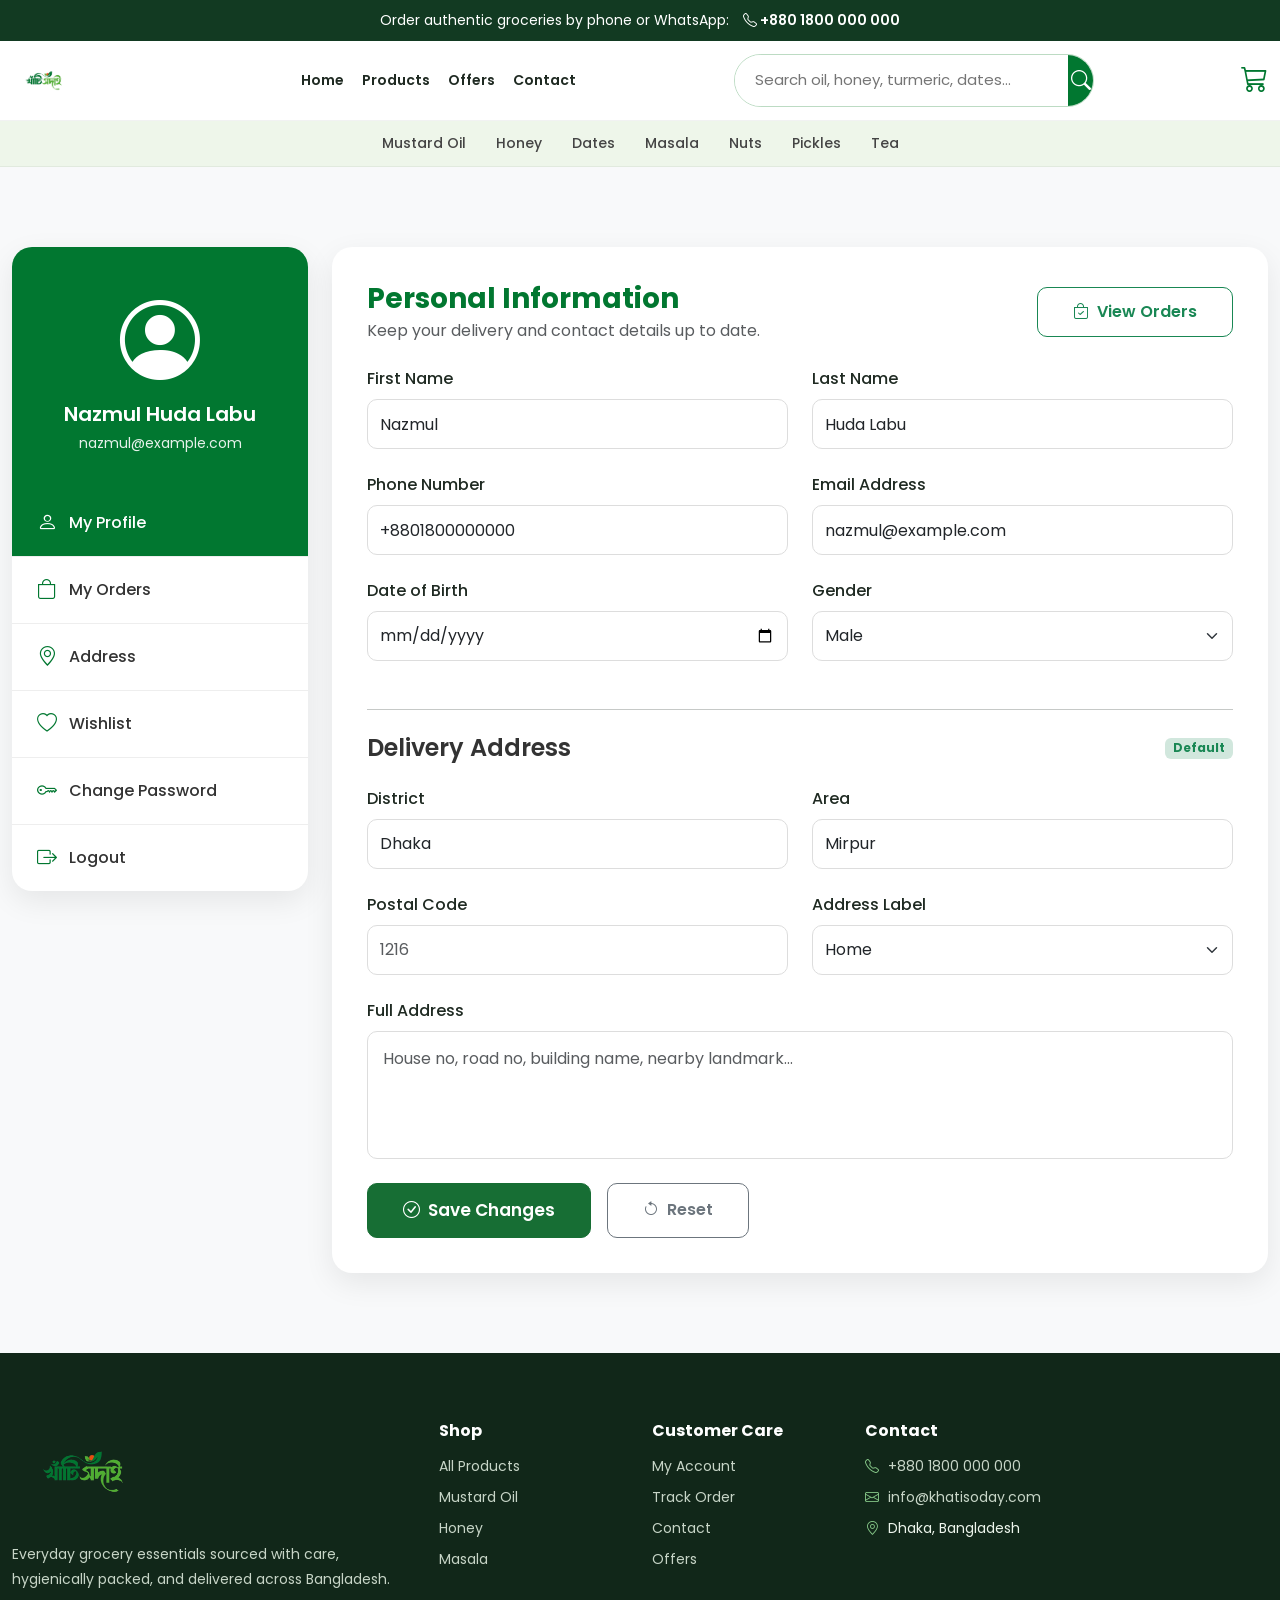
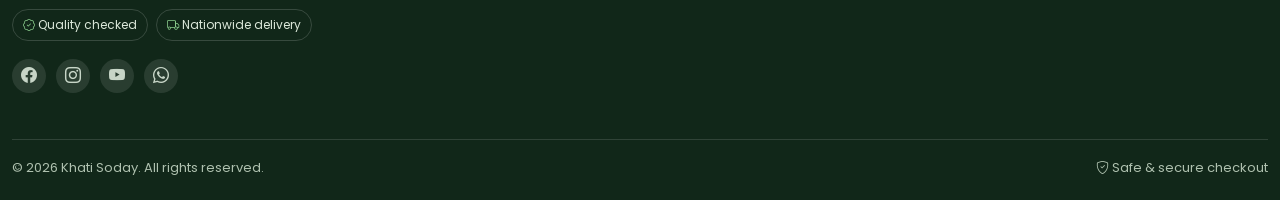
<file: profile.html>
<!DOCTYPE html>
<html lang="en">

<head>
    <meta charset="UTF-8">
    <meta name="viewport" content="width=device-width, initial-scale=1.0">
    <title>My Profile | Khati Soday</title>

    <link rel="preconnect" href="https://fonts.googleapis.com">
    <link rel="preconnect" href="https://fonts.gstatic.com" crossorigin>
    <link href="https://fonts.googleapis.com/css2?family=Poppins:wght@300;400;500;600;700&family=Hind+Siliguri:wght@400;500;600;700&display=swap" rel="stylesheet">
    <link href="https://cdn.jsdelivr.net/npm/bootstrap@5.3.3/dist/css/bootstrap.min.css" rel="stylesheet">
    <link rel="stylesheet" href="https://cdn.jsdelivr.net/npm/bootstrap-icons@1.11.3/font/bootstrap-icons.min.css">
    <link rel="stylesheet" href="css/style.css">
</head>

<body>
    <section class="top-header">
        <div class="container">
            <p>
                Order authentic groceries by phone or WhatsApp:
                <span><i class="bi bi-telephone"></i> +880 1800 000 000</span>
            </p>
        </div>
    </section>

    <header class="main-header">
        <div class="container">
            <div class="mobile-top d-lg-none">
                <button class="navbar-toggler" type="button" data-bs-toggle="collapse" data-bs-target="#menu" aria-label="Toggle navigation">
                    <span class="navbar-toggler-icon"></span>
                </button>
                <a href="index.html">
                    <img src="images/logo.png" class="logo" alt="Khati Soday">
                </a>
            </div>

            <div class="row align-items-center desktop-header">
                <div class="col-lg-2 d-none d-lg-block">
                    <a href="index.html">
                        <img src="images/logo.png" class="logo" alt="Khati Soday">
                    </a>
                </div>

                <div class="col-lg-6">
                    <div class="search-box">
                        <input type="text" placeholder="Search oil, honey, turmeric, dates..." aria-label="Search products">
                        <button type="button" aria-label="Search">
                            <i class="bi bi-search"></i>
                        </button>
                    </div>
                </div>

                <div class="col-lg-4">
                    <div class="header-right">
                        <a href="cart.html">
                            <i class="bi bi-cart3"></i>
                            <div>
                                <small>Cart (02)</small>
                                <span>Shopping Cart</span>
                            </div>
                        </a>
                    </div>
                </div>
            </div>
        </div>
    </header>

    <nav class="navbar navbar-expand-lg navbar-light">
        <div class="container">
            <button class="navbar-toggler" type="button" data-bs-toggle="collapse" data-bs-target="#menu" aria-label="Toggle navigation">
                <span class="navbar-toggler-icon"></span>
            </button>

            <div class="collapse navbar-collapse" id="menu">
                <ul class="navbar-nav mx-auto">
                    <li class="nav-item"><a class="nav-link" href="index.html">Home</a></li>
                    <li class="nav-item"><a class="nav-link" href="products.html">Products</a></li>
                    <li class="nav-item"><a class="nav-link" href="products.html#mustard-oil">Mustard Oil</a></li>
                    <li class="nav-item"><a class="nav-link" href="products.html#honey">Honey</a></li>
                    <li class="nav-item"><a class="nav-link" href="products.html#masala">Masala</a></li>
                    <li class="nav-item"><a class="nav-link" href="contact.html">Contact</a></li>
                </ul>
            </div>
        </div>
    </nav>

    <section class="profile-section">
        <div class="container">
            <div class="row g-4">
                <div class="col-lg-3 d-none d-lg-block">
                    <aside class="profile-sidebar">
                        <div class="profile-user text-center">
                            <i class="bi bi-person-circle profile-avatar"></i>
                            <h5>Nazmul Huda Labu</h5>
                            <small>nazmul@example.com</small>
                        </div>

                        <ul class="profile-menu">
                            <li class="active">
                                <a href="profile.html"><i class="bi bi-person"></i> My Profile</a>
                            </li>
                            <li>
                                <a href="my-orders.html"><i class="bi bi-bag"></i> My Orders</a>
                            </li>
                            <li>
                                <a href="address.html"><i class="bi bi-geo-alt"></i> Address</a>
                            </li>
                            <li>
                                <a href="wishlist.html"><i class="bi bi-heart"></i> Wishlist</a>
                            </li>
                            <li>
                                <a href="change-password.html"><i class="bi bi-key"></i> Change Password</a>
                            </li>
                            <li>
                                <a href="login.html"><i class="bi bi-box-arrow-right"></i> Logout</a>
                            </li>
                        </ul>
                    </aside>
                </div>

                <div class="col-lg-9">
                    <div class="profile-content">
                        <div class="d-flex justify-content-between align-items-center mb-4">
                            <div>
                                <h3 class="mb-1">Personal Information</h3>
                                <p class="text-muted mb-0">Keep your delivery and contact details up to date.</p>
                            </div>
                            <a href="my-orders.html" class="btn btn-outline-success">
                                <i class="bi bi-bag-check"></i>
                                View Orders
                            </a>
                        </div>

                        <form>
                            <div class="row">
                                <div class="col-md-6 mb-4">
                                    <label class="form-label" for="firstName">First Name</label>
                                    <input type="text" class="form-control" id="firstName" value="Nazmul" autocomplete="given-name" required>
                                </div>

                                <div class="col-md-6 mb-4">
                                    <label class="form-label" for="lastName">Last Name</label>
                                    <input type="text" class="form-control" id="lastName" value="Huda Labu" autocomplete="family-name" required>
                                </div>

                                <div class="col-md-6 mb-4">
                                    <label class="form-label" for="phone">Phone Number</label>
                                    <input type="tel" class="form-control" id="phone" value="+8801800000000" autocomplete="tel" required>
                                </div>

                                <div class="col-md-6 mb-4">
                                    <label class="form-label" for="email">Email Address</label>
                                    <input type="email" class="form-control" id="email" value="nazmul@example.com" autocomplete="email" required>
                                </div>

                                <div class="col-md-6 mb-4">
                                    <label class="form-label" for="birthDate">Date of Birth</label>
                                    <input type="date" class="form-control" id="birthDate" autocomplete="bday">
                                </div>

                                <div class="col-md-6 mb-4">
                                    <label class="form-label" for="gender">Gender</label>
                                    <select class="form-select" id="gender">
                                        <option selected>Male</option>
                                        <option>Female</option>
                                        <option>Other</option>
                                        <option>Prefer not to say</option>
                                    </select>
                                </div>
                            </div>

                            <hr class="my-4">

                            <div class="d-flex justify-content-between align-items-center mb-4">
                                <h4 class="mb-0">Delivery Address</h4>
                                <span class="badge bg-success-subtle text-success">Default</span>
                            </div>

                            <div class="row">
                                <div class="col-md-6 mb-4">
                                    <label class="form-label" for="district">District</label>
                                    <input type="text" class="form-control" id="district" value="Dhaka" autocomplete="address-level1">
                                </div>

                                <div class="col-md-6 mb-4">
                                    <label class="form-label" for="area">Area</label>
                                    <input type="text" class="form-control" id="area" value="Mirpur" autocomplete="address-level2">
                                </div>

                                <div class="col-md-6 mb-4">
                                    <label class="form-label" for="postalCode">Postal Code</label>
                                    <input type="text" class="form-control" id="postalCode" placeholder="1216" autocomplete="postal-code">
                                </div>

                                <div class="col-md-6 mb-4">
                                    <label class="form-label" for="addressLabel">Address Label</label>
                                    <select class="form-select" id="addressLabel">
                                        <option selected>Home</option>
                                        <option>Office</option>
                                        <option>Other</option>
                                    </select>
                                </div>

                                <div class="col-12 mb-4">
                                    <label class="form-label" for="fullAddress">Full Address</label>
                                    <textarea class="form-control" id="fullAddress" rows="4" placeholder="House no, road no, building name, nearby landmark..." autocomplete="street-address"></textarea>
                                </div>
                            </div>

                            <div class="d-flex flex-wrap gap-3">
                                <button type="submit" class="btn btn-green">
                                    <i class="bi bi-check-circle"></i>
                                    Save Changes
                                </button>
                                <button type="reset" class="btn btn-outline-secondary">
                                    <i class="bi bi-arrow-counterclockwise"></i>
                                    Reset
                                </button>
                            </div>
                        </form>
                    </div>
                </div>
            </div>
        </div>
    </section>

    <footer>
        <div class="container">
            <div class="row gy-5">
                <div class="col-lg-4">
                    <img src="images/logo.png" class="footer-logo" alt="Khati Soday">
                    <p>
                        Khati Soday delivers safe, healthy, and organic food across Bangladesh. Every product is carefully sourced to ensure purity, freshness, and real health benefits.
                    </p>
                    <div class="social-icons">
                        <a href="#" aria-label="Facebook"><i class="bi bi-facebook"></i></a>
                        <a href="#" aria-label="Instagram"><i class="bi bi-instagram"></i></a>
                        <a href="#" aria-label="YouTube"><i class="bi bi-youtube"></i></a>
                        <a href="#" aria-label="WhatsApp"><i class="bi bi-whatsapp"></i></a>
                    </div>
                </div>

                <div class="col-lg-3">
                    <h5>Contact</h5>
                    <ul>
                        <li><i class="bi bi-telephone"></i> +8801800 000 000</li>
                        <li><i class="bi bi-envelope"></i> info@khatisoday.com</li>
                        <li><i class="bi bi-geo-alt"></i> Dhaka, Bangladesh</li>
                    </ul>
                </div>

                <div class="col-lg-2 col-sm-6">
                    <h5>Quick Links</h5>
                    <ul>
                        <li><a href="index.html">Home</a></li>
                        <li><a href="products.html">Products</a></li>
                        <li><a href="#">About</a></li>
                        <li><a href="contact.html">Contact</a></li>
                    </ul>
                </div>

                <div class="col-lg-3 col-sm-6">
                    <h5>Categories</h5>
                    <ul>
                        <li><a href="products.html#mustard-oil">Mustard Oil</a></li>
                        <li><a href="products.html#honey">Honey</a></li>
                        <li><a href="products.html#masala">Masala</a></li>
                        <li><a href="products.html#dates">Dates</a></li>
                    </ul>
                </div>
            </div>

            <hr>

            <div class="text-center">
                Copyright 2026 Khati Soday. All Rights Reserved.
            </div>
        </div>
    </footer>

    <button id="backToTop" type="button" aria-label="Back to top">
        <i class="bi bi-arrow-up"></i>
    </button>

    <div class="offcanvas offcanvas-start" tabindex="-1" id="profileMenu" aria-labelledby="profileMenuLabel">
        <div class="offcanvas-header">
            <h5 id="profileMenuLabel">My Account</h5>
            <button type="button" class="btn-close" data-bs-dismiss="offcanvas" aria-label="Close"></button>
        </div>

        <div class="offcanvas-body">
            <div class="profile-user text-center mb-4">
                <i class="bi bi-person-circle profile-avatar"></i>
                <h5>Nazmul Huda Labu</h5>
                <small>nazmul@example.com</small>
            </div>

            <ul class="profile-menu">
                <li class="active">
                    <a href="profile.html"><i class="bi bi-person"></i> My Profile</a>
                </li>
                <li>
                    <a href="my-orders.html"><i class="bi bi-bag"></i> My Orders</a>
                </li>
                <li>
                    <a href="#"><i class="bi bi-geo-alt"></i> Address</a>
                </li>
                <li>
                    <a href="#"><i class="bi bi-heart"></i> Wishlist</a>
                </li>
                <li>
                    <a href="#"><i class="bi bi-key"></i> Change Password</a>
                </li>
                <li>
                    <a href="login.html"><i class="bi bi-box-arrow-right"></i> Logout</a>
                </li>
            </ul>
        </div>
    </div>

    <script src="https://cdn.jsdelivr.net/npm/bootstrap@5.3.3/dist/js/bootstrap.bundle.min.js"></script>
    <script src="js/script.js"></script>
</body>

</html>
</file>
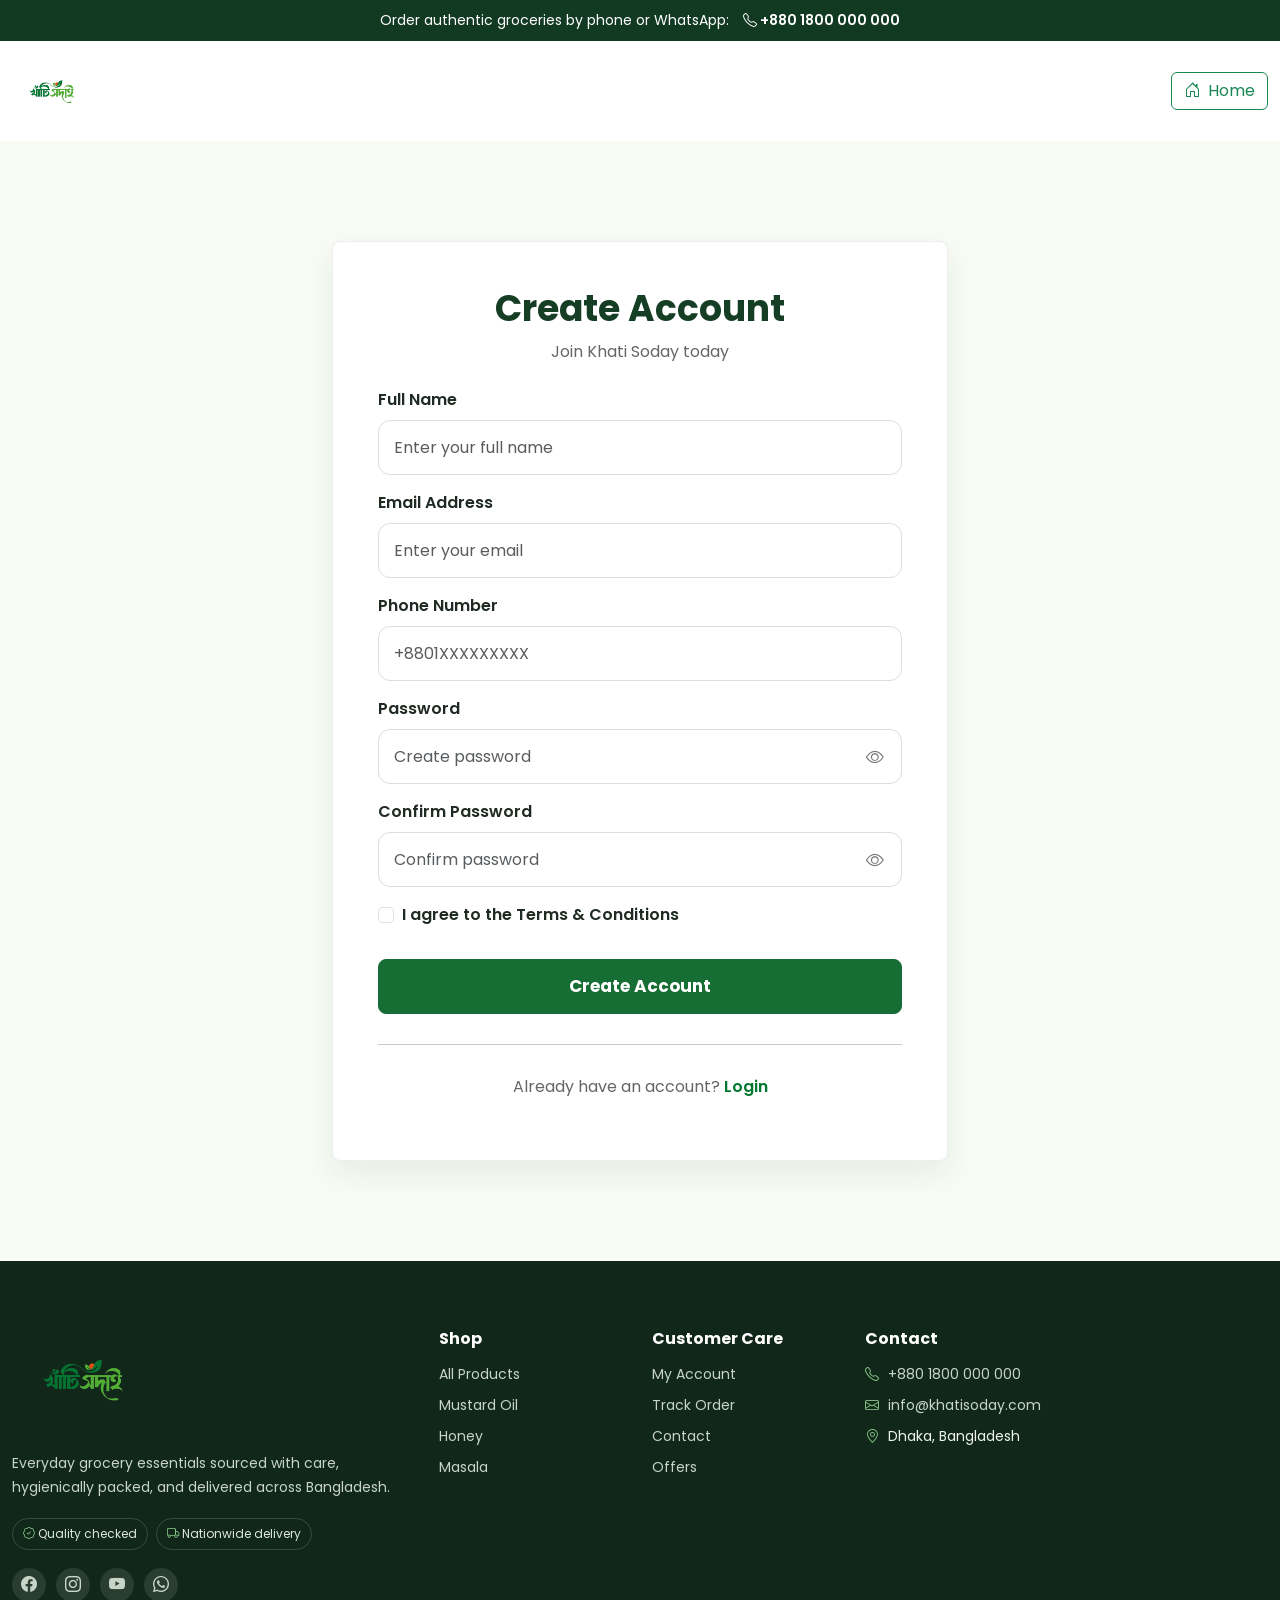
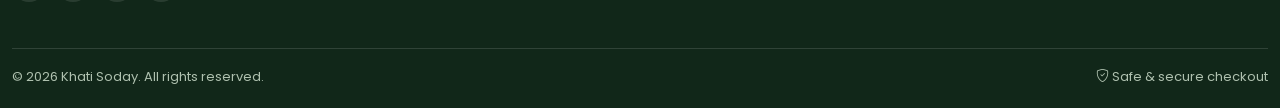
<file: register.html>
<!DOCTYPE html>
<html lang="en">

<head>

    <!-- Meta -->

    <meta charset="UTF-8">

    <meta name="viewport"
          content="width=device-width, initial-scale=1.0">

    <title>Register | Khati Soday</title>

    <!-- Google Fonts -->

    <link rel="preconnect"
          href="https://fonts.googleapis.com">

    <link rel="preconnect"
          href="https://fonts.gstatic.com"
          crossorigin>

    <link href="https://fonts.googleapis.com/css2?family=Poppins:wght@300;400;500;600;700&family=Hind+Siliguri:wght@400;500;600;700&display=swap"
          rel="stylesheet">

    <!-- Bootstrap -->

    <link href="https://cdn.jsdelivr.net/npm/bootstrap@5.3.3/dist/css/bootstrap.min.css"
          rel="stylesheet">

    <!-- Bootstrap Icons -->

    <link rel="stylesheet"
          href="https://cdn.jsdelivr.net/npm/bootstrap-icons@1.11.3/font/bootstrap-icons.min.css">

    <!-- Custom CSS -->

    <link rel="stylesheet"
          href="css/style.css">

</head>

<body>

    <!--=====================================
            Top Header
======================================-->

<section class="top-header">

    <div class="container">

        <p>

            আমাদের যে কোন পণ্য অর্ডার করতে কল বা WhatsApp করুন

            <span>

                <i class="bi bi-telephone-fill"></i>

                +880 1800000000

            </span>

        </p>

    </div>

</section>

<!--=====================================
            Login Header
======================================-->

<header class="login-header">

    <div class="container">

        <div class="d-flex justify-content-between align-items-center">

            <a href="index.html">

                <img src="images/logo.png"
                     alt="Khati Soday"
                     class="logo">

            </a>

            <a href="index.html"
               class="btn btn-outline-success">

                <i class="bi bi-house-door"></i>

                Home

            </a>

        </div>

    </div>

</header>
<!--=====================================
        Registration Section
======================================-->

<section class="login-section">

    <div class="container">

        <div class="row justify-content-center">

            <div class="col-lg-6 col-md-8">

                <div class="login-card">

                    <div class="text-center mb-4">

                        <h2>

                            Create Account

                        </h2>

                        <p>

                            Join Khati Soday today

                        </p>

                    </div>

                    <form>

                        <!-- Full Name -->

                        <div class="mb-3">

                            <label class="form-label">

                                Full Name

                            </label>

                            <input type="text"
                                   class="form-control"
                                   placeholder="Enter your full name"
                                   required>

                        </div>

                        <!-- Email -->

                        <div class="mb-3">

                            <label class="form-label">

                                Email Address

                            </label>

                            <input type="email"
                                   class="form-control"
                                   placeholder="Enter your email"
                                   required>

                        </div>

                        <!-- Phone -->

                        <div class="mb-3">

                            <label class="form-label">

                                Phone Number

                            </label>

                            <input type="tel"
                                   class="form-control"
                                   placeholder="+8801XXXXXXXXX"
                                   pattern="^\+?8801[3-9][0-9]{8}$|^01[3-9][0-9]{8}$"
                                   required>

                        </div>

                        <!-- Password -->

                        <div class="mb-3">

                            <label class="form-label">

                                Password

                            </label>

                            <div class="password-box">

                                <input type="password"
                                       class="form-control"
                                       id="password"
                                       placeholder="Create password"
                                       minlength="6"
                                       required>

                                <span id="togglePassword">

                                    <i class="bi bi-eye"></i>

                                </span>

                            </div>

                        </div>

                        <!-- Confirm Password -->

                        <div class="mb-3">

                            <label class="form-label">

                                Confirm Password

                            </label>

                            <div class="password-box">

                                <input type="password"
                                       class="form-control"
                                       id="confirmPassword"
                                       placeholder="Confirm password"
                                       minlength="6"
                                       required>

                                <span id="toggleConfirmPassword">

                                    <i class="bi bi-eye"></i>

                                </span>

                            </div>

                        </div>

                        <!-- Terms -->

                        <div class="form-check mb-4">

                            <input class="form-check-input"
                                   type="checkbox"
                                   id="terms"
                                   required>

                            <label class="form-check-label"
                                   for="terms">

                                I agree to the Terms & Conditions

                            </label>

                        </div>

                        <!-- Button -->

                        <button type="submit"
                                class="btn btn-green w-100">

                            Create Account

                        </button>

                    </form>

                    <hr>

                    <p class="text-center">

                        Already have an account?

                        <a href="login.html"
                           class="register-link">

                            Login

                        </a>

                    </p>

                </div>

            </div>

        </div>

    </div>

</section>

<script src="https://cdn.jsdelivr.net/npm/bootstrap@5.3.3/dist/js/bootstrap.bundle.min.js"></script>
<script src="js/script.js"></script>

</body>

</html>
</file>
<file: css/style.css>
/* ==========================================
        Google Font & Reset
========================================== */

@import url('https://fonts.googleapis.com/css2?family=Poppins:wght@300;400;500;600;700&family=Hind+Siliguri:wght@400;500;600;700&display=swap');

:root{

    --primary:#017730;

    --secondary:#2F8F46;

    --accent:#C98A2C;

    --light:#F6FAF2;

    --white:#ffffff;

    --dark:#1F2A22;

    --gray:#777777;

    --border:#E4E8DE;

}

*{

    margin:0;

    padding:0;

    box-sizing:border-box;

}

html{

    scroll-behavior:smooth;

}

body{

    font-family:'Poppins',sans-serif;

    color:var(--dark);

    overflow-x:hidden;

    background:#fffdf8;

}

img{

    max-width:100%;

    display:block;

}

a{

    text-decoration:none;

}

section{

    padding:80px 0;

}

.btn,
button,
input,
select,
textarea{

    font:inherit;

}

.btn{

    display:inline-flex;

    align-items:center;

    justify-content:center;

    gap:8px;

}

.container{

    max-width:1320px;

}

/* ==========================================
            Top Header
========================================== */

.top-header{

    background:#123A22;

    color:#fff;

    padding:10px 0;

    font-size:14px;

}

.top-header p{

    margin:0;

    text-align:center;

}

.top-header span{

    font-weight:600;

    margin-left:10px;

}

/* ==========================================
            Main Header
========================================== */

.main-header{

    background:#fff;

    padding:20px 0;

    border-bottom:1px solid rgba(31,42,34,.06);

}

.logo{

    max-height:60px;

}

.search-box{

    display:flex;

    border:1px solid rgba(47,143,70,.32);

    border-radius:40px;

    overflow:hidden;

}

.search-box input{

    flex:1;

    border:none;

    outline:none;

    padding:14px 20px;

    font-size:15px;

}

.search-box button{

    width:60px;

    border:none;

    background:var(--primary);

    color:#fff;

    font-size:20px;

}

.header-right{

    display:flex;

    justify-content:flex-end;

    gap:30px;

}

.header-right a{

    display:flex;

    align-items:center;

    gap:12px;

    color:var(--dark);

}

.header-right i{

    font-size:30px;

    color:var(--primary);

}

.header-right small{

    display:block;

    font-size:12px;

    color:#888;

}

.header-right span{

    font-size:14px;

}

/* ==========================================
            Navigation
========================================== */

.navbar{

    background:#EEF6EA;

    padding:0;

    border-bottom:1px solid rgba(31,42,34,.06);

}

.nav-link{

    padding:18px 16px !important;

    color:#444 !important;

    font-size:14px;

    font-weight:500;

    transition:.3s;

}

.nav-link:hover,

.nav-link.active{

    color:var(--primary)!important;

}

/* ==========================================
            Hero
========================================== */

.hero{

    background:linear-gradient(115deg,#F6FAF2 0%,#FFF8EA 100%);

    padding:95px 0 80px;

}

.hero-content h1{

    font-family:'Hind Siliguri',sans-serif;

    font-size:56px;

    font-weight:700;

    color:#163E25;

    line-height:1.3;

}

.hero-content h2{

    font-family:'Hind Siliguri',sans-serif;

    font-size:28px;

    font-weight:500;

    color:#48624D;

    line-height:1.6;

    margin:20px 0 45px;

}

.hero-btn{

    display:inline-block;

    padding:14px 35px;

    border:2px solid var(--primary);

    background:var(--primary);

    color:#fff;

    border-radius:8px;

    font-size:16px;

    font-weight:600;

    transition:.3s;

}

.hero-btn:hover{

    background:#0C5F2B;

    color:#fff;

}

.hero-image{

    max-width:520px;

    margin:auto;

    filter:drop-shadow(0 22px 24px rgba(31,42,34,.16));

}

.store-assurance{

    padding:28px 0;

    background:#fff;

    border-top:1px solid var(--border);

    border-bottom:1px solid var(--border);

}

.assurance-grid{

    display:grid;

    grid-template-columns:repeat(4,1fr);

    gap:18px;

}

.assurance-grid div{

    display:grid;

    grid-template-columns:44px 1fr;

    column-gap:14px;

    align-items:center;

    padding:18px;

    background:#fffdf8;

    border:1px solid var(--border);

    border-radius:8px;

}

.assurance-grid i{

    grid-row:span 2;

    width:44px;

    height:44px;

    display:flex;

    align-items:center;

    justify-content:center;

    border-radius:50%;

    color:#fff;

    background:var(--primary);

    font-size:21px;

}

.assurance-grid strong{

    font-size:15px;

    color:var(--dark);

}

.assurance-grid span{

    font-size:13px;

    color:#617066;

}

/* ==========================================
            Hot Deals
========================================== */

.hot-deals{

    background:#fff;

}

.section-title{

    font-size:48px;

    font-weight:700;

}

.see-all{

    color:var(--primary);

    font-size:18px;

    font-weight:500;

}

.product-image{

    width:100%;

    max-width:286px;

    height:auto;

    object-fit:contain;

    margin:auto;

}

.add-cart-btn{

    width:100%;

    margin-top:auto;

    padding:8px 12px;

    background:#55B535;

    color:#fff;

    border-radius:6px;

    white-space:nowrap;

    font-size:14px;

}

.add-cart-btn:hover{

    background:var(--secondary);

    color:#fff;

}

/* ==========================================
            Categories
========================================== */


/* ==========================================
            All Products
========================================== */


/* ==========================================
            Offer Banner
========================================== */

.offer-banner{

    padding:80px 0;

}

.offer-banner img{

    width:100%;

    border-radius:20px;

    transition:.4s;

}

.offer-banner img:hover{

    transform:scale(1.02);

}

/* ==========================================
            Footer
========================================== */

footer{

    background:#1D1D1D;

    color:#fff;

    padding:70px 0 30px;

}

.footer-logo{

    width:170px;

    margin-bottom:25px;

}

footer p{

    color:#cfcfcf;

    line-height:1.8;

}

footer h5{

    font-size:20px;

    margin-bottom:20px;

    font-weight:600;

}

footer ul{

    list-style:none;

    padding:0;

}

footer ul li{

    margin-bottom:12px;

}

footer ul li a{

    color:#ddd;

    transition:.3s;

}

footer ul li a:hover{

    color:#55B535;

    padding-left:5px;

}

.social-icons{

    display:flex;

    gap:15px;

    margin-top:20px;

}

.social-icons a{

    width:40px;

    height:40px;

    background:#333;

    color:#fff;

    border-radius:50%;

    display:flex;

    justify-content:center;

    align-items:center;

    transition:.3s;

}

.social-icons a:hover{

    background:#55B535;

}

.footer-bottom{

    margin-top:50px;

    border-top:1px solid rgba(255,255,255,.1);

    padding-top:25px;

    text-align:center;

    color:#bbb;

    font-size:14px;

}

/* ==========================================
        Back To Top
========================================== */

#backToTop{

    position:fixed;

    right:25px;

    bottom:25px;

    width:50px;

    height:50px;

    border:none;

    border-radius:50%;

    background:var(--secondary);

    color:#fff;

    cursor:pointer;

    display:none;

    z-index:999;

    transition:.3s;

}

#backToTop:hover{

    background:var(--primary);

}

/* ==========================================
            Responsive
========================================== */

@media(max-width:992px){

.hero{

text-align:center;

}

.hero-content h1{

font-size:42px;

}

.hero-content h2{

font-size:22px;

}

.hero-image{

margin-top:40px;

max-width:380px;

}

.header-right{

justify-content:center;

margin-top:25px;

}

.search-box{

margin:20px 0;

}

.section-title{

font-size:36px;

}

}

@media(max-width:768px){

section{

padding:60px 0;

}

.logo{

margin:auto;

}

.hero-content h1{

font-size:34px;

}

.hero-content h2{

font-size:18px;

}

.product-image{

width:170px;

height:170px;

}

.new-price{

font-size:22px;

}

.footer-logo{

margin:auto;

}

footer{

text-align:center;

}

.social-icons{

justify-content:center;

}

}

/* ==========================================
            Products Page
========================================== */

.page-banner{

    background:var(--light);

    padding:70px 0;

    text-align:center;

}

.page-banner h1{

    font-size:48px;

    font-weight:700;

    color:var(--secondary);

}

.page-banner p{

    margin-top:10px;

    color:var(--gray);

}

.sidebar{

    background:#fff;

    border:1px solid var(--border);

    border-radius:15px;

    padding:25px;

}

.sidebar h5{

    font-size:20px;

    margin-bottom:20px;

    font-weight:600;

}

.sidebar ul{

    list-style:none;

    padding:0;

}

.sidebar ul li{

    margin-bottom:12px;

}

.sidebar ul li a{

    color:#444;

    transition:.3s;

}

.sidebar ul li a:hover{

    color:var(--secondary);

    padding-left:6px;

}

.filter-btn{

    width:100%;

    background:var(--secondary);

    color:#fff;

    border:none;

    padding:12px;

    border-radius:8px;

}

.filter-btn:hover{

    background:var(--primary);

}

/* ==========================================
        Product Details
========================================== */

.product-details{

    padding:90px 0;

}

.product-gallery{

    background:#fff;

    border-radius:20px;

    padding:20px;

}

.product-gallery img{

    width:100%;

}

@media(max-width:992px){

    .assurance-grid{

        grid-template-columns:repeat(2,1fr);

    }

}

@media(max-width:576px){

    .assurance-grid{

        grid-template-columns:1fr;

    }

}

.thumbnail-gallery{

    display:flex;

    gap:15px;

    margin-top:20px;

}

.thumb{

    width:92px;

    height:92px;

    border:2px solid transparent;

    border-radius:14px;

    background:#fff;

    padding:10px;

    box-shadow:0 8px 20px rgba(0,0,0,.06);

    transition:.3s;

}

.thumb img{

    width:100%;

    height:100%;

    object-fit:contain;

}

.thumb.active,
.thumb:hover{

    border-color:var(--secondary);

    transform:translateY(-3px);

}

.product-description,
.related-products{

    padding:80px 0;

}

.product-description h3{

    color:var(--secondary);

    font-weight:700;

    margin-bottom:20px;

}

.product-description p{

    color:#555;

    line-height:1.8;

}

.product-points{

    padding-left:20px;

    color:#444;

    line-height:2;

}

.product-meta-box{

    background:#fff;

    border-radius:18px;

    padding:28px;

    box-shadow:0 10px 25px rgba(0,0,0,.06);

}

.product-meta-box h4{

    color:var(--secondary);

    font-weight:700;

    margin-bottom:18px;

}

.product-meta-box p{

    margin-bottom:10px;

}

.product-info h2{

    font-size:36px;

    font-weight:700;

}

.product-info .price{

    margin:25px 0;

}

.quantity{

    display:flex;

    align-items:center;

    gap:15px;

    margin:30px 0;

}

.quantity button{

    width:45px;

    height:45px;

    border:none;

    background:var(--secondary);

    color:#fff;

    border-radius:8px;

    font-size:20px;

}

.quantity span{

    font-size:20px;

    font-weight:600;

}

.buy-btn{

    background:var(--secondary);

    color:#fff;

    padding:14px 35px;

    border-radius:8px;

    margin-right:15px;

}

.buy-btn:hover{

    background:var(--primary);

    color:#fff;

}

.cart-btn{

    border:2px solid var(--secondary);

    color:var(--secondary);

    padding:14px 35px;

    border-radius:8px;

}

.cart-btn:hover{

    background:var(--secondary);

    color:#fff;

}

/* ==========================================
            Contact
========================================== */

.contact-card{

    background:#fff;

    padding:30px;

    border-radius:15px;

    box-shadow:0 10px 25px rgba(0,0,0,.05);

}

.contact-card h4{

    margin-bottom:20px;

}

.contact-form input,

.contact-form textarea{

    border-radius:10px;

    padding:14px;

    margin-bottom:20px;

    border:1px solid var(--border);

}

.contact-form textarea{

    resize:none;

}

.contact-form button{

    background:var(--secondary);

    color:#fff;

    border:none;

    padding:14px 40px;

    border-radius:8px;

}

.contact-form button:hover{

    background:var(--primary);

}

.map iframe{

    border-radius:15px;

}

/* ==========================================
                Cart
========================================== */

.cart-table{

    width:100%;

}

.cart-table img{

    width:80px;

}

.cart-total{

    background:#fff;

    border-radius:15px;

    padding:30px;

    box-shadow:0 10px 25px rgba(0,0,0,.05);

}

.checkout-btn{

    width:100%;

    background:var(--secondary);

    color:#fff;

    padding:14px;

    border-radius:8px;

    border:none;

}

.checkout-btn:hover{

    background:var(--primary);

}

/* ==========================================
            Utilities
========================================== */

.rounded-20{

    border-radius:20px;

}

.shadow-soft{

    box-shadow:0 10px 30px rgba(0,0,0,.08);

}

.bg-light-green{

    background:#F7FBF4;

}

.text-green{

    color:var(--secondary);

}

.btn-green{

    background:var(--secondary);

    color:#fff;

    border-radius:8px;

}

.btn-green:hover{

    background:var(--primary);

    color:#fff;

}

/* ==========================================
            Animations
========================================== */

.fade-up{

    animation:fadeUp .8s ease;

}

@keyframes fadeUp{

    from{

        opacity:0;

        transform:translateY(40px);

    }

    to{

        opacity:1;

        transform:translateY(0);

    }

}

.zoom{

    overflow:hidden;

}

.zoom img{

    transition:.4s;

}

.zoom:hover img{

    transform:scale(1.08);

}

/* ==========================================
            Categories
========================================== */

.categories{

    background:#F8FCF5;

    padding:100px 0;

}

.category-card{

    background:#fff;

    border-radius:18px;

    padding:30px 20px;

    text-align:center;

    display:block;

    transition:.35s;

    border:1px solid #F0F0F0;

}

.category-card:hover{

    transform:translateY(-8px);

    box-shadow:0 12px 30px rgba(0,0,0,.08);

}

.category-card img{

    width:90px;

    height:90px;

    object-fit:contain;

    margin:auto;

}

.category-card h5{

    margin-top:18px;

    font-size:18px;

    color:#333;

    font-family:'Hind Siliguri',sans-serif;

}

/* ==========================================
            All Products
========================================== */

.all-products{

    padding:100px 0;

    background:#fff;

}

.product-card{

    background:#fff;

    border-radius:18px;

    overflow:hidden;

    border:1px solid #f0f0f0;

    transition:.35s;

    height:100%;

}

.product-card:hover{

    transform:translateY(-10px);

    box-shadow:0 15px 40px rgba(0,0,0,.10);

}

.product-img{

    position:relative;

    padding:25px;

    background:#F8FCF5;

}

.product-img img{

    width:100%;

    height:220px;

    object-fit:contain;

    transition:.35s;

}

.product-card:hover .product-img img{

    transform:scale(1.08);

}

.product-img .badge{

    position:absolute;

    top:15px;

    left:15px;

    padding:8px 12px;

    border-radius:20px;

}

.product-content h4{

    font-size:20px;

    line-height:1.4;

    min-height:56px;
}

.product-content h5{

    font-family:'Hind Siliguri',sans-serif;

    font-size:20px;

    margin-bottom:10px;

}

.product-content p{

    color:#777;

    font-size:14px;

    margin-bottom:18px;

}

/* ==========================================
            Offer Banner
========================================== */

.offer-banner{

    background:#F8FCF5;

}

.offer-content .offer-tag{

    display:inline-block;

    background:#EAF7E6;

    color:#017730;

    padding:8px 18px;

    border-radius:30px;

    font-size:14px;

    font-weight:600;

    margin-bottom:20px;

}

.offer-content h2{

    font-size:48px;

    font-weight:700;

    line-height:1.3;

    margin-bottom:20px;

}

.offer-content p{

    color:#666;

    line-height:1.8;

    margin-bottom:30px;

}


.breadcrumb{

    margin-bottom:20px;

}

.breadcrumb-item a{

    color:#fff;

    text-decoration:none;

}

.breadcrumb-item.active{

    color:#FFD166;

}

.breadcrumb-item + .breadcrumb-item::before{

    color:#fff;

}
/*==========================================
        Filter Sidebar
==========================================*/

.filter-sidebar{

    background:#fff;

    padding:30px;

    border-radius:18px;

    box-shadow:0 10px 25px rgba(0,0,0,.06);

}

.filter-box{

    border-bottom:1px solid #ececec;

    padding-bottom:25px;

}

.filter-box:last-child{

    border:none;

}

.filter-box h5{

    font-size:20px;

    font-weight:600;

    margin-bottom:20px;

}

.category-list{

    list-style:none;

    padding:0;

    margin:0;

}

.category-list li{

    margin-bottom:15px;

}

.category-list a{

    display:flex;

    justify-content:space-between;

    color:#444;

    transition:.3s;

}

.category-list a:hover{

    color:#017730;

    padding-left:6px;

}

.tags{

    display:flex;

    flex-wrap:wrap;

    gap:10px;

}

.tags a{

    background:#F5F5F5;

    color:#555;

    padding:8px 15px;

    border-radius:25px;

    font-size:14px;

    transition:.3s;

}

.tags a:hover{

    background:#017730;

    color:#fff;

}

/*==========================================
        Product Card
==========================================*/

.product-card{

    background:#fff;

    border-radius:18px;

    overflow:hidden;

    box-shadow:0 8px 20px rgba(0,0,0,.08);

    transition:.35s;

    display:flex;

    flex-direction:column;

    height:100%;

}

.product-card:hover{

    transform:translateY(-10px);

    box-shadow:0 18px 35px rgba(0,0,0,.15);

}

.product-img{

    position:relative;

    background:#F8FCF5;

    padding:25px;

}

.product-img img{

    width:100%;

    height:220px;

    object-fit:contain;

    transition:.35s;

}

.product-card:hover img{

    transform:scale(1.08);

}

.discount{

    position:absolute;

    top:20px;

    left:20px;

    background:#dc3545;

    color:#fff;

    padding:5px 12px;

    border-radius:20px;

    font-size:13px;

}

.wishlist-btn{

    position:absolute;

    right:20px;

    top:20px;

    width:42px;

    height:42px;

    border:none;

    background:#fff;

    border-radius:50%;

    box-shadow:0 5px 15px rgba(0,0,0,.1);

    transition:.3s;

}

.wishlist-btn:hover{

    color:red;

}

.product-content{

    padding:10px;

    display:flex;

    flex-direction:column;

    flex:1;

}

.product-rating{

    color:#FFC107;

    margin-bottom:12px;

}

.product-rating span{

    color:#666;

    margin-left:8px;

}

.product-content h4{

    font-size:20px;

    line-height:1.4;

    min-height:56px;

    margin-bottom:10px;

}   

.product-content p{

    font-size:14px;

    color:#777;

    min-height:48px;

    margin-bottom:15px;

}

.product-btns{

    display:flex;

    gap:10px;

    margin-top:auto;

}

.product-btns .btn{

    flex:1;

    white-space:nowrap;

    padding:10px;

}

.product-content p{

    color:#777;

    font-size:14px;

    min-height:50px;
}

/*==========================================
            Login Page
==========================================*/

.login-section{

    padding:100px 0;

    background:#F8FCF5;

    min-height:80vh;

    display:flex;

    align-items:center;

}

.login-header{

    background:#fff;

    padding:20px 0;

    box-shadow:0 2px 10px rgba(0,0,0,.05);

}

.login-card{

    background:#fff;

    padding:45px;

    border-radius:20px;

    box-shadow:0 15px 40px rgba(0,0,0,.08);

}

.login-card h2{

    font-size:36px;

    font-weight:700;

    color:#017730;

    margin-bottom:10px;

}

.login-card p{

    color:#666;

}

.login-card label{

    font-weight:600;

    margin-bottom:8px;

}

.login-card .form-control{

    height:55px;

    border-radius:12px;

    border:1px solid #ddd;

    padding:0 15px;

    transition:.3s;

}

.login-card .form-control:focus{

    border-color:#017730;

    box-shadow:0 0 0 .15rem rgba(1,119,48,.15);

}

.password-box{

    position:relative;

}

.password-box span{

    position:absolute;

    right:18px;

    top:50%;

    transform:translateY(-50%);

    cursor:pointer;

    color:#777;

    font-size:18px;

}

.forgot-link{

    color:#017730;

    text-decoration:none;

    font-weight:500;

}

.forgot-link:hover{

    text-decoration:underline;

}

.register-link{

    color:#017730;

    font-weight:600;

    text-decoration:none;

}

.register-link:hover{

    color:#014f22;

}

.btn-green{

    background:#017730;

    color:#fff;

    border:none;

    border-radius:12px;

    height:55px;

    font-size:17px;

    font-weight:600;

    transition:.3s;

}

.btn-green:hover{

    background:#014f22;

    color:#fff;

}

.login-card hr{

    margin:30px 0;

}

@media(max-width:768px){

    .login-card{

        padding:30px 25px;

    }

    .login-card h2{

        font-size:28px;

    }

}

/* Mobile Top Row */

.mobile-top{

    display:none;

}

@media (max-width:991px){

    .mobile-top{

        display:flex;

        justify-content:space-between;

        align-items:center;

        padding:15px 0;

    }

    .desktop-header .logo{

        display:none;

    }

    .main-header .container > .row > .col-lg-2{

        display:none;

    }

    .mobile-top .logo{

        width:120px;

    }

    .navbar-toggler{

        border:1px solid #ddd;

        padding:8px 10px;

    }

    .navbar > .container > .navbar-toggler{

        display:block;

    }

    .main-header{

        padding-top:12px;

    }

    .main-header .search-box{

        margin-top:16px;

    }

}

/*==========================================
            Cart Page
==========================================*/

.cart-section{

    padding:80px 0;

    background:#f8f9fa;

}

/* Cart Table */

.cart-table{

    background:#fff;

    padding:25px;

    border-radius:20px;

    box-shadow:0 10px 30px rgba(0,0,0,.08);

}

.cart-table table{

    margin-bottom:0;

}

.cart-table thead th{

    font-weight:600;

    border-bottom:2px solid #eee;

    padding-bottom:15px;

}

.cart-table td{

    vertical-align:middle;

    padding:20px 10px;

}

/* Product */

.cart-product{

    display:flex;

    align-items:center;

    gap:15px;

}

.cart-product img{

    width:90px;

    height:90px;

    object-fit:contain;

    background:#f8f8f8;

    border-radius:15px;

    padding:10px;

}

.cart-product h5{

    font-size:18px;

    margin-bottom:5px;

    font-family:'Hind Siliguri',sans-serif;

}

.cart-product small{

    color:#777;

}

/* Quantity */

.quantity-box{

    display:flex;

    align-items:center;

    gap:8px;

}

.qty-btn{

    width:35px;

    height:35px;

    border:none;

    background:#017730;

    color:#fff;

    border-radius:8px;

    font-size:18px;

    transition:.3s;

}

.qty-btn:hover{

    background:#014f22;

}

.quantity-box input{

    width:50px;

    text-align:center;

    border:1px solid #ddd;

    border-radius:8px;

    height:35px;

}

/* Remove */

.remove-btn{

    width:40px;

    height:40px;

    border:none;

    border-radius:50%;

    background:#dc3545;

    color:#fff;

    transition:.3s;

}

.remove-btn:hover{

    background:#bb2d3b;

}

/* Summary */

.cart-summary{

    background:#fff;

    padding:30px;

    border-radius:20px;

    box-shadow:0 10px 30px rgba(0,0,0,.08);

    position:sticky;

    top:100px;

}

.cart-summary h3{

    margin-bottom:25px;

    color:#017730;

    font-weight:700;

}

.summary-item{

    display:flex;

    justify-content:space-between;

    margin-bottom:18px;

    font-size:16px;

}

.summary-item.total{

    font-size:22px;

    color:#017730;

    font-weight:700;

}

.cart-summary hr{

    margin:20px 0;

}

/* Coupon */

.coupon-box .form-control{

    height:50px;

    border-radius:10px;

}

/* Mobile */

@media(max-width:991px){

    .cart-summary{

        margin-top:30px;

        position:static;

    }

}

@media(max-width:768px){

    .cart-product{

        flex-direction:column;

        text-align:center;

    }

    .cart-product img{

        width:70px;

        height:70px;

    }

    .cart-table{

        overflow-x:auto;

    }

}

/*==========================================
            Checkout Page
==========================================*/

.checkout-section{

    padding:80px 0;

    background:#f8f9fa;

}

/* Left Card */

.checkout-card{

    background:#fff;

    padding:35px;

    border-radius:20px;

    box-shadow:0 10px 30px rgba(0,0,0,.08);

}

.checkout-card h3{

    color:#017730;

    font-weight:700;

    margin-bottom:30px;

}

.checkout-card h4{

    color:#333;

    font-weight:600;

}

.checkout-card label{

    font-weight:500;

    margin-bottom:8px;

}

.checkout-card .form-control,

.checkout-card .form-select{

    height:50px;

    border-radius:10px;

    border:1px solid #ddd;

}

.checkout-card textarea.form-control{

    height:auto;

    padding:15px;

}

.checkout-card .form-control:focus,

.checkout-card .form-select:focus{

    border-color:#017730;

    box-shadow:0 0 0 .15rem rgba(1,119,48,.15);

}

/* Payment */

.payment-method{

    margin-top:20px;

}

.payment-method .form-check{

    border:1px solid #e5e5e5;

    border-radius:12px;

    padding:15px 20px;

    transition:.3s;

    cursor:pointer;

}

.payment-method .form-check:hover{

    border-color:#017730;

    background:#f5fff8;

}

.payment-method img{

    margin-right:10px;

    vertical-align:middle;

}

/* Right Card */

.checkout-summary{

    background:#fff;

    padding:30px;

    border-radius:20px;

    box-shadow:0 10px 30px rgba(0,0,0,.08);

    position:sticky;

    top:100px;

}

.checkout-summary h3{

    color:#017730;

    font-weight:700;

    margin-bottom:25px;

}

.summary-product{

    display:flex;

    justify-content:space-between;

    margin-bottom:18px;

    font-size:16px;

}

.summary-product.total{

    font-size:22px;

    color:#017730;

    font-weight:700;

}

.checkout-summary hr{

    margin:20px 0;

}

.checkout-summary .btn{

    height:50px;

    border-radius:10px;

    font-weight:600;

}

/* Responsive */

@media(max-width:991px){

    .checkout-summary{

        margin-top:30px;

        position:static;

    }

}

@media(max-width:768px){

    .checkout-card{

        padding:25px;

    }

    .checkout-summary{

        padding:25px;

    }

}

/*==========================================
        Order Success
==========================================*/

.success-section{

    padding:100px 0;

    background:#f8f9fa;

}

.success-card{

    background:#fff;

    padding:50px;

    border-radius:20px;

    text-align:center;

    box-shadow:0 15px 40px rgba(0,0,0,.08);

}

.success-icon{

    font-size:90px;

    color:#017730;

    margin-bottom:20px;

}

.success-card h2{

    font-size:40px;

    color:#017730;

    font-weight:700;

}

.success-card p{

    color:#777;

    margin-bottom:30px;

}

.order-details{

    text-align:left;

    margin:35px 0;

}

.order-details div{

    display:flex;

    justify-content:space-between;

    padding:15px 0;

    border-bottom:1px solid #eee;

}

.success-buttons{

    display:flex;

    gap:15px;

    justify-content:center;

}

.success-buttons .btn{

    padding:14px 30px;

    border-radius:10px;

}

@media(max-width:768px){

    .success-card{

        padding:30px;

    }

    .success-buttons{

        flex-direction:column;

    }

}

/* ==========================================
            Sell-ready polish
========================================== */

.section-title{

    color:#163E25;

    line-height:1.15;

}

.product-grid .product-card{

    display:flex;

    flex-direction:column;

    height:100%;

}

.product-card{

    border-radius:8px;

    border:1px solid rgba(31,42,34,.08);

    box-shadow:0 8px 24px rgba(31,42,34,.07);

}

.product-grid .product-content .btn{

    margin-top:auto;

}

.product-card:hover{

    transform:translateY(-6px);

    box-shadow:0 18px 40px rgba(31,42,34,.12);

}

.product-img{

    background:#F7FAF1;

    min-height:270px;

    display:flex;

    align-items:center;

    justify-content:center;

}

.product-content{

    padding:10px;

    display:flex;

    flex-direction:column;

    flex:1;

}

.product-content h4,
.product-content h5,
.product-card h6{

    color:#1F2A22;

    font-family:'Poppins',sans-serif;

    font-weight:700;

}

.product-rating{

    color:#E1A12E;

    display:flex;

    align-items:center;

    gap:3px;

    margin-bottom:12px;

}

.product-rating span{

    color:#667065;

    font-size:13px;

    margin-left:6px;

}

.product-meta{

    display:flex;

    flex-wrap:wrap;

    gap:8px;

    margin-bottom:16px;

}

.product-meta span{

    background:#F3F7EE;

    border:1px solid #E3EADC;

    border-radius:999px;

    color:#506254;

    font-size:12px;

    padding:6px 10px;

}

.new-price{

    color:#176E34;

}

.old-price{

    font-size:14px;

}

.discount,
.wishlist-btn{

    position:absolute;

    z-index:2;

}

.discount{

    top:16px;

    left:16px;

    background:#C98A2C;

    color:#fff;

    border-radius:999px;

    padding:6px 12px;

    font-size:12px;

    font-weight:700;

}

.wishlist-btn{

    top:14px;

    right:14px;

    width:38px;

    height:38px;

    border:0;

    border-radius:50%;

    background:#fff;

    color:#34543A;

    box-shadow:0 6px 16px rgba(31,42,34,.12);

}

.product-btns{

    display:grid;

    grid-template-columns:1fr 1fr;

    gap:10px;

    margin-top:auto;

}

.btn-green,
.add-cart-btn,
.checkout-btn,
.contact-form button{

    background:#176E34;

    border:1px solid #176E34;

    color:#fff;

    border-radius:8px;

    font-weight:700;

}

.btn-green:hover,
.add-cart-btn:hover,
.checkout-btn:hover,
.contact-form button:hover{

    background:#0F5427;

    border-color:#0F5427;

}

/* Compact account banners with an always-accessible mobile sidebar trigger. */
.account-page-banner{

    padding:48px 0;

}

.account-page-banner .banner-content{

    max-width:none;

}

.account-sidebar-toggle{

    flex:0 0 auto;

}

@media(max-width:991px){

    .account-page-banner{

        padding:22px 0;

        text-align:left;

    }

    .account-page-banner .banner-content{

        display:flex;

        align-items:center;

        justify-content:space-between;

        gap:16px;

    }

    .account-page-banner .breadcrumb{

        justify-content:flex-start!important;

        margin-bottom:6px;

    }

    .account-page-banner h1{

        margin:0;

        font-size:28px;

    }

.account-page-banner p{

        display:none;

    }

}

/* Unified storefront navigation */
.desktop-primary-nav{

    align-items:center;

    gap:18px;

    white-space:nowrap;

}

.desktop-primary-nav a{

    color:var(--dark);

    font-size:14px;

    font-weight:600;

}

.desktop-primary-nav a:hover{

    color:var(--primary);

}

@media(max-width:991px){

    .top-header{

        display:none;

    }

    .mobile-top{

        padding:10px 0 12px;

    }

    .main-header{

        padding:0 0 12px;

    }

    .main-header .desktop-header{

        margin:0;

    }

    .main-header .desktop-header > .col-lg-6{

        width:100%;

        padding:0;

    }

    .main-header .desktop-header > .col-lg-4{

        display:none;

    }

    .main-header .search-box{

        margin:0;

    }

    .search-box input{

        padding:11px 14px;

    }

    .search-box button{

        width:48px;

        font-size:18px;

    }

    .navbar .container{

        padding:0;

    }

    .navbar-collapse{

        padding:0 15px 12px;

    }

    .navbar-nav{

        border-top:1px solid var(--border);

    }

    .navbar .nav-link{

        padding:12px 4px!important;

    }

    .mobile-primary-link .nav-link{

        font-weight:700;

    }

}

@media(min-width:992px){

    .main-header{

        padding:13px 0;

    }

    .main-header .desktop-header{

        display:grid;

        grid-template-columns:minmax(105px,130px) max-content minmax(220px,360px) max-content;

        align-items:center;

        justify-content:space-between;

        gap:22px;

        margin:0;

    }

    .main-header .desktop-header > [class*="col-lg-"]{

        width:auto;

        max-width:none;

        padding:0;

    }

    .main-header .desktop-header .col-lg-2,
    .main-header .desktop-header .col-lg-6,
    .main-header .desktop-header .col-lg-4{

        flex:none;

    }

    .main-header .logo{

        max-height:48px;

    }

    .main-header .header-right{

        gap:16px;

    }

    .main-header .header-right a > div{

        display:none;

    }

    .main-header .header-right i{

        font-size:27px;

    }

    .navbar .navbar-nav{

        width:100%;

        justify-content:center;

    }

    .navbar .nav-link{

        padding:12px 15px!important;

    }

}

.filter-sidebar,
.checkout-card,
.checkout-summary,
.cart-total,
.contact-card,
.login-card,
.success-card,
.product-meta-box,
.product-gallery{

    border-radius:8px;

    border:1px solid rgba(31,42,34,.08);

    box-shadow:0 12px 32px rgba(31,42,34,.08);

}

.filter-box h5,
.checkout-card h3,
.checkout-summary h3,
.contact-card h4,
.login-card h2{

    color:#163E25;

}

.category-list a{

    border-radius:8px;

}

.detail-trust-list{

    display:grid;

    gap:10px;

    margin-top:24px;

}

.detail-trust-list span{

    display:flex;

    align-items:center;

    gap:10px;

    padding:12px 14px;

    background:#F6FAF2;

    border:1px solid var(--border);

    border-radius:8px;

    color:#425346;

}

.detail-trust-list i{

    color:#176E34;

}

/* Product catalogue: preserve card readability at every screen size. */
.mobile-filter-toggle{

    margin-bottom:16px;

    min-height:46px;

    font-weight:700;

}


@media(max-width:991px){

    .products-page .filter-sidebar{

        margin-bottom:20px;

    }

}

@media(max-width:767px){

    .products-page{

        padding-top:28px!important;

        padding-bottom:56px!important;

    }

    .products-page .section-title{

        font-size:28px;

    }

    .products-page .products-toolbar{

        width:100%;

        display:flex;

        justify-content:space-between;

        align-items:center;

        gap:10px;

    }

    .products-page .products-toolbar .form-select{

        max-width:145px;

        font-size:12px;

    }

    @media (max-width:767px){

#productGrid{
    --bs-gutter-x:12px;
    --bs-gutter-y:12px;
}

#productGrid .col-6{
    width:50%;
}

#productGrid .product-card{
    height:100%;
    display:flex;
    flex-direction:column;
}

#productGrid .product-img{
    padding:10px;
    aspect-ratio:1/1;
}

#productGrid .product-img img{
    width:100%;
    height:100%;
    object-fit:contain;
}

#productGrid .product-content{
    padding:12px;
    display:flex;
    flex-direction:column;
    flex:1;
}

#productGrid .product-content h4{
    font-size:14px;
    line-height:1.4;
    min-height:40px;
}

#productGrid .product-content p{
    display:none;
}

#productGrid .price{
    margin-bottom:10px;
}

#productGrid .new-price{
    font-size:22px;
}

#productGrid .old-price{
    font-size:12px;
}

#productGrid .product-btns{
    margin-top:auto;
    display:flex;
    gap:6px;
}

#productGrid .product-btns .btn{
    flex:1;
    padding:8px 4px;
    font-size:12px;
}

}

    #productGrid .product-card{

        border-radius:10px;

    }

    #productGrid .product-img{

        min-height:0;

        aspect-ratio:1 / .82;

        padding:8px;

    }

    #productGrid .product-img img{

        height:100%;

        min-height:0;

    }

    #productGrid .discount{

        top:7px;

        left:7px;

        padding:3px 6px;

        font-size:9px;

    }

    #productGrid .wishlist-btn{

        top:7px;

        right:7px;

        width:28px;

        height:28px;

        font-size:12px;

    }

    #productGrid .product-content{

        padding:10px;

    }

    #productGrid .product-rating{

        margin-bottom:6px;

        font-size:11px;

    }

    #productGrid .product-rating span,
    #productGrid .product-content p{

        display:none;

    }

    #productGrid .product-content h4{

        display:-webkit-box;

        -webkit-box-orient:vertical;

        -webkit-line-clamp:2;

        overflow:hidden;

        min-height:36px;

        margin:0 0 8px;

        font-size:13px;

        line-height:1.35;

    }

    #productGrid .product-meta{

        display:none;

    }

    #productGrid .price{

        gap:6px;

        margin-bottom:9px;

    }

    #productGrid .new-price{

        font-size:17px;

    }

    #productGrid .old-price{

        font-size:10px;

    }

    #productGrid .product-btns{

        gap:6px;

    }

    #productGrid .product-btns .btn{

        min-width:0;

        padding:7px 4px;

        font-size:11px;

    }

    .products-page .pagination{

        gap:5px;

        flex-wrap:wrap;

    }

    .products-page .page-link{

        min-width:36px;

        padding:8px 10px;

        text-align:center;

    }

    footer{

        padding:56px 0 28px;

    }

    footer .row{

        row-gap:32px!important;

    }

    footer h5{

        margin-bottom:14px;

    }

}

/* One consistent, marketplace-focused footer across the storefront. */
.store-footer{

    background:#112719;

    color:#EDF5EC;

    padding:64px 0 22px;

}

.store-footer .footer-logo{

    width:150px;

    margin:0 0 18px;

}

.store-footer .footer-description{

    max-width:380px;

    margin:0;

    color:#C7D5C7;

    font-size:14px;

    line-height:1.75;

}

.store-footer h5{

    margin:4px 0 16px;

    color:#fff;

    font-size:16px;

    font-weight:700;

}

.store-footer ul{

    margin:0;

    padding:0;

    list-style:none;

}

.store-footer ul li{

    margin-bottom:10px;

    font-size:14px;

}

.store-footer a{

    color:#C7D5C7;

}

.store-footer a:hover{

    color:#fff;

}

.footer-trust{

    display:flex;

    flex-wrap:wrap;

    gap:8px;

    margin-top:18px;

}

.footer-trust span{

    border:1px solid rgba(255,255,255,.16);

    border-radius:999px;

    padding:6px 10px;

    color:#DCE8DA;

    font-size:12px;

}

.footer-trust i,
.footer-contact i{

    color:#87C889;

}

.footer-social{

    display:flex;

    gap:10px;

    margin-top:18px;

}

.footer-social a{

    display:grid;

    width:34px;

    height:34px;

    place-items:center;

    border-radius:50%;

    background:rgba(255,255,255,.1);

}

.footer-social a:hover{

    background:#287644;

}

.footer-contact li{

    display:flex;

    align-items:flex-start;

    gap:9px;

}

.store-footer-bottom{

    display:flex;

    justify-content:space-between;

    gap:16px;

    margin-top:46px;

    padding-top:18px;

    border-top:1px solid rgba(255,255,255,.13);

    color:#AFC1AF;

    font-size:13px;

}

/* Compact marketplace hero: promotions stay visible without a tall banner. */
.marketplace-hero{

    padding:30px 0 38px;

    background:#fff;

}

.marketplace-hero-grid{

    display:grid;

    grid-template-columns:minmax(0, 2fr) minmax(280px, 1fr);

    gap:24px;

}

.hero-main-promo,
.hero-side-promo{

    position:relative;

    overflow:hidden;

    border-radius:18px;

}

.hero-main-promo{

    display:block;

    min-height:360px;

    background:#F7EEE9;

}

.hero-main-promo img{

    width:100%;

    height:100%;

    min-height:360px;

    object-fit:cover;

}

.hero-promo-action{

    position:absolute;

    left:24px;

    bottom:24px;

    padding:10px 16px;

    border-radius:999px;

    background:#176E34;

    color:#fff;

    font-size:14px;

    font-weight:700;

}

.hero-side-promos{

    display:grid;

    grid-template-rows:1fr 1fr;

    gap:24px;

}

.hero-side-promo{

    display:flex;

    align-items:center;

    min-height:168px;

    padding:22px;

    color:#163E25;

}

.hero-side-promo-honey{

    background:linear-gradient(120deg,#FFF6CE,#E9F6DF);

}

.hero-side-promo-oil{

    background:linear-gradient(120deg,#FCE9BD,#F7F6D7);

}

.hero-side-promo div{

    position:relative;

    z-index:1;

    max-width:58%;

}

.hero-side-promo span,
.hero-side-promo small{

    display:block;

    font-size:12px;

}

.hero-side-promo span{

    margin-bottom:5px;

    color:#4D7655;

    font-weight:600;

}

.hero-side-promo strong{

    display:block;

    margin-bottom:6px;

    font-size:22px;

    line-height:1.15;

}

.hero-side-promo img{

    position:absolute;

    right:8px;

    bottom:0;

    width:43%;

    height:92%;

    object-fit:contain;

}

@media(max-width:991px){

    .marketplace-hero-grid{

        grid-template-columns:1fr;

    }

    .hero-main-promo,
    .hero-main-promo img{

        min-height:280px;

    }

    .hero-side-promos{

        grid-template-columns:1fr 1fr;

        grid-template-rows:none;

        gap:16px;

    }

}

@media(max-width:575px){

    .marketplace-hero{

        padding:16px 0 26px;

    }

    .marketplace-hero-grid{

        gap:14px;

    }

    .hero-main-promo,
    .hero-main-promo img{

        min-height:180px;

        border-radius:12px;

    }

    .hero-promo-action{

        left:14px;

        bottom:14px;

        padding:8px 12px;

        font-size:12px;

    }

    .hero-side-promos{

        gap:10px;

    }

    .hero-side-promo{

        min-height:115px;

        padding:13px;

        border-radius:12px;

    }

    .hero-side-promo strong{

        font-size:15px;

    }

    .hero-side-promo small,
    .hero-side-promo span{

        font-size:10px;

    }

}

@media(max-width:767px){

    .store-footer{

        padding:48px 0 20px;

        text-align:left;

    }

    .store-footer .row{

        row-gap:28px!important;

    }

    .store-footer-bottom{

        flex-direction:column;

        gap:6px;

        margin-top:32px;

    }

}

.cart-product{

    display:flex;

    align-items:center;

    gap:14px;

}

.cart-product img{

    width:72px;

    height:72px;

    object-fit:contain;

    background:#F7FAF1;

    border-radius:8px;

    padding:8px;

}

.quantity-box{

    display:inline-flex;

    align-items:center;

    border:1px solid var(--border);

    border-radius:8px;

    overflow:hidden;

}

.quantity-box button,
.quantity-box input{

    width:38px;

    height:38px;

    border:0;

    text-align:center;

    background:#fff;

}

.quantity-box button{

    background:#F6FAF2;

    color:#176E34;

    font-weight:700;

}

.remove-btn{

    width:38px;

    height:38px;

    border:0;

    border-radius:50%;

    color:#B42318;

    background:#FFF0EE;

}

.payment-method .form-check{

    background:#fff;

}

.payment-method .form-check:has(input:checked){

    border-color:#176E34;

    box-shadow:0 0 0 3px rgba(23,110,52,.12);

}

footer{

    background:#17231A;

}

.compact-footer{

    margin-top:0;

}

.footer-bottom-text{

    color:#BBC7BD;

    text-align:center;

    font-size:14px;

}

@media(max-width:768px){

    .product-btns{

        grid-template-columns:1fr;

    }

    .product-img{

        min-height:210px;

    }

    .d-flex.justify-content-between.align-items-center{

        gap:16px;

        align-items:flex-start!important;

        flex-direction:column;

    }

}


/*==========================================
            Profile Page
==========================================*/

.profile-section{

    padding:80px 0;

    background:#f8f9fa;

}

/* Sidebar */

.profile-sidebar{

    background:#fff;

    border-radius:20px;

    box-shadow:0 10px 30px rgba(0,0,0,.08);

    overflow:hidden;

}

.profile-user{

    padding:35px 20px;

    background:#017730;

    color:#fff;

}

.profile-avatar{

    font-size:80px;

    margin-bottom:15px;

}

.profile-user h5{

    margin-bottom:5px;

    font-weight:600;

}

.profile-user small{

    opacity:.9;

}

/* Menu */

.profile-menu{

    list-style:none;

    margin:0;

    padding:0;

}

.profile-menu li{

    border-bottom:1px solid #eee;

}

.profile-menu li:last-child{

    border-bottom:none;

}

.profile-menu a{

    display:flex;

    align-items:center;

    gap:12px;

    padding:18px 25px;

    color:#333;

    text-decoration:none;

    transition:.3s;

    font-weight:500;

}

.profile-menu a i{

    font-size:20px;

    color:#017730;

}

.profile-menu li:hover{

    background:#f3fbf5;

}

.profile-menu li.active{

    background:#017730;

}

.profile-menu li.active a{

    color:#fff;

}

.profile-menu li.active a i{

    color:#fff;

}

/* Right Side */

.profile-content{

    background:#fff;

    padding:35px;

    border-radius:20px;

    box-shadow:0 10px 30px rgba(0,0,0,.08);

}

.profile-content h3{

    color:#017730;

    font-weight:700;

    margin-bottom:30px;

}

.profile-content h4{

    color:#333;

    font-weight:600;

}

.profile-content label{

    font-weight:500;

    margin-bottom:8px;

}

.profile-content .form-control,

.profile-content .form-select{

    height:50px;

    border-radius:10px;

    border:1px solid #ddd;

}

.profile-content textarea.form-control{

    height:auto;

    padding:15px;

    resize:none;

}

.profile-content .form-control:focus,

.profile-content .form-select:focus{

    border-color:#017730;

    box-shadow:0 0 0 .15rem rgba(1,119,48,.15);

}

.profile-content .btn{

    padding:12px 35px;

    border-radius:10px;

    font-weight:600;

}

/* Responsive */

@media(max-width:991px){

    .profile-content{

        margin-top:30px;

    }

}

@media(max-width:768px){

    .profile-user{

        padding:25px 15px;

    }

    .profile-avatar{

        font-size:65px;

    }

    .profile-content{

        padding:25px;

    }

    .profile-menu a{

        padding:15px 20px;

    }

}

/*==========================
        My Orders
==========================*/

.order-card{

    background:#fff;

    border:1px solid #eee;

    border-radius:15px;

    padding:25px;

    transition:.3s;

}

.order-card:hover{

    box-shadow:0 10px 30px rgba(0,0,0,.08);

}

.order-top{

    display:flex;

    justify-content:space-between;

    align-items:center;

}

.order-top h5{

    margin-bottom:5px;

    color:#017730;

}

.order-card p{

    margin-top:8px;

    margin-bottom:0;

    color:#666;

}

.order-card .btn{

    border-radius:8px;

}

.mobile-profile-menu{

    width:48px;

    height:48px;

    border-radius:12px;

    display:flex;

    align-items:center;

    justify-content:center;

    font-size:24px;

}

/*==============================
      Order Details
==============================*/

.info-box{

    background:#f8f9fa;

    border-radius:12px;

    padding:20px;

    text-align:center;

}

.info-box h5{

    color:#017730;

    margin-bottom:10px;

}

.table thead{

    background:#017730;

    color:#fff;

}

.table thead th{

    color:#fff;

}

.table{

    border-radius:10px;

    overflow:hidden;

}
/* ---------- Consolidated product layout (appended) ----------
   Purpose: Single canonical definitions to avoid duplicated/conflicting rules.
   Placed at the end of stylesheet so these declarations win by cascade.
-------------------------------------------------------------- */

/* Product card layout */
.product-grid .product-card,
.product-card {
    display: flex;
    flex-direction: column;
    height: 100%;
    background: #fff;
    border-radius: 12px;
    overflow: hidden;
    box-shadow: 0 10px 30px rgba(0,0,0,0.06);
    transition: transform .28s ease, box-shadow .28s ease;
}
.product-card:hover { transform: translateY(-6px); box-shadow: 0 16px 44px rgba(0,0,0,0.10); }

/* Unified image container */
.product-grid .product-img,
.product-image,
.product-img {
    background: #F7FAF1;
    padding: 12px;
    display: flex;
    align-items: center;
    justify-content: center;
}
.product-grid .product-img img,
.product-image img,
.product-img img {
    width: 100%;
    height: auto;
    max-height: 220px;
    object-fit: contain;
}

/* Product content and buttons */
.product-grid .product-content,
.product-content {
    display: flex;
    flex-direction: column;
    padding: 12px;
    flex: 1 1 auto;
}
.product-grid .product-content .btn,
.product-grid .add-cart-btn,
.add-cart-btn {
    margin-top: auto; /* push button to bottom */
    width: 100%;
    white-space: nowrap; /* prevent multiline button text */
    padding: 8px 12px;
    border-radius: 8px;
    font-size: 14px;
}

/* Price styling */
.product-grid .price, .price {
    display: flex;
    align-items: center;
    gap: 10px;
}
.product-grid .new-price, .new-price {
    color: var(--secondary);
    font-weight: 700;
    font-size: 18px;
}
.product-grid .old-price, .old-price {
    color: #999;
    font-size: 14px;
    text-decoration: line-through;
}

/* Mobile adjustments (small screens) */
@media (max-width: 576px) {
    .product-grid .product-img img,
    .product-image img,
    .product-img img { max-height: 140px; }
    .product-grid .product-content .btn { font-size: 13px; padding: 8px 10px; }
}

/* End consolidated block */
</file>
<file: css/address.css>
/* =========================================
   ADDRESS PAGE - PART 1
========================================= */

:root{
    --primary:#198754;
    --primary-dark:#146c43;
    --primary-light:#e8f7ef;

    --text:#222;
    --text-light:#6c757d;

    --border:#e9ecef;
    --bg:#f7f8fa;

    --radius:18px;

    --shadow-sm:0 4px 12px rgba(0,0,0,.05);
    --shadow-md:0 10px 30px rgba(0,0,0,.08);
    --shadow-lg:0 18px 45px rgba(0,0,0,.12);

    --transition:.3s ease;
}

/* =========================================
   PAGE
========================================= */

body{
    background:var(--bg);
    font-family:'Poppins',sans-serif;
    color:var(--text);
}

/* =========================================
   TOP SECTION
========================================= */

.address-top{
    padding:18px 0 20px;
    background:#fff;
    border-bottom:1px solid var(--border);
}

.address-top nav{
    font-size:13px;
    color:var(--text-light);
}

.address-top nav a{
    text-decoration:none;
    color:var(--text-light);
}

.address-top nav a:hover{
    color:var(--primary);
}

.address-top nav span{
    margin:0 8px;
}

.page-title{
    font-size:28px;
    font-weight:700;
    margin-bottom:5px;
}

.address-top p{
    margin:0;
    color:var(--text-light);
}

/* =========================================
   PROFILE SECTION
========================================= */

.profile-section{
    padding:30px 0 80px;
}

/* =========================================
   SIDEBAR
========================================= */

.profile-sidebar{

    background:#fff;

    border-radius:20px;

    overflow:hidden;

    box-shadow:var(--shadow-sm);

}

.profile-user{

    padding:35px 20px;

    text-align:center;

    border-bottom:1px solid var(--border);

}

.avatar{

    width:85px;

    height:85px;

    margin:auto;

    border-radius:50%;

    background:var(--primary-light);

    display:flex;

    align-items:center;

    justify-content:center;

    font-size:48px;

    color:var(--primary);

}

.profile-user h5{

    margin-top:15px;

    margin-bottom:5px;

    font-weight:600;

}

.profile-user small{

    color:var(--text-light);

}

/* =========================================
   MENU
========================================= */

.profile-menu{

    list-style:none;

    margin:0;

    padding:12px;

}

.profile-menu li{

    margin-bottom:8px;

}

.profile-menu a{

    display:flex;

    align-items:center;

    gap:14px;

    text-decoration:none;

    color:#333;

    font-weight:500;

    padding:14px 16px;

    border-radius:14px;

    transition:var(--transition);

    min-height:48px;

}

.profile-menu a i{

    font-size:20px;

}

.profile-menu a:hover{

    background:var(--primary-light);

    color:var(--primary);

}

.profile-menu li.active a{

    background:var(--primary);

    color:#fff;

}

/* =========================================
   CONTENT
========================================= */

.address-wrapper{

    background:#fff;

    border-radius:20px;

    padding:28px;

    box-shadow:var(--shadow-sm);

}

.address-summary{

    display:flex;

    justify-content:space-between;

    align-items:center;

    margin-bottom:28px;

}

.address-summary h3{

    margin:0;

    font-size:24px;

    font-weight:700;

}

.address-summary span{

    color:var(--text-light);

    font-size:15px;

}

/* =========================================
   FLOATING BUTTON
========================================= */

.add-address-fab{

    position:fixed;

    right:24px;

    bottom:24px;

    width:64px;

    height:64px;

    border-radius:50%;

    display:flex;

    justify-content:center;

    align-items:center;

    font-size:28px;

    box-shadow:var(--shadow-lg);

    z-index:1100;

    transition:var(--transition);

}

.add-address-fab:hover{

    transform:translateY(-4px) scale(1.05);

}

.add-address-fab:active{

    transform:scale(.96);

}

/* =========================================
   BUTTON TOUCH TARGET
========================================= */

.btn,
.form-control,
.form-select{

    min-height:48px;

}

/* =========================================
   ADDRESS CARDS
========================================= */

.address-card{
    background:#fff;
    border:2px solid transparent;
    border-radius:20px;
    padding:22px;
    box-shadow:var(--shadow-sm);
    transition:all .3s ease;
    position:relative;
    overflow:hidden;
    height:100%;
}

.address-card:hover{
    transform:translateY(-6px);
    border-color:var(--primary);
    box-shadow:var(--shadow-md);
}

.address-card.default{
    border-color:var(--primary);
    background:linear-gradient(180deg,#ffffff,#f6fff9);
}

/* =========================================
   CARD HEADER
========================================= */

.card-top{
    display:flex;
    justify-content:space-between;
    align-items:center;
    margin-bottom:18px;
}

.address-badge{
    display:inline-flex;
    align-items:center;
    gap:8px;
    background:var(--primary-light);
    color:var(--primary);
    padding:8px 14px;
    border-radius:999px;
    font-size:13px;
    font-weight:600;
}

.address-badge i{
    font-size:14px;
}

/* =========================================
   ACTION BUTTONS
========================================= */

.card-actions{
    display:flex;
    gap:10px;
}

.icon-btn{
    width:44px;
    height:44px;
    border:none;
    border-radius:12px;
    background:#f5f5f5;
    display:flex;
    justify-content:center;
    align-items:center;
    cursor:pointer;
    transition:.3s;
}

.icon-btn i{
    font-size:18px;
}

.icon-btn:hover{
    background:var(--primary);
    color:#fff;
    transform:translateY(-2px);
}

.icon-btn.delete:hover{
    background:#dc3545;
    color:#fff;
}

.icon-btn.default-btn:hover{
    background:#ffc107;
    color:#222;
}

/* =========================================
   CARD BODY
========================================= */

.address-type{
    display:flex;
    align-items:center;
    gap:10px;
    font-size:22px;
    font-weight:700;
    margin-bottom:18px;
}

.address-type i{
    color:var(--primary);
}

.address-info{
    display:flex;
    flex-direction:column;
    gap:12px;
}

.address-info p{
    margin:0;
    display:flex;
    align-items:flex-start;
    gap:12px;
    line-height:1.7;
    color:#444;
}

.address-info i{
    color:var(--primary);
    min-width:20px;
    margin-top:3px;
}

.address-name{
    font-weight:600;
    color:#222;
}

.address-phone{
    font-weight:500;
}

/* =========================================
   EMPTY STATE
========================================= */

.empty-address{
    text-align:center;
    padding:70px 20px;
}

.empty-address i{
    font-size:70px;
    color:#cfd4da;
    margin-bottom:20px;
}

.empty-address h4{
    font-weight:600;
    margin-bottom:10px;
}

.empty-address p{
    color:var(--text-light);
    margin-bottom:25px;
}

/* =========================================
   MODAL
========================================= */

.modal-content{
    border:none;
    border-radius:24px;
}

.modal-header{
    border-bottom:1px solid var(--border);
    padding:24px;
}

.modal-title{
    font-weight:700;
}

.modal-body{
    padding:24px;
}

/* =========================================
   FORM
========================================= */

.form-label{
    font-weight:600;
    margin-bottom:8px;
}

.form-control,
.form-select{
    border-radius:14px;
    border:1px solid #dfe3e7;
    padding:14px 16px;
    font-size:15px;
    transition:.3s;
}

.form-control:focus,
.form-select:focus{
    border-color:var(--primary);
    box-shadow:0 0 0 .25rem rgba(25,135,84,.15);
}

textarea.form-control{
    min-height:120px;
    resize:none;
}

.form-switch{
    padding-left:3rem;
}

.form-switch .form-check-input{
    width:52px;
    height:28px;
    cursor:pointer;
}

.form-check-label{
    margin-left:8px;
    cursor:pointer;
}

/* =========================================
   SAVE BUTTON
========================================= */

#addressForm .btn-success{
    border-radius:14px;
    font-weight:600;
    font-size:16px;
    min-height:52px;
    transition:.3s;
}

#addressForm .btn-success:hover{
    transform:translateY(-2px);
}

/* =========================================
   CARD ANIMATION
========================================= */

@keyframes fadeUp{

    from{
        opacity:0;
        transform:translateY(20px);
    }

    to{
        opacity:1;
        transform:translateY(0);
    }

}

.address-card{

    animation:fadeUp .35s ease;

}

/* =========================================
   MOBILE OFFCANVAS
========================================= */

.offcanvas{
    border-top-right-radius:20px;
    border-bottom-right-radius:20px;
}

.profile-user-mobile{
    background:linear-gradient(135deg,#198754,#157347);
    color:#fff;
}

.profile-user-mobile small{
    color:rgba(255,255,255,.8);
}

.list-group-item{
    border:none;
    padding:16px 22px;
    font-weight:500;
    display:flex;
    align-items:center;
    min-height:52px;
    transition:.25s;
}

.list-group-item i{
    font-size:20px;
    width:26px;
}

.list-group-item:hover{
    background:#f5fff8;
    color:var(--primary);
}

.list-group-item.active{
    background:var(--primary);
    color:#fff;
}

/* =========================================
   FOOTER
========================================= */

.footer{
    background:#fff;
    border-top:1px solid var(--border);
}

.footer-logo{
    max-width:170px;
}

.footer h6{
    font-weight:700;
    margin-bottom:18px;
}

.footer ul{
    padding:0;
    margin:0;
}

.footer ul li{
    list-style:none;
    margin-bottom:12px;
}

.footer a{
    color:#555;
    text-decoration:none;
    transition:.3s;
}

.footer a:hover{
    color:var(--primary);
}

.footer p{
    color:#666;
    margin-bottom:12px;
}

.footer .bi{
    color:var(--primary);
}

/* =========================================
   BACK TO TOP
========================================= */

#backToTop{

    position:fixed;

    right:24px;

    bottom:100px;

    width:52px;

    height:52px;

    border:none;

    display:flex;

    align-items:center;

    justify-content:center;

    box-shadow:var(--shadow-md);

    opacity:0;

    visibility:hidden;

    transition:.3s;

    z-index:999;

}

#backToTop.show{

    opacity:1;

    visibility:visible;

}

#backToTop:hover{

    transform:translateY(-4px);

}

/* =========================================
   SCROLLBAR
========================================= */

::-webkit-scrollbar{
    width:8px;
}

::-webkit-scrollbar-thumb{
    background:#c8d1cb;
    border-radius:10px;
}

::-webkit-scrollbar-thumb:hover{
    background:var(--primary);
}

/* =========================================
   RESPONSIVE
========================================= */

@media (max-width:991px){

.profile-sidebar{
    display:none;
}

.address-wrapper{
    padding:20px;
    border-radius:18px;
}

.address-summary{
    display:block;
}

.address-summary h3{
    font-size:22px;
}

.address-summary span{
    display:block;
    margin-top:6px;
}

.page-title{
    font-size:24px;
}

.address-top{
    padding:14px 0;
}

}

@media (max-width:768px){

.profile-section{
    padding:16px 0 90px;
}

.address-wrapper{
    padding:16px;
}

.address-card{
    padding:18px;
    border-radius:18px;
}

.card-top{
    margin-bottom:16px;
}

.address-type{
    font-size:20px;
}

.address-info p{
    font-size:14px;
}

.address-badge{
    font-size:12px;
    padding:6px 12px;
}

.icon-btn{
    width:44px;
    height:44px;
}

.modal-dialog{
    margin:12px;
}

.modal-content{
    border-radius:20px;
}

.modal-header,
.modal-body{
    padding:18px;
}

.form-control,
.form-select{
    font-size:15px;
}

.add-address-fab{
    width:60px;
    height:60px;
    font-size:24px;
    right:18px;
    bottom:18px;
}

#backToTop{
    right:18px;
    bottom:90px;
}

}

@media (max-width:576px){

.page-title{
    font-size:22px;
}

.address-top p{
    font-size:14px;
}

.address-summary h3{
    font-size:20px;
}

.address-card{
    padding:16px;
}

.address-info{
    gap:10px;
}

.address-info p{
    line-height:1.6;
}

.footer{
    text-align:center;
}

.footer .d-flex{
    justify-content:center;
}

}

/* =========================================
   MICRO INTERACTIONS
========================================= */

.btn,
.icon-btn,
.profile-menu a,
.list-group-item,
.address-card,
.form-control,
.form-select{

    transition:all .25s ease;

}

.btn:active,
.icon-btn:active{

    transform:scale(.96);

}

.address-card::before{

    content:"";

    position:absolute;

    top:0;

    left:0;

    width:100%;

    height:4px;

    background:linear-gradient(
        90deg,
        #198754,
        #28a745
    );

    transform:scaleX(0);

    transform-origin:left;

    transition:.3s;

}

.address-card:hover::before{

    transform:scaleX(1);

}

/* =========================================
   GLASS EFFECT
========================================= */

.modal-content{

    backdrop-filter:blur(12px);

}

/* =========================================
   SELECTION
========================================= */

::selection{

    background:#198754;

    color:#fff;

}
</file>
